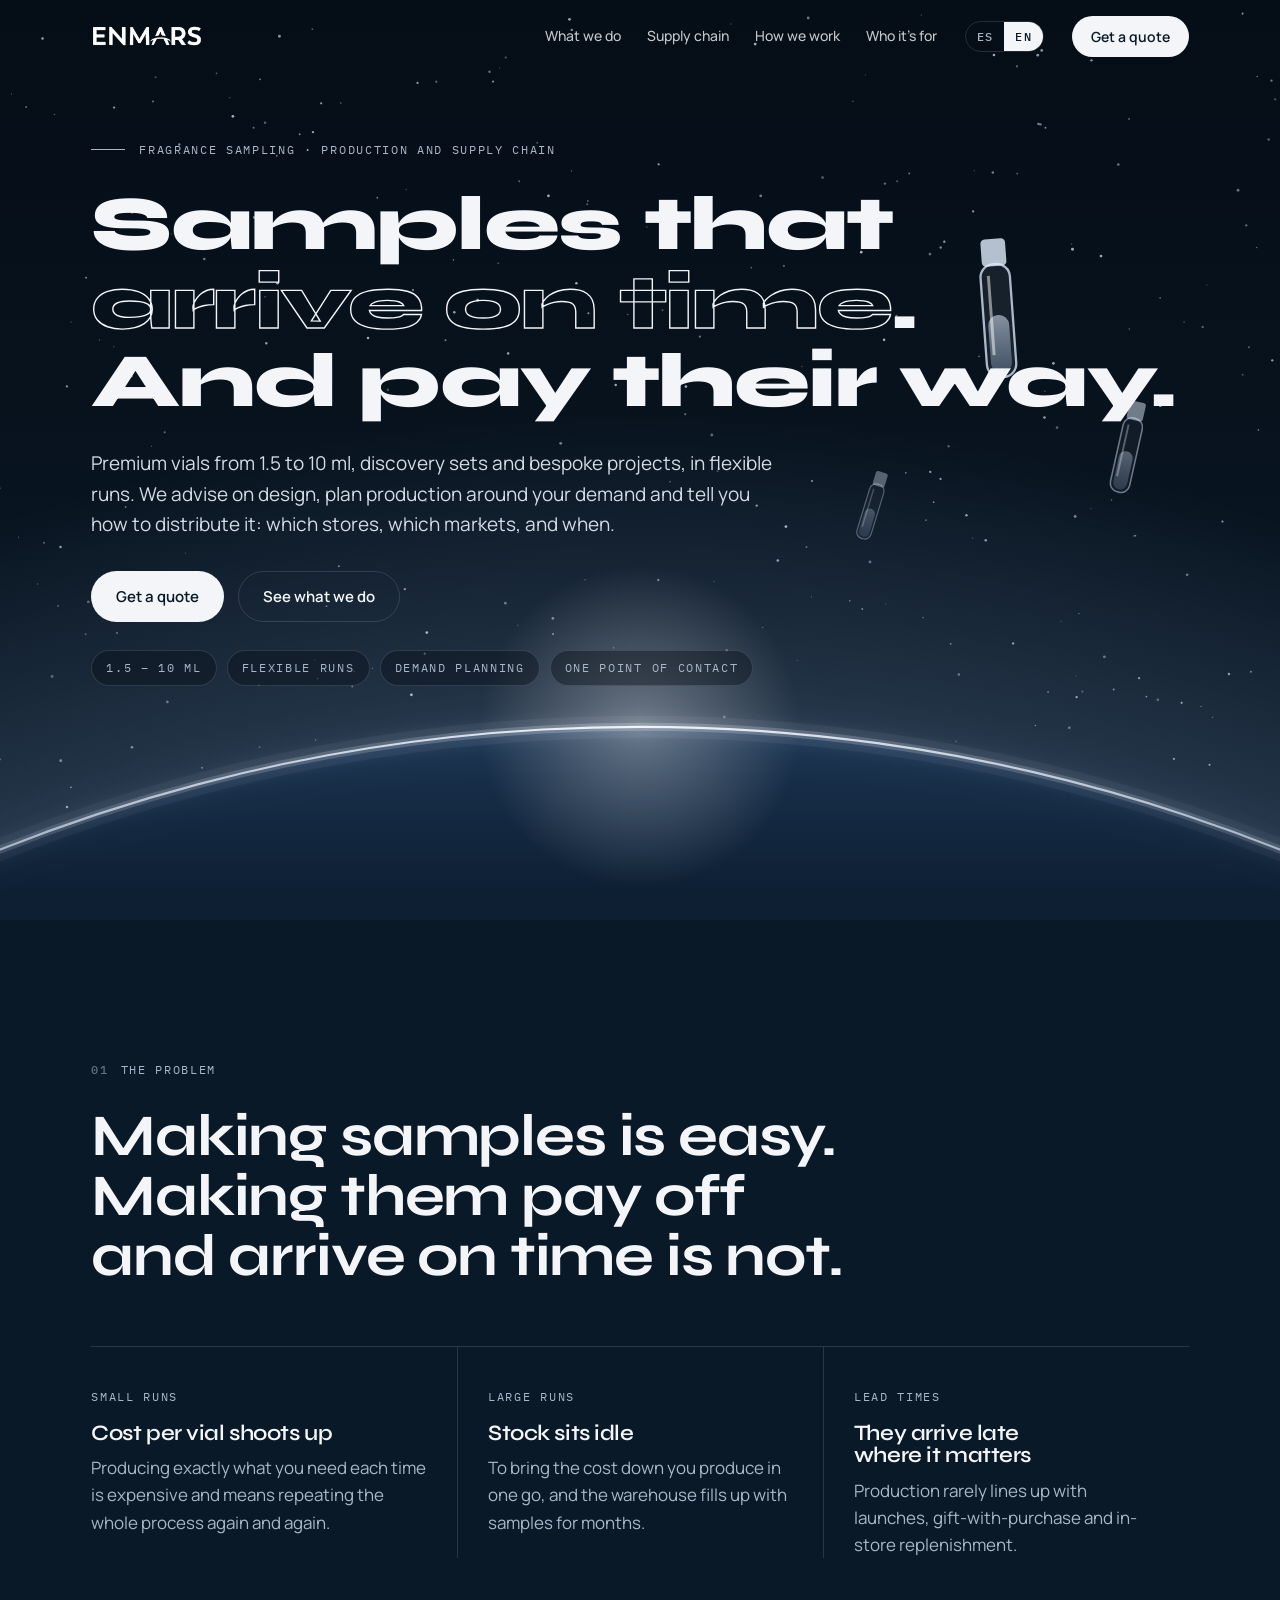
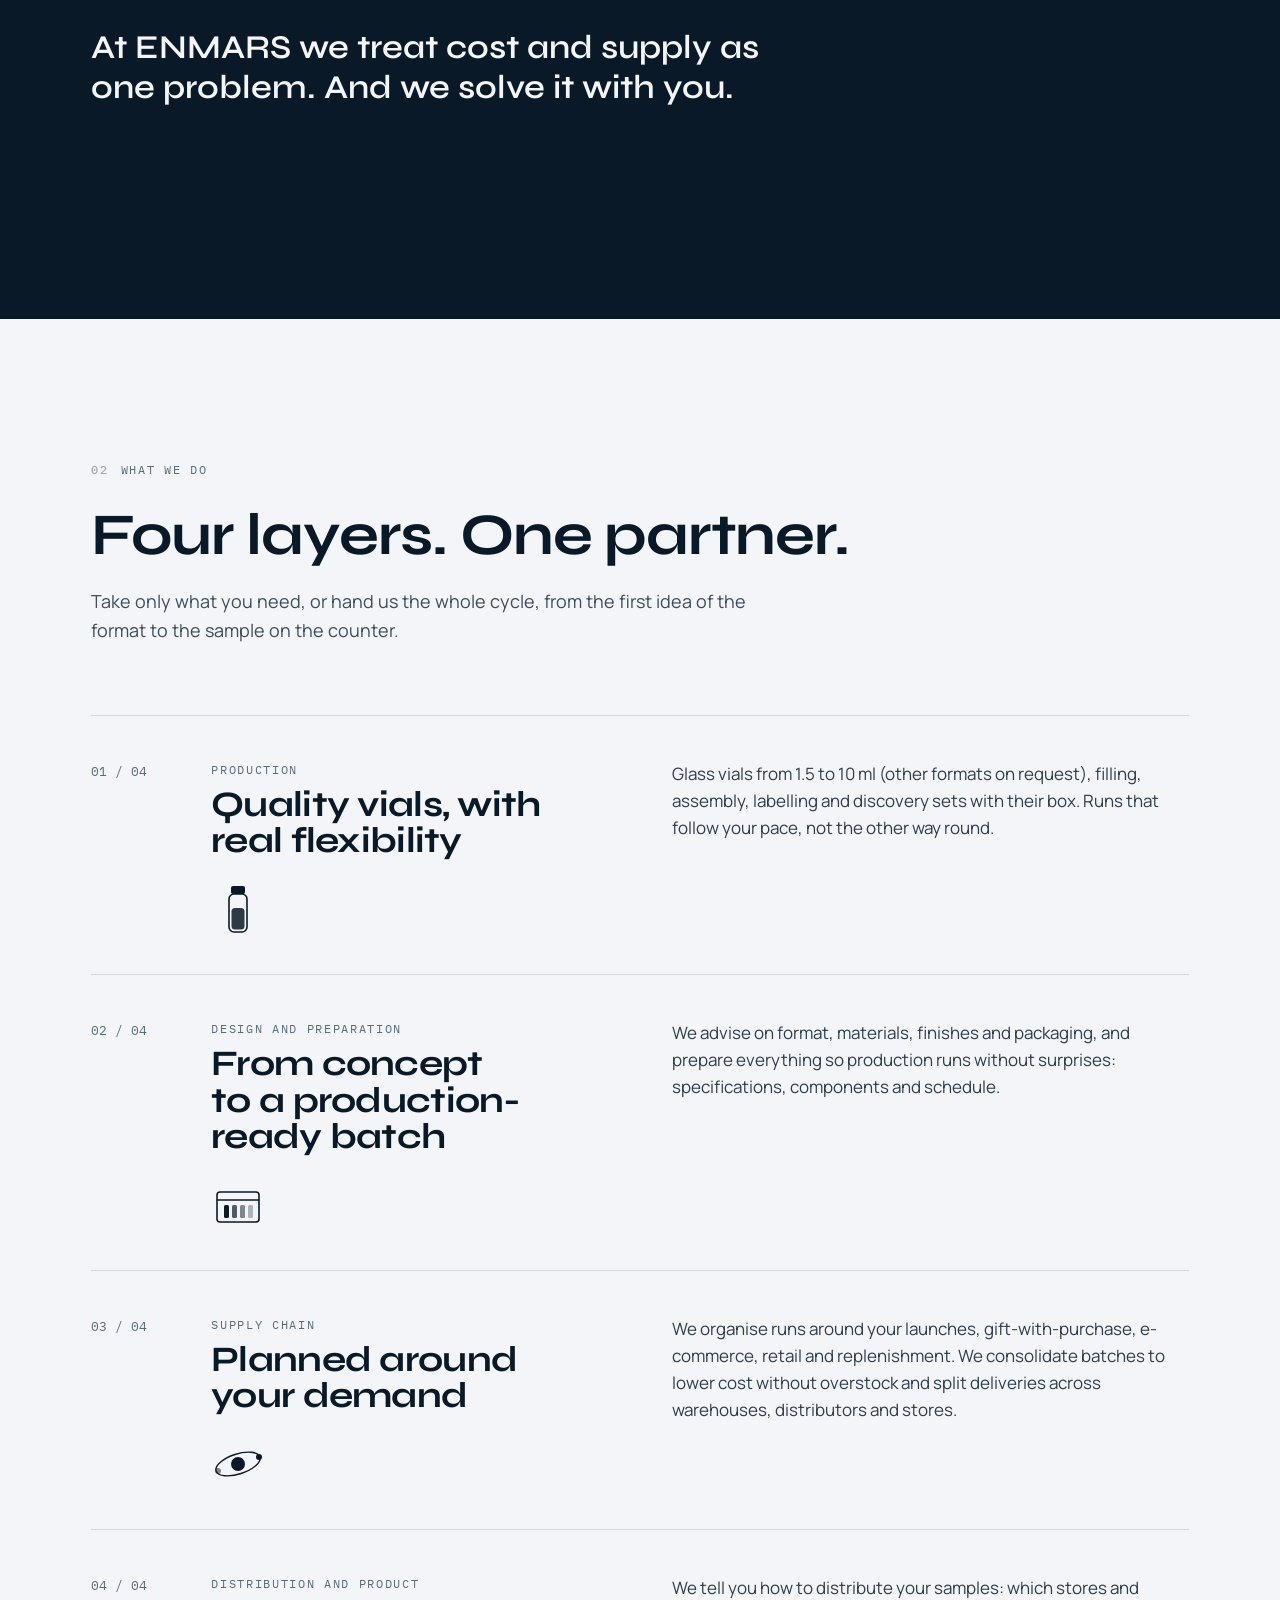
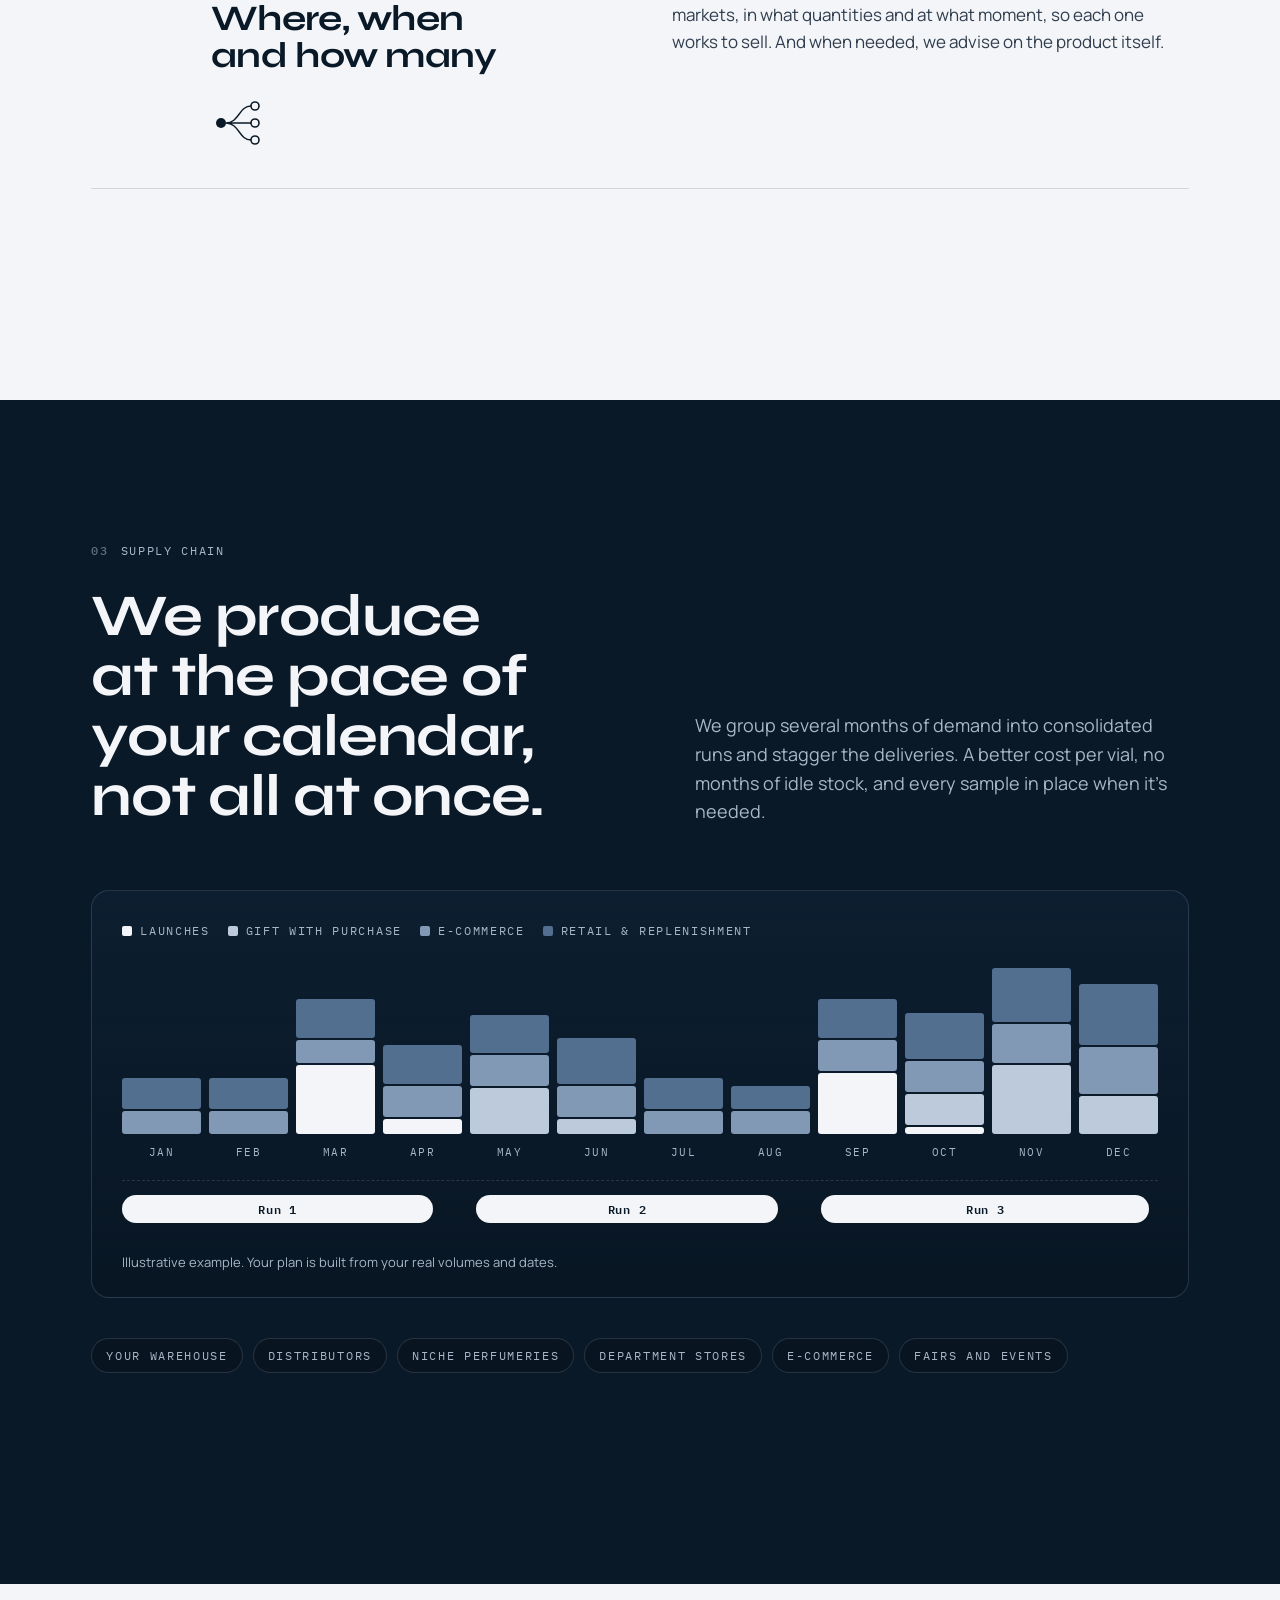
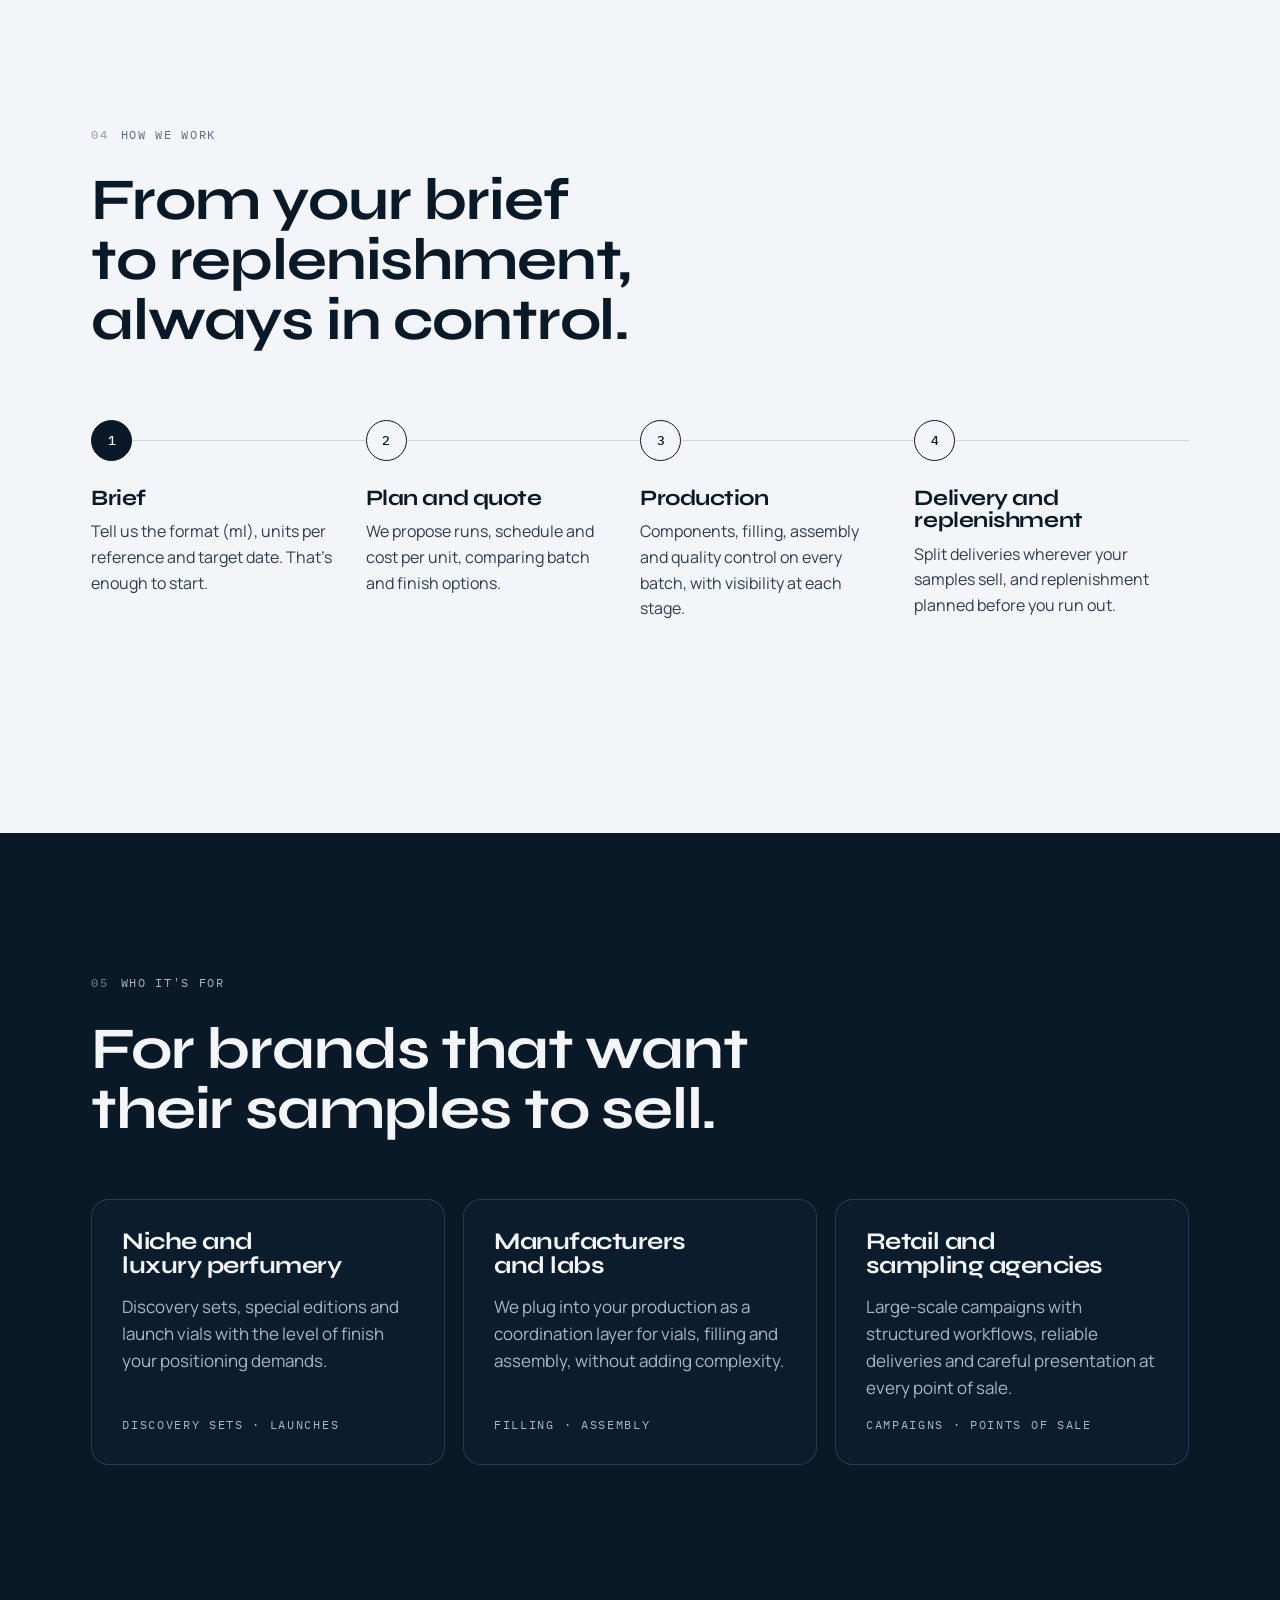
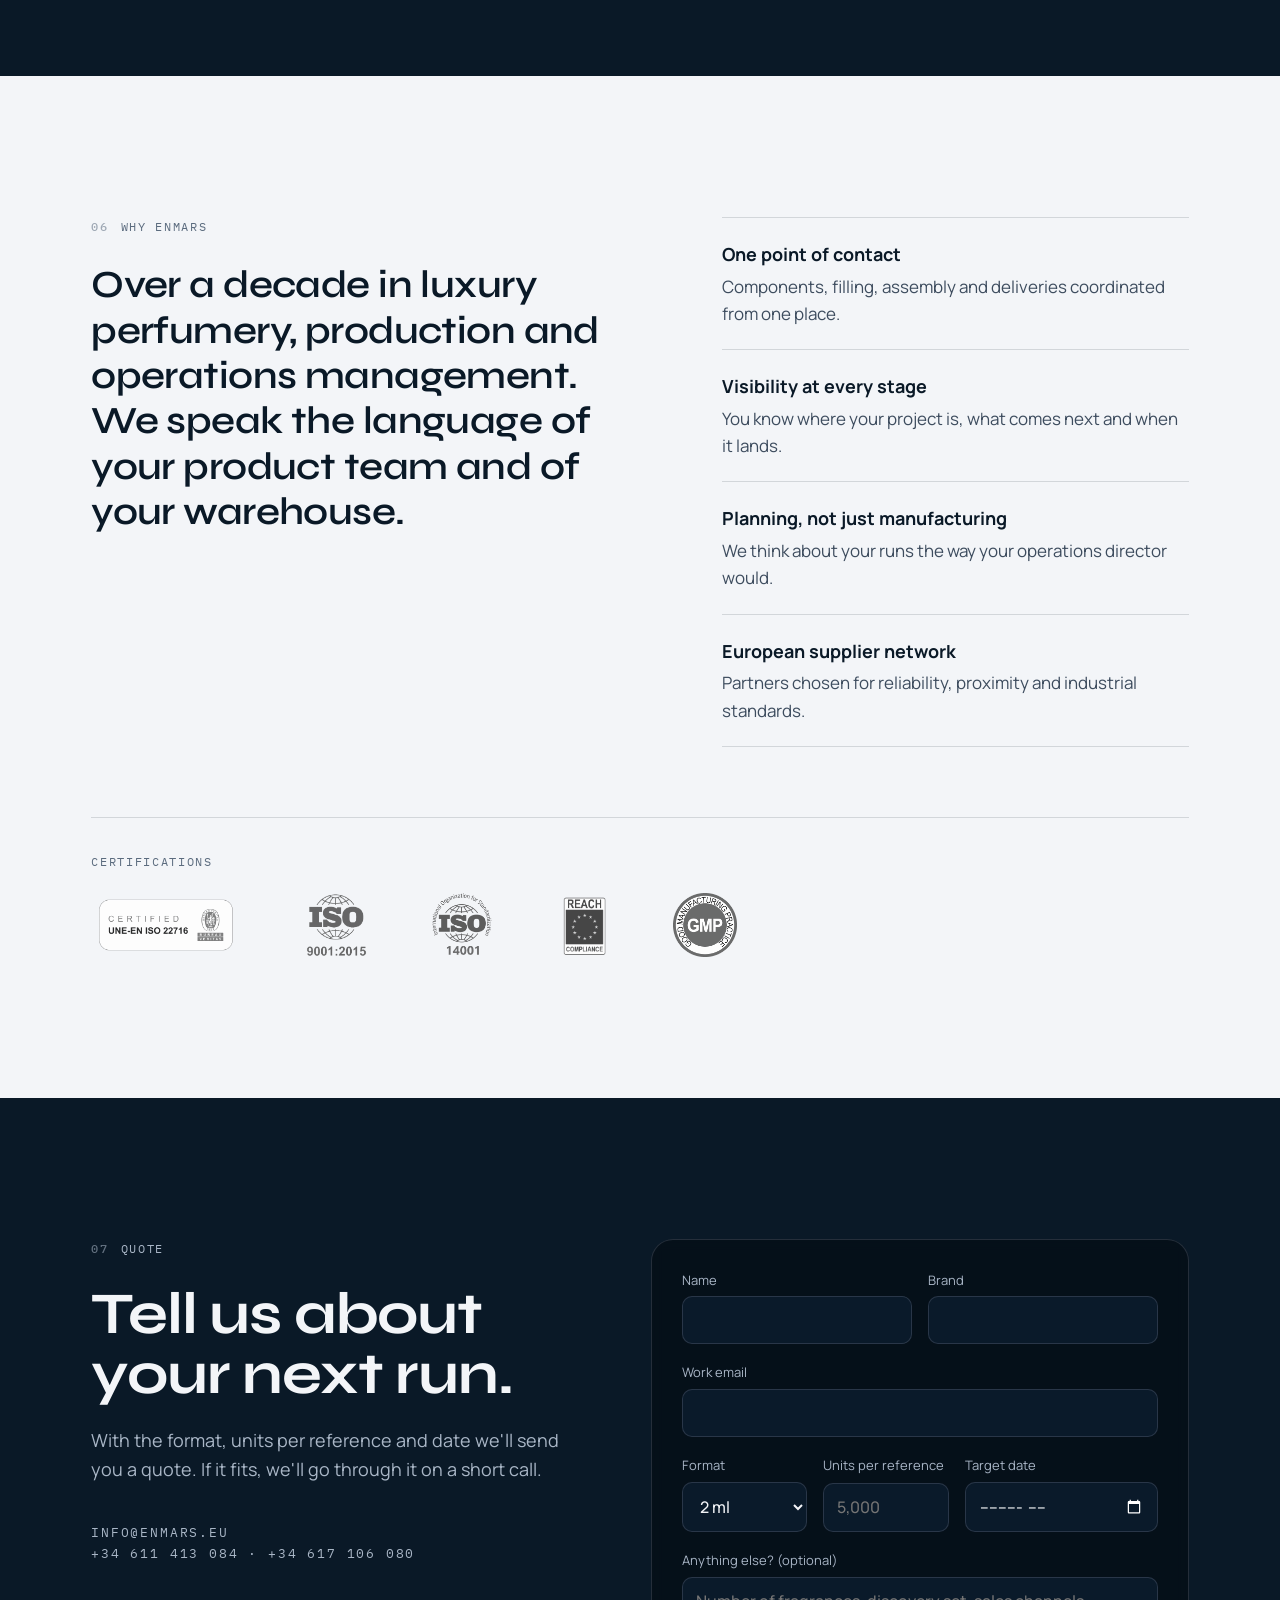
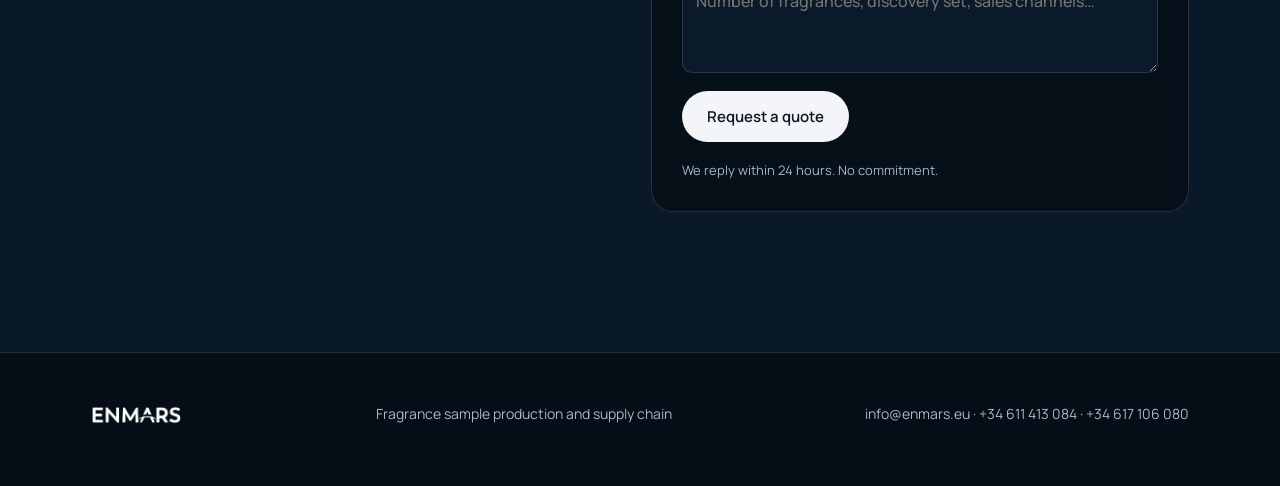
<file: index.html>
<!DOCTYPE html>
<html lang="es">
<head>
<meta charset="utf-8">
<meta name="viewport" content="width=device-width, initial-scale=1">
<title>ENMARS · Muestras de perfumería: producción y supply chain</title>
<meta name="description" content="ENMARS produce viales de perfume de 1,5 a 10 ml, discovery sets y proyectos a medida, y planifica la cadena de suministro de tus muestras para que lleguen a tiempo a cada punto de venta.">
<link rel="canonical" href="https://enmars.eu/">
<link rel="alternate" hreflang="es" href="https://enmars.eu/">
<link rel="alternate" hreflang="en" href="https://enmars.eu/en/">
<link rel="alternate" hreflang="x-default" href="https://enmars.eu/en/">
<meta property="og:type" content="website">
<meta property="og:title" content="ENMARS · Muestras de perfumería: producción y supply chain">
<meta property="og:description" content="ENMARS produce viales de perfume de 1,5 a 10 ml, discovery sets y proyectos a medida, y planifica la cadena de suministro de tus muestras para que lleguen a tiempo a cada punto de venta.">
<meta property="og:url" content="https://enmars.eu/">
<meta property="og:image" content="https://enmars.eu/assets/img/hero-home.jpg">
<meta name="theme-color" content="#050d16">
<link rel="icon" href="/assets/img/logo.jpg">
<script>try{if(!localStorage.getItem("enmars-lang")&&!/^(es|ca|gl|eu)/i.test(navigator.language||""))location.replace("/en/"+location.hash)}catch(e){}</script>
<link rel="preconnect" href="https://fonts.googleapis.com">
<link rel="preconnect" href="https://fonts.gstatic.com" crossorigin>
<link href="https://fonts.googleapis.com/css2?family=Syne:wght@500;600;700;800&family=Manrope:wght@400;500;600;700&family=IBM+Plex+Mono:wght@400;500&display=swap" rel="stylesheet">
<link rel="stylesheet" href="/assets/css/v2.css">
</head>
<body>

<header class="nav" id="nav">
  <div class="wrap">
    <a class="logo" href="#top" aria-label="ENMARS"><img src="/assets/img/logo-white.png" alt="ENMARS"></a>
    <nav class="links">
      <a href="#services">Qué hacemos</a>
      <a href="#chain">Supply chain</a>
      <a href="#process">Cómo trabajamos</a>
      <a href="#who">Para quién</a>
    </nav>
    <div class="lang" role="group" aria-label="Language"><a href="/" data-setlang="es" hreflang="es" aria-current="true">ES</a><a href="/en/" data-setlang="en" hreflang="en">EN</a></div>
    <a class="btn btn-primary" href="#quote">Pide presupuesto</a>
  </div>
</header>

<section class="hero" id="top">
  <canvas id="sky" aria-hidden="true"></canvas>
  <div class="wrap content">
    <p class="eyebrow mono">Muestras de perfumería · producción y supply chain</p>
    <h1>Muestras que <em>llegan a tiempo</em>. Y que salen a cuenta.</h1>
    <p class="sub">Viales premium de 1,5 a 10 ml, discovery sets y proyectos a medida, con tiradas flexibles. Te asesoramos en el diseño, planificamos la producción según tu demanda y te decimos cómo distribuirla: a qué tiendas, en qué mercados y en qué momento.</p>
    <div class="ctas">
      <a class="btn btn-primary" href="#quote">Pide presupuesto</a>
      <a class="btn btn-ghost" href="#services">Ver qué hacemos</a>
    </div>
    <div class="chips">
      <span class="chip mono">1,5 – 10 ml</span>
      <span class="chip mono">Tiradas flexibles</span>
      <span class="chip mono">Planificación de demanda</span>
      <span class="chip mono">Un solo interlocutor</span>
    </div>
  </div>
</section>

<section class="sec navy problem" id="problem">
  <div class="wrap">
    <p class="label mono rv"><b>01</b><span>El problema</span></p>
    <h2 class="h2 rv">Producir muestras es fácil. Que salgan rentables y lleguen a tiempo, no.</h2>
    <div class="grid rv">
      <div class="cell"><span class="mono" style="color:var(--mist)">Tiradas pequeñas</span><h3>El coste por vial se dispara</h3><p>Producir justo lo que necesitas cada vez sale caro y obliga a repetir el proceso una y otra vez.</p></div>
      <div class="cell"><span class="mono" style="color:var(--mist)">Tiradas grandes</span><h3>El stock se queda parado</h3><p>Para bajar el coste se produce de golpe, y el almacén se llena de muestras durante meses.</p></div>
      <div class="cell"><span class="mono" style="color:var(--mist)">Plazos</span><h3>Llegan tarde a donde importan</h3><p>La producción rara vez coincide con lanzamientos, regalos con compra y reposiciones en tienda.</p></div>
    </div>
    <p class="close rv">En ENMARS tratamos coste y suministro como un solo problema. Y lo resolvemos contigo.</p>
  </div>
</section>

<svg class="limb" viewBox="0 0 1200 70" preserveAspectRatio="none" aria-hidden="true" style="background:var(--navy)"><path d="M0 70 C 300 6, 900 6, 1200 70 L1200 70 L0 70Z" fill="#f3f5f8" stroke="none"></path></svg>

<section class="sec light services" id="services">
  <div class="wrap">
    <p class="label mono rv"><b>02</b><span>Qué hacemos</span></p>
    <h2 class="h2 rv">Cuatro capas. Un solo partner.</h2>
    <p class="lead rv">Contrata solo lo que necesites o déjanos todo el ciclo, desde la idea del formato hasta que la muestra está en el mostrador.</p>
    <div class="list">
      <article class="svc rv"><span class="num">01 / 04</span><div><p class="kicker">Producción</p><h3>Viales de calidad, con flexibilidad real</h3><svg class="icon" viewBox="0 0 54 54" aria-hidden="true"><rect x="20" y="4" width="14" height="8" rx="2" fill="#0a1927"/><rect x="18" y="12" width="18" height="38" rx="5" fill="none" stroke="#0a1927" stroke-width="1.6"/><rect x="20.5" y="26" width="13" height="21.5" rx="3.5" fill="#0a1927" opacity=".85"/></svg></div><p>Viales de vidrio de 1,5 a 10 ml (otros formatos bajo pedido), llenado, montaje, etiquetado y discovery sets con su estuche. Tiradas que se adaptan a tu ritmo, no al revés.</p></article>
      <article class="svc rv"><span class="num">02 / 04</span><div><p class="kicker">Diseño y preparación</p><h3>Del concepto al lote listo para producir</h3><svg class="icon" viewBox="0 0 54 54" aria-hidden="true"><rect x="6" y="14" width="42" height="30" rx="3" fill="none" stroke="#0a1927" stroke-width="1.6"/><path d="M6 22h42" stroke="#0a1927" stroke-width="1.6"/><rect x="13" y="27" width="5" height="13" rx="1.5" fill="#0a1927"/><rect x="21" y="27" width="5" height="13" rx="1.5" fill="#0a1927" opacity=".7"/><rect x="29" y="27" width="5" height="13" rx="1.5" fill="#0a1927" opacity=".5"/><rect x="37" y="27" width="5" height="13" rx="1.5" fill="#0a1927" opacity=".3"/></svg></div><p>Te asesoramos en formato, materiales, acabados y packaging, y lo preparamos todo para producir sin sorpresas: especificaciones, componentes y calendario.</p></article>
      <article class="svc rv"><span class="num">03 / 04</span><div><p class="kicker">Cadena de suministro</p><h3>Planificada según tu demanda</h3><svg class="icon" viewBox="0 0 54 54" aria-hidden="true"><circle cx="27" cy="27" r="7" fill="#0a1927"/><ellipse cx="27" cy="27" rx="23" ry="10" fill="none" stroke="#0a1927" stroke-width="1.4" transform="rotate(-18 27 27)"/><circle cx="48" cy="20" r="3" fill="#0a1927"/><circle cx="7" cy="34" r="3" fill="#0a1927" opacity=".5"/></svg></div><p>Organizamos las tiradas según tus lanzamientos, regalos con compra, e-commerce, retail y reposiciones. Consolidamos lotes para bajar el coste sin sobrestock y repartimos las entregas entre almacenes, distribuidores y tiendas.</p></article>
      <article class="svc rv"><span class="num">04 / 04</span><div><p class="kicker">Distribución y producto</p><h3>Dónde, cuándo y cuánto</h3><svg class="icon" viewBox="0 0 54 54" aria-hidden="true"><circle cx="10" cy="27" r="5" fill="#0a1927"/><circle cx="44" cy="10" r="4" fill="none" stroke="#0a1927" stroke-width="1.6"/><circle cx="44" cy="27" r="4" fill="none" stroke="#0a1927" stroke-width="1.6"/><circle cx="44" cy="44" r="4" fill="none" stroke="#0a1927" stroke-width="1.6"/><path d="M15 27 C 28 27, 28 10, 40 10 M15 27 H40 M15 27 C 28 27, 28 44, 40 44" fill="none" stroke="#0a1927" stroke-width="1.4"/></svg></div><p>Te decimos cómo distribuir tus muestras: a qué tiendas y mercados, en qué cantidades y en qué momento, para que cada una trabaje para vender. Y si hace falta, te asesoramos también sobre el propio producto.</p></article>
    </div>
  </div>
</section>

<svg class="limb" viewBox="0 0 1200 70" preserveAspectRatio="none" aria-hidden="true" style="background:var(--moon)"><path d="M0 70 C 300 6, 900 6, 1200 70Z" fill="#0a1927"></path></svg>

<section class="sec navy chain" id="chain">
  <div class="wrap">
    <div class="top">
      <div>
        <p class="label mono rv"><b>03</b><span>Supply chain</span></p>
        <h2 class="h2 rv">Producimos al ritmo de tu calendario, no de golpe.</h2>
      </div>
      <p class="lead rv">Agrupamos la demanda de varios meses en tiradas consolidadas y escalonamos las entregas. Mejor coste por vial, sin meses de stock parado, y cada muestra en su sitio cuando hace falta.</p>
    </div>
    <div class="chart rv" role="img" aria-label="Ejemplo ilustrativo: demanda mensual de muestras por canal y tres tiradas consolidadas a lo largo del año.">
      <div class="legend mono" id="legend"></div>
      <div class="bars" id="bars"></div>
      <div class="months mono" id="months"></div>
      <div class="batches" id="batches"></div>
      <p class="note">Ejemplo ilustrativo. Tu plan se calcula con tus volúmenes y fechas reales.</p>
    </div>
    <div class="dests"><span class="chip mono">Tu almacén</span><span class="chip mono">Distribuidores</span><span class="chip mono">Perfumerías nicho</span><span class="chip mono">Grandes almacenes</span><span class="chip mono">E-commerce</span><span class="chip mono">Ferias y eventos</span></div>
  </div>
</section>

<svg class="limb" viewBox="0 0 1200 70" preserveAspectRatio="none" aria-hidden="true" style="background:var(--navy)"><path d="M0 70 C 300 6, 900 6, 1200 70Z" fill="#f3f5f8"></path></svg>

<section class="sec light" id="process">
  <div class="wrap">
    <p class="label mono rv"><b>04</b><span>Cómo trabajamos</span></p>
    <h2 class="h2 rv">De tu brief a la reposición, sin perder el control.</h2>
    <div class="steps rv">
      <div class="step"><div class="dot">1</div><h3>Brief</h3><p>Nos cuentas el formato (ml), las unidades por referencia y la fecha objetivo. Con eso basta para empezar.</p></div>
      <div class="step"><div class="dot">2</div><h3>Plan y presupuesto</h3><p>Te proponemos tiradas, calendario y coste por unidad, comparando opciones de lote y acabado.</p></div>
      <div class="step"><div class="dot">3</div><h3>Producción</h3><p>Componentes, llenado, montaje y control de calidad en cada lote, con visibilidad en cada etapa.</p></div>
      <div class="step"><div class="dot">4</div><h3>Entrega y reposición</h3><p>Entregas repartidas donde se venden tus muestras, y reposiciones planificadas antes de que falten.</p></div>
    </div>
  </div>
</section>

<svg class="limb" viewBox="0 0 1200 70" preserveAspectRatio="none" aria-hidden="true" style="background:var(--moon)"><path d="M0 70 C 300 6, 900 6, 1200 70Z" fill="#0a1927"></path></svg>

<section class="sec navy who" id="who">
  <div class="wrap">
    <p class="label mono rv"><b>05</b><span>Para quién</span></p>
    <h2 class="h2 rv">Para marcas que quieren que su muestra venda.</h2>
    <div class="cards">
      <article class="card rv"><h3>Perfumería nicho y de lujo</h3><p>Discovery sets, ediciones especiales y viales de lanzamiento con el nivel de acabado que exige tu posicionamiento.</p><span class="mono">Discovery sets · Lanzamientos</span></article>
      <article class="card rv"><h3>Fabricantes y laboratorios</h3><p>Nos integramos en tu producción como capa de coordinación para viales, llenado y montaje, sin añadir complejidad.</p><span class="mono">Llenado · Montaje</span></article>
      <article class="card rv"><h3>Retail y agencias de sampling</h3><p>Campañas a gran escala con flujos estructurados, entregas fiables y presentación cuidada en cada punto de venta.</p><span class="mono">Campañas · Puntos de venta</span></article>
    </div>
  </div>
</section>

<svg class="limb" viewBox="0 0 1200 70" preserveAspectRatio="none" aria-hidden="true" style="background:var(--navy)"><path d="M0 70 C 300 6, 900 6, 1200 70Z" fill="#f3f5f8"></path></svg>

<section class="sec light why" id="why">
  <div class="wrap">
    <div>
      <p class="label mono rv"><b>06</b><span>Por qué ENMARS</span></p>
      <blockquote class="rv">Más de una década en perfumería de lujo, producción y dirección de operaciones. Hablamos el idioma de tu equipo de producto y el de tu almacén.</blockquote>
    </div>
    <ul class="rv">
      <li><b>Un solo interlocutor</b><span>Componentes, llenado, montaje y entregas coordinados desde un mismo sitio.</span></li>
      <li><b>Visibilidad en cada etapa</b><span>Sabes dónde está tu proyecto, qué viene después y cuándo llega.</span></li>
      <li><b>Planificación, no solo fabricación</b><span>Pensamos tus tiradas como lo haría tu director de operaciones.</span></li>
      <li><b>Red europea de proveedores</b><span>Socios seleccionados por fiabilidad, cercanía y estándares industriales.</span></li>
    </ul>
    <div class="certs rv">
      <p class="label mono">Certificaciones</p>
      <div class="logos"><img src="/assets/img/cert-iso22716.png" alt="ISO 22716 GMP cosmetics" loading="lazy"><img src="/assets/img/cert-iso9001.png" alt="ISO 9001:2015" loading="lazy"><img src="/assets/img/cert-iso14001.png" alt="ISO 14001" loading="lazy"><img src="/assets/img/cert-reach.png" alt="REACH compliance" loading="lazy"><img src="/assets/img/cert-gmp.png" alt="GMP" loading="lazy"></div>
    </div>
  </div>
</section>

<section class="sec navy cta" id="quote">
  <canvas id="sky2" aria-hidden="true"></canvas>
  <div class="wrap">
    <div>
      <p class="label mono"><b>07</b><span>Presupuesto</span></p>
      <h2 class="h2">Cuéntanos tu próxima tirada.</h2>
      <p class="lead">Con el formato, las unidades por referencia y la fecha te enviamos un presupuesto. Si encaja, lo comentamos en una llamada corta.</p>
      <p class="lead mono" style="font-size:13px;margin-top:40px">info@enmars.eu<br>+34 611 413 084 · +34 617 106 080</p>
    </div>
    <form id="qform" action="https://formsubmit.co/04cfa8021154f2945fa90f15d4ffe695" method="POST">
      <input type="hidden" name="_cc" value="lucas@enmars.eu">
      <input type="hidden" name="_subject" value="Nueva solicitud de presupuesto · enmars.eu">
      <input type="hidden" name="_template" value="table">
      <input type="hidden" name="_captcha" value="false">
      <input type="hidden" name="_next" value="https://enmars.eu/?sent=1#quote">
      <input type="text" name="_honey" style="display:none" tabindex="-1" autocomplete="off">
      <div class="row2">
        <label for="f-name"><span>Nombre</span><input id="f-name" name="name" autocomplete="name" required></label>
        <label for="f-brand"><span>Marca</span><input id="f-brand" name="brand" autocomplete="organization"></label>
      </div>
      <label for="f-email"><span>Email profesional</span><input id="f-email" name="email" type="email" autocomplete="email" required></label>
      <div class="row3">
        <label for="f-ml"><span>Formato</span>
          <select id="f-ml" name="format"><option>1,5 ml</option><option selected>2 ml</option><option>3 ml</option><option>5 ml</option><option>10 ml</option><option>Otro</option></select>
        </label>
        <label for="f-units"><span>Unidades por referencia</span><input id="f-units" name="units" inputmode="numeric" placeholder="5.000"></label>
        <label for="f-date"><span>Fecha objetivo</span><input id="f-date" name="date" type="month"></label>
      </div>
      <label for="f-msg"><span>Cuéntanos algo más (opcional)</span><textarea id="f-msg" name="message" placeholder="Nº de fragancias, discovery set, canales de venta…"></textarea></label>
      <button class="btn btn-primary" type="submit" style="justify-self:start">Pedir presupuesto</button>
      <p class="ok" id="ok" role="status"></p>
      <p class="formnote">Respondemos en menos de 24 h. Sin compromiso.</p>
    </form>
  </div>
</section>

<footer>
  <div class="wrap">
    <img src="/assets/img/logo-white.png" alt="ENMARS">
    <span>Producción y supply chain de muestras de perfumería</span>
    <span>info@enmars.eu · +34 611 413 084 · +34 617 106 080</span>
  </div>
</footer>


<script>window.ENMARS_I18N = {"legend": ["Lanzamientos", "Regalo con compra", "E-commerce", "Retail y reposición"], "months": ["Ene", "Feb", "Mar", "Abr", "May", "Jun", "Jul", "Ago", "Sep", "Oct", "Nov", "Dic"], "batch": "Tirada", "sending": "Enviando…", "sent": "¡Gracias! Hemos recibido tu solicitud y te responderemos en menos de 24 h.", "failed": "No se ha podido enviar. Escríbenos a <a href=\"mailto:info@enmars.eu\">info@enmars.eu</a>."};</script>
<script src="/assets/js/v2.js"></script>
</body>
</html>
</file>
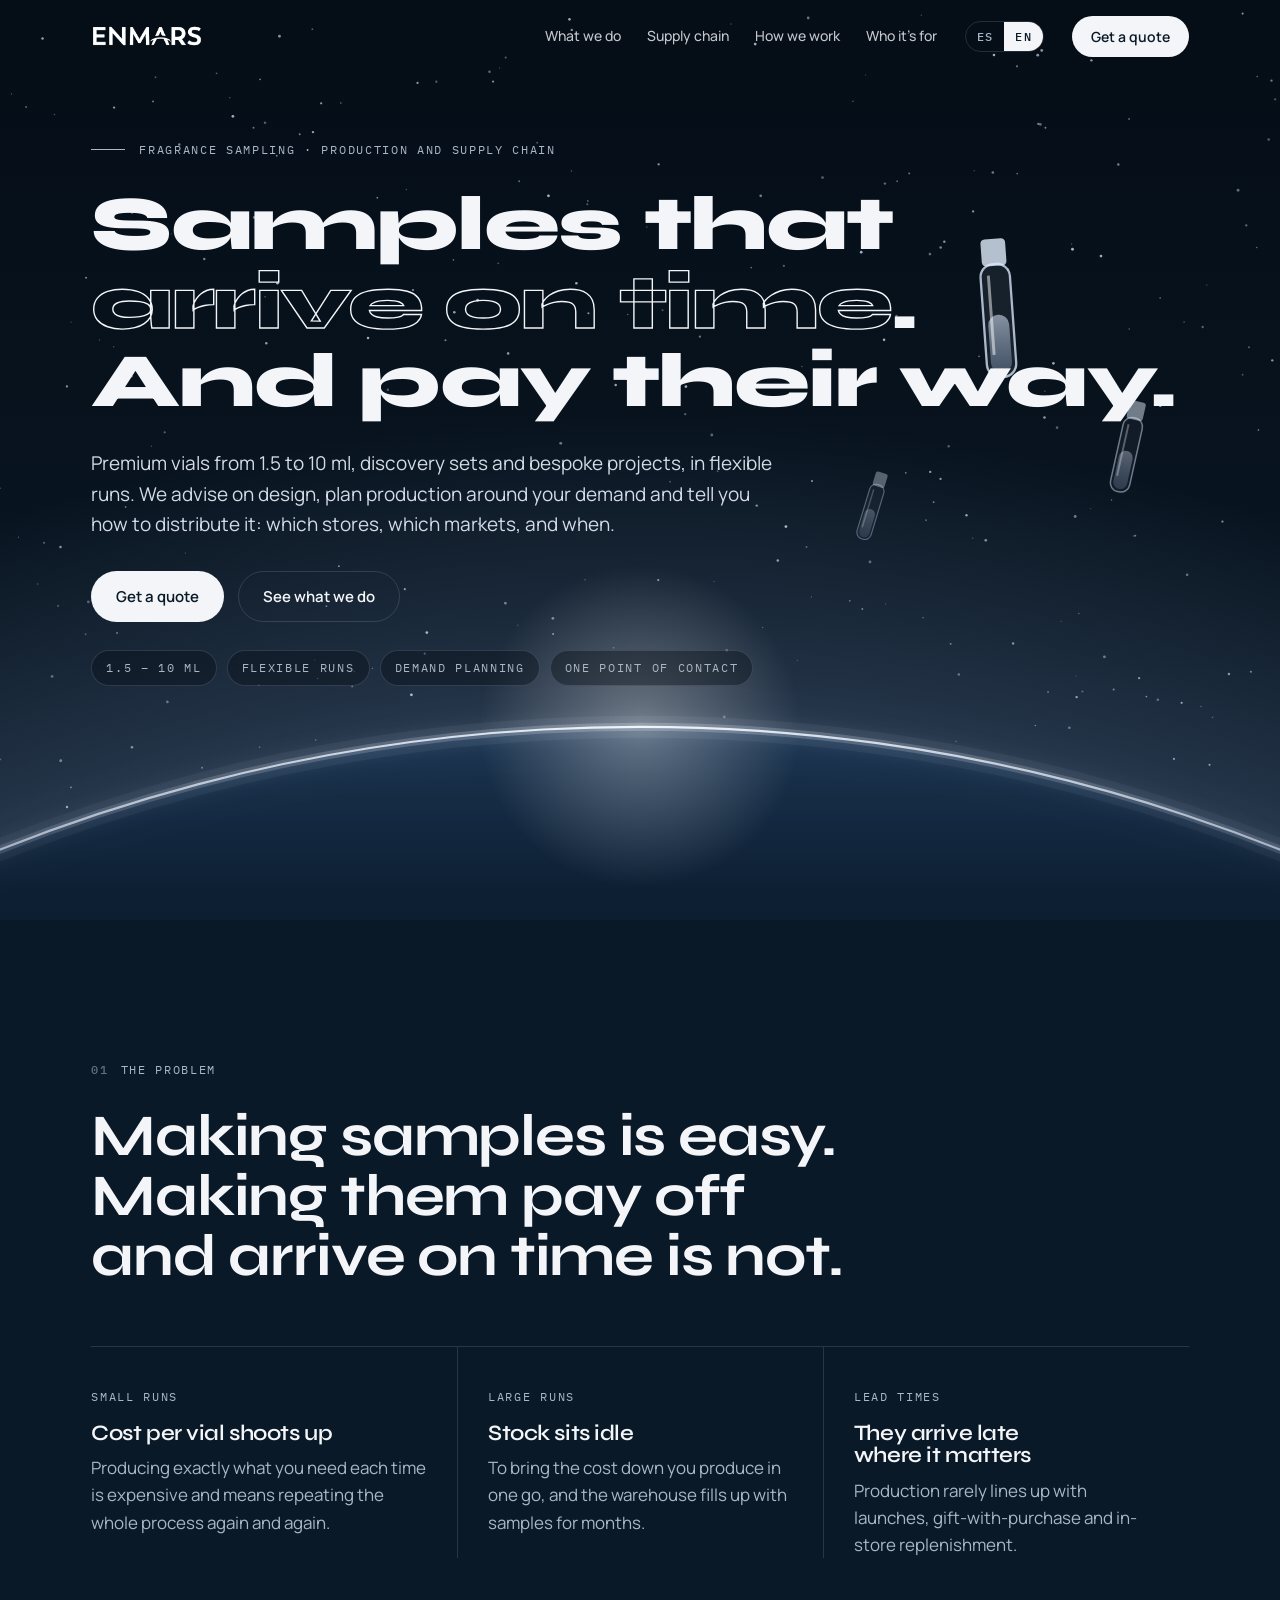
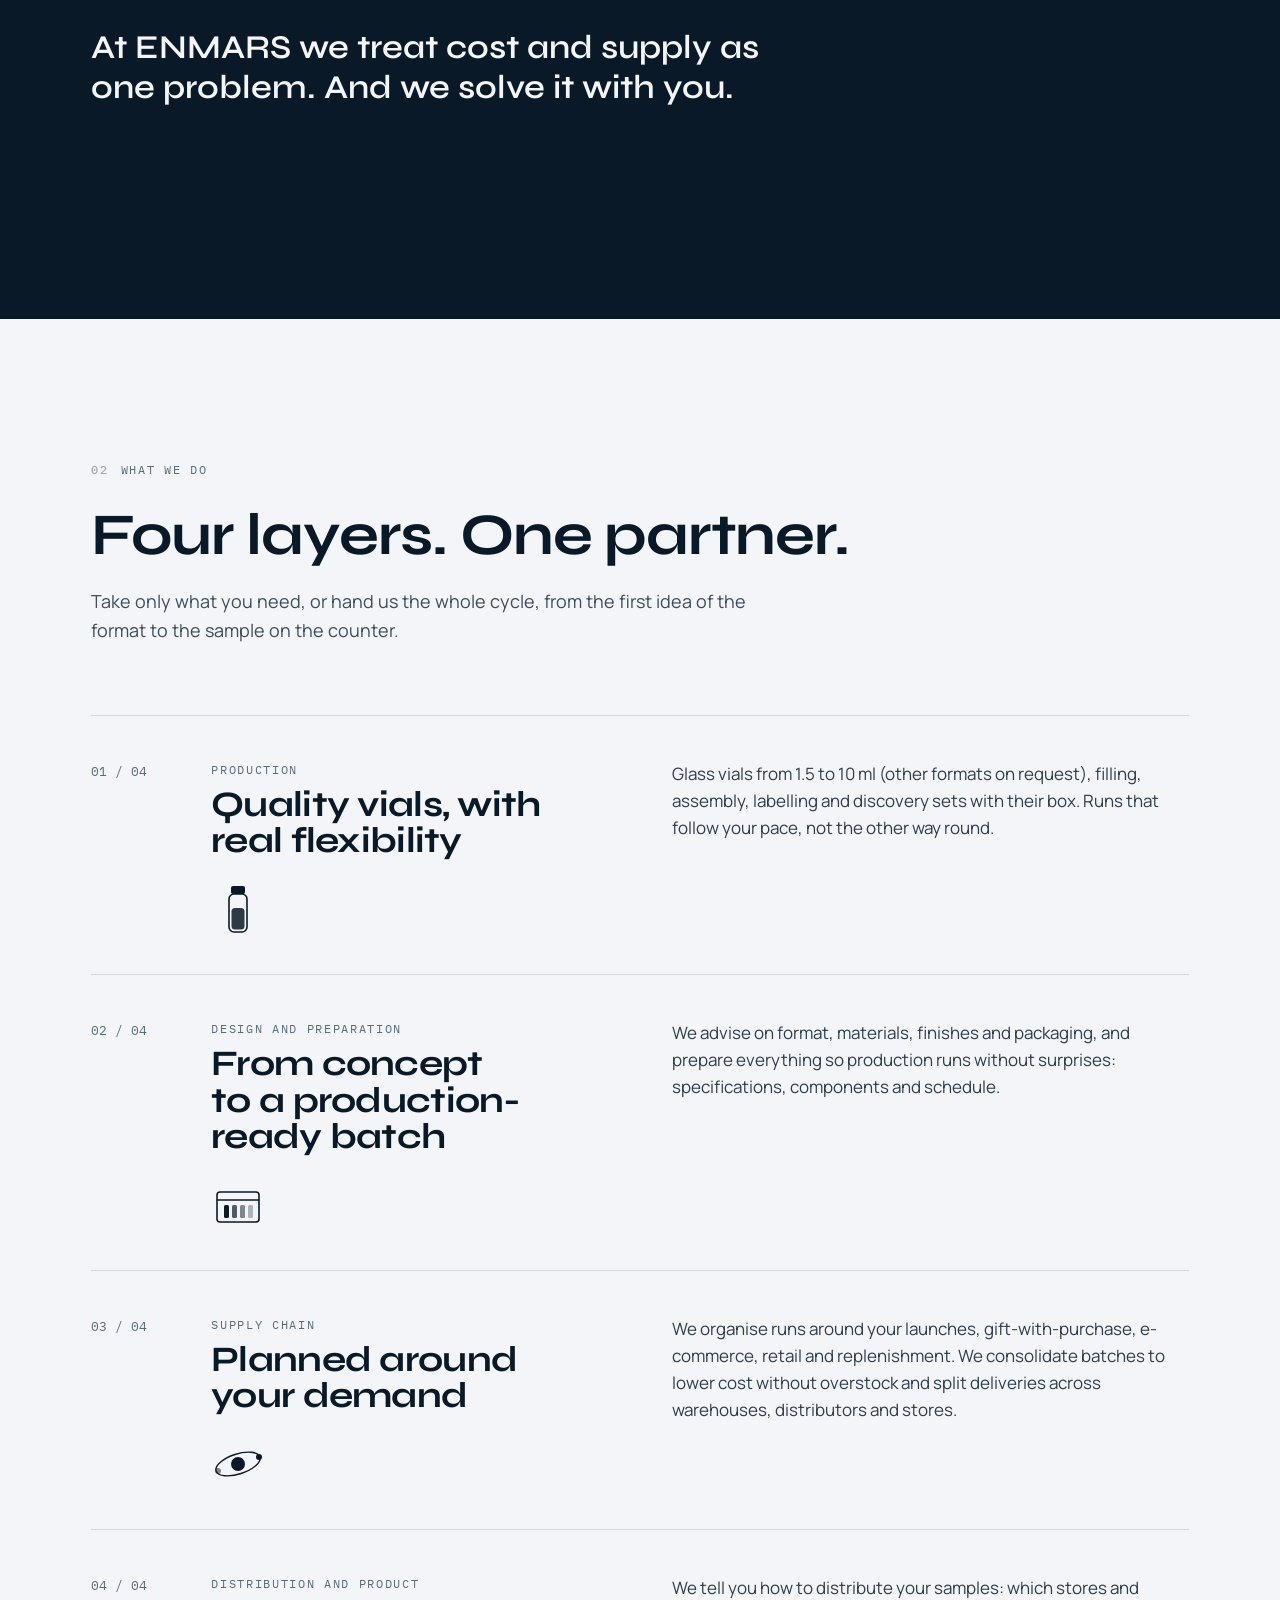
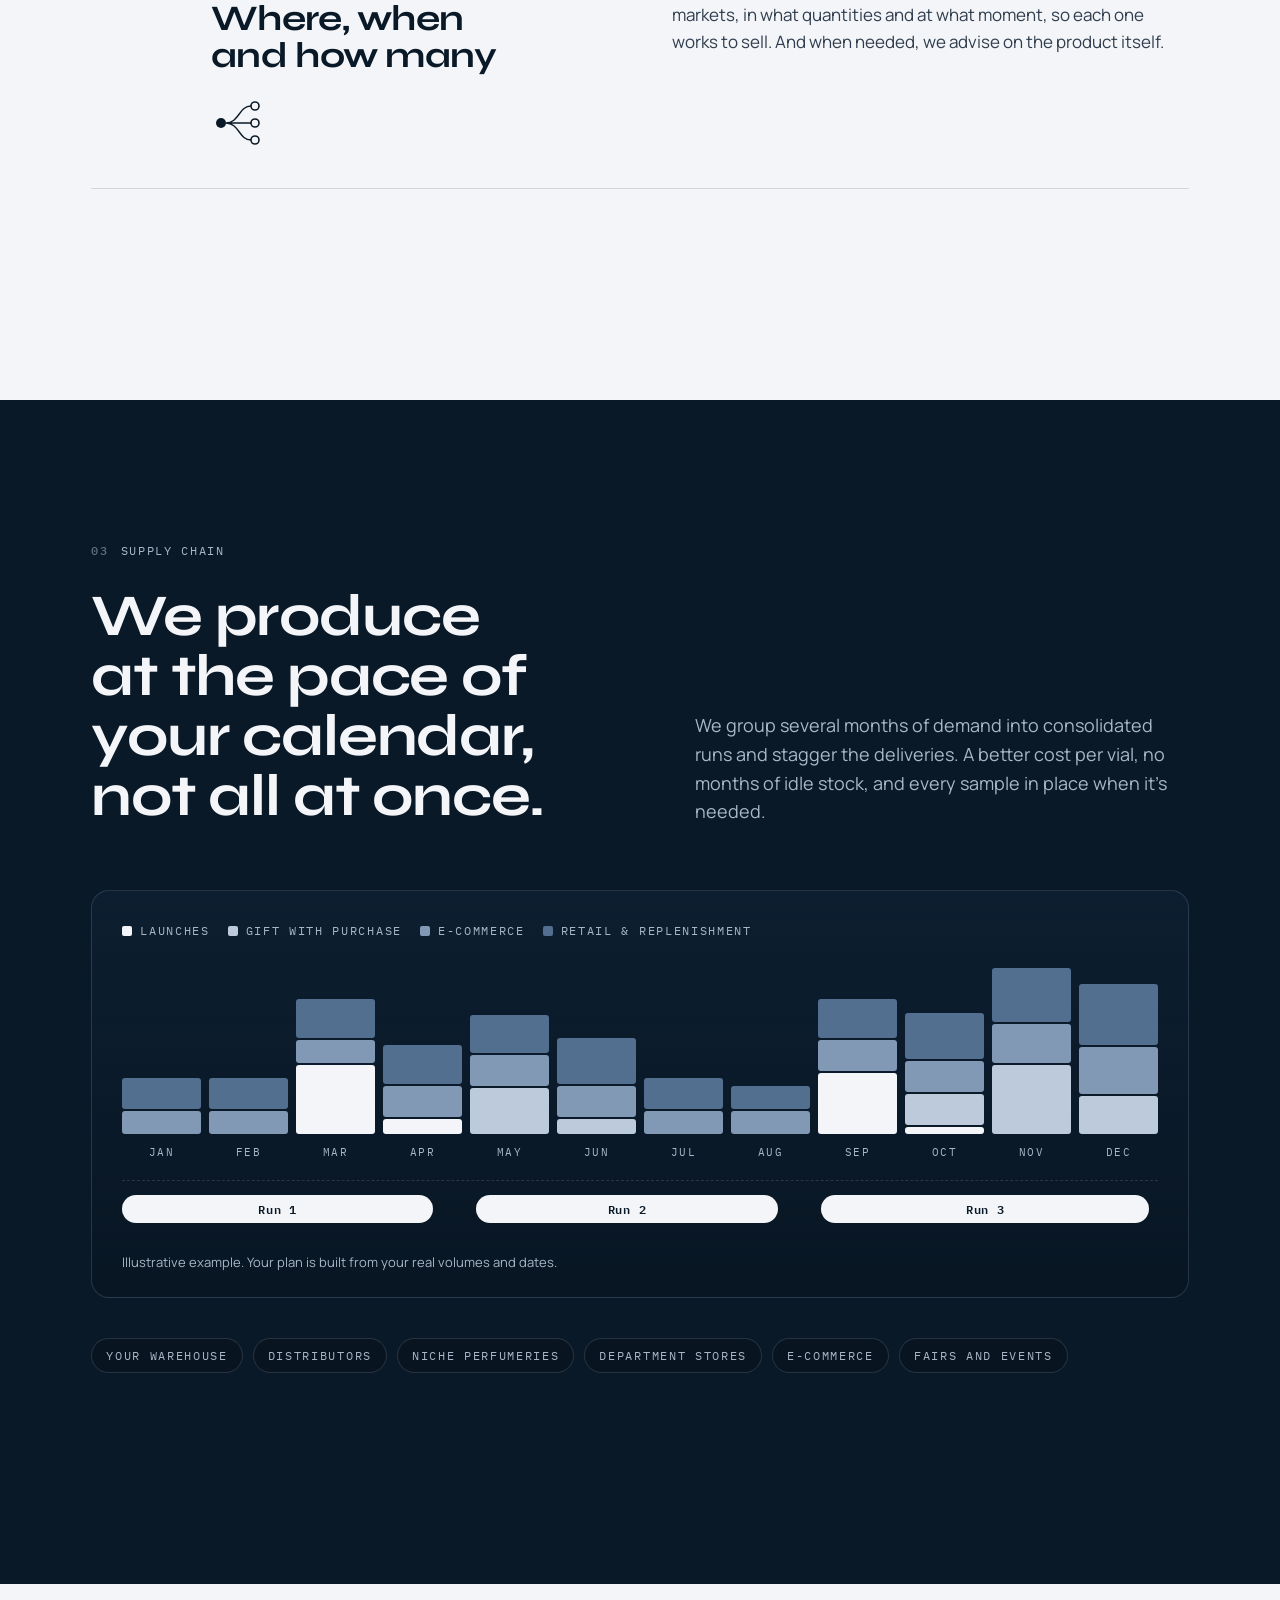
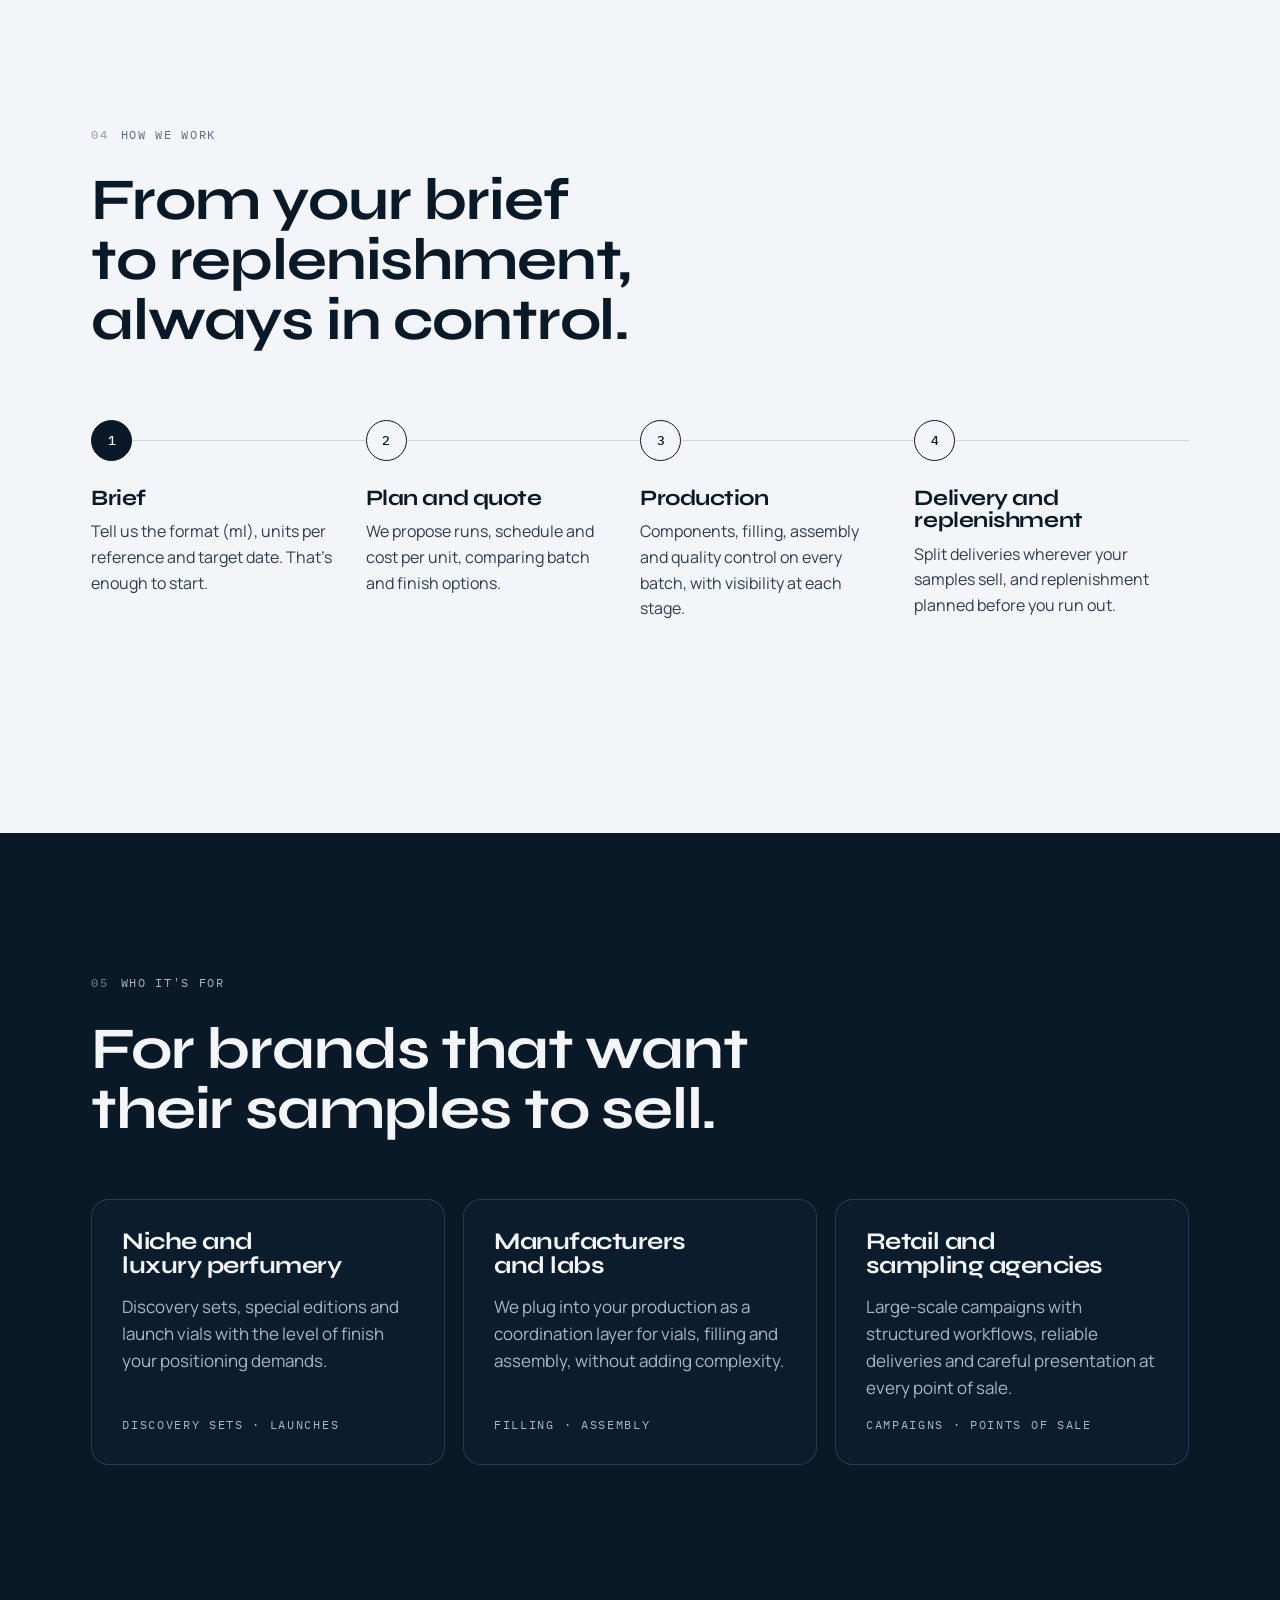
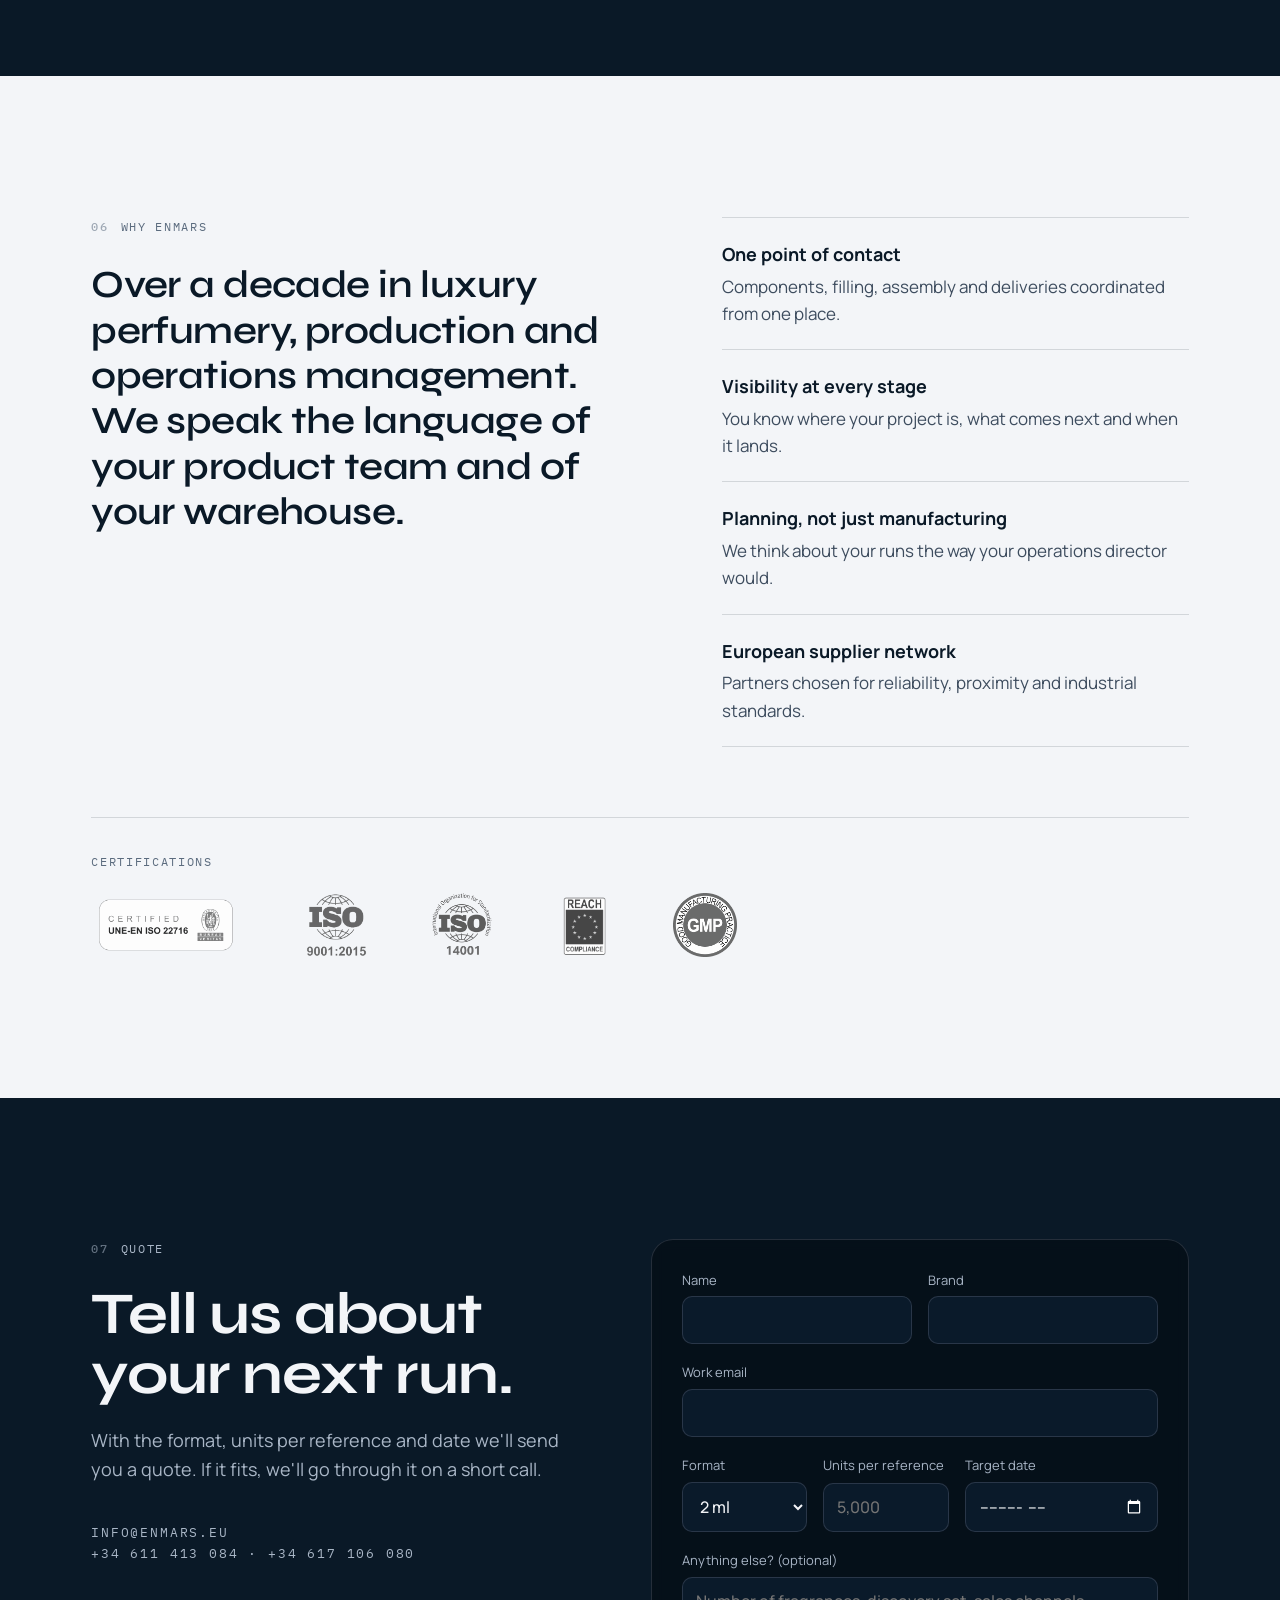
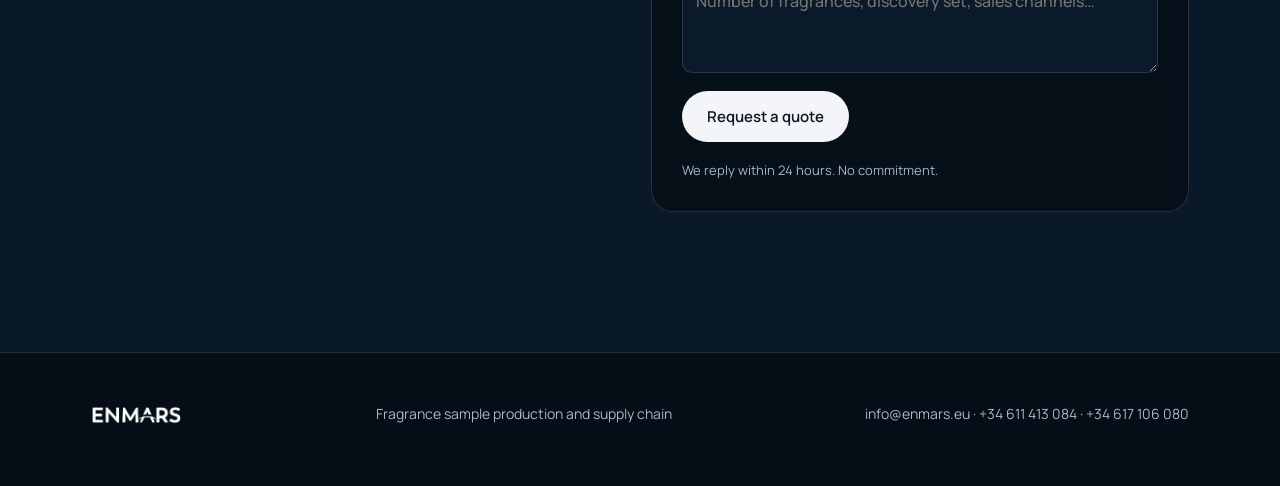
<file: contact/index.html>
<!DOCTYPE html>
<html lang="es"><head><meta charset="utf-8"><title>ENMARS</title>
<link rel="canonical" href="https://enmars.eu/">
<meta name="robots" content="noindex">
<meta http-equiv="refresh" content="0; url=/#quote">
<script>location.replace("/#quote")</script></head>
<body><a href="/#quote">ENMARS</a></body></html>
</file>
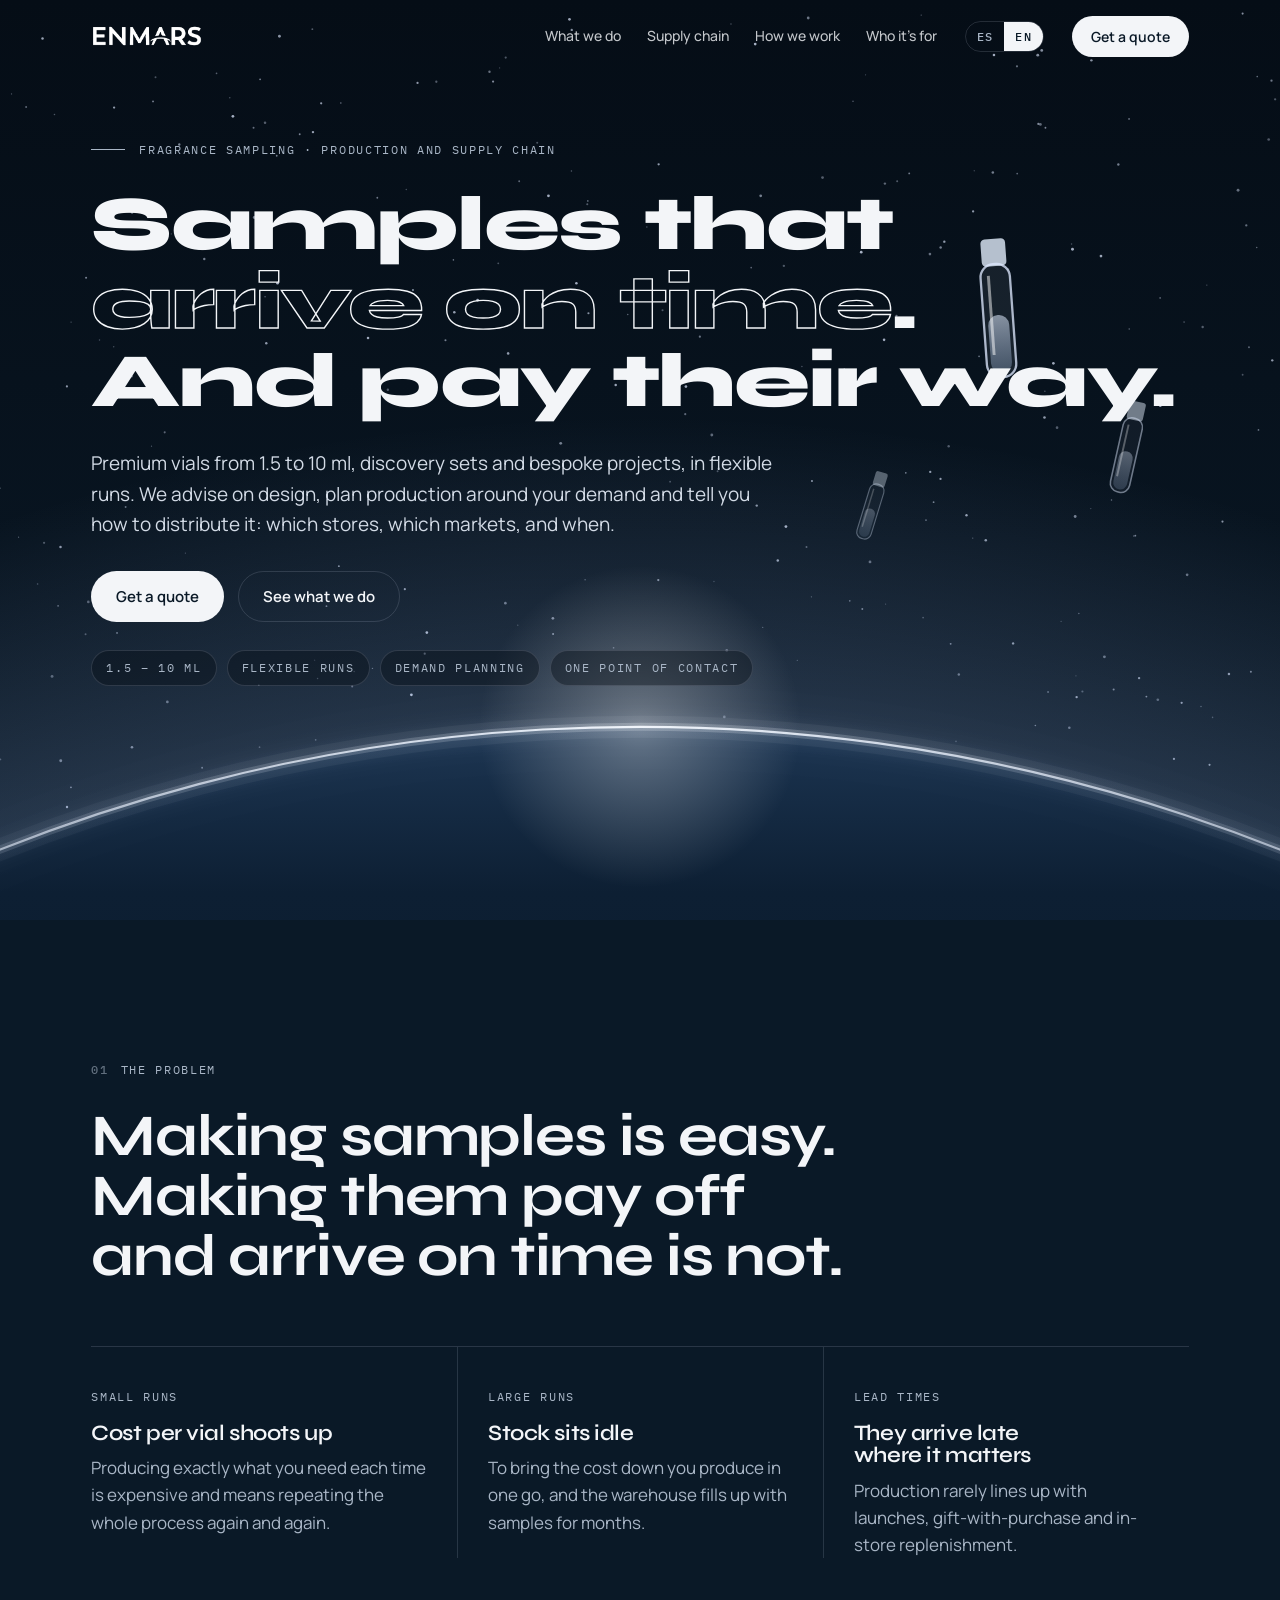
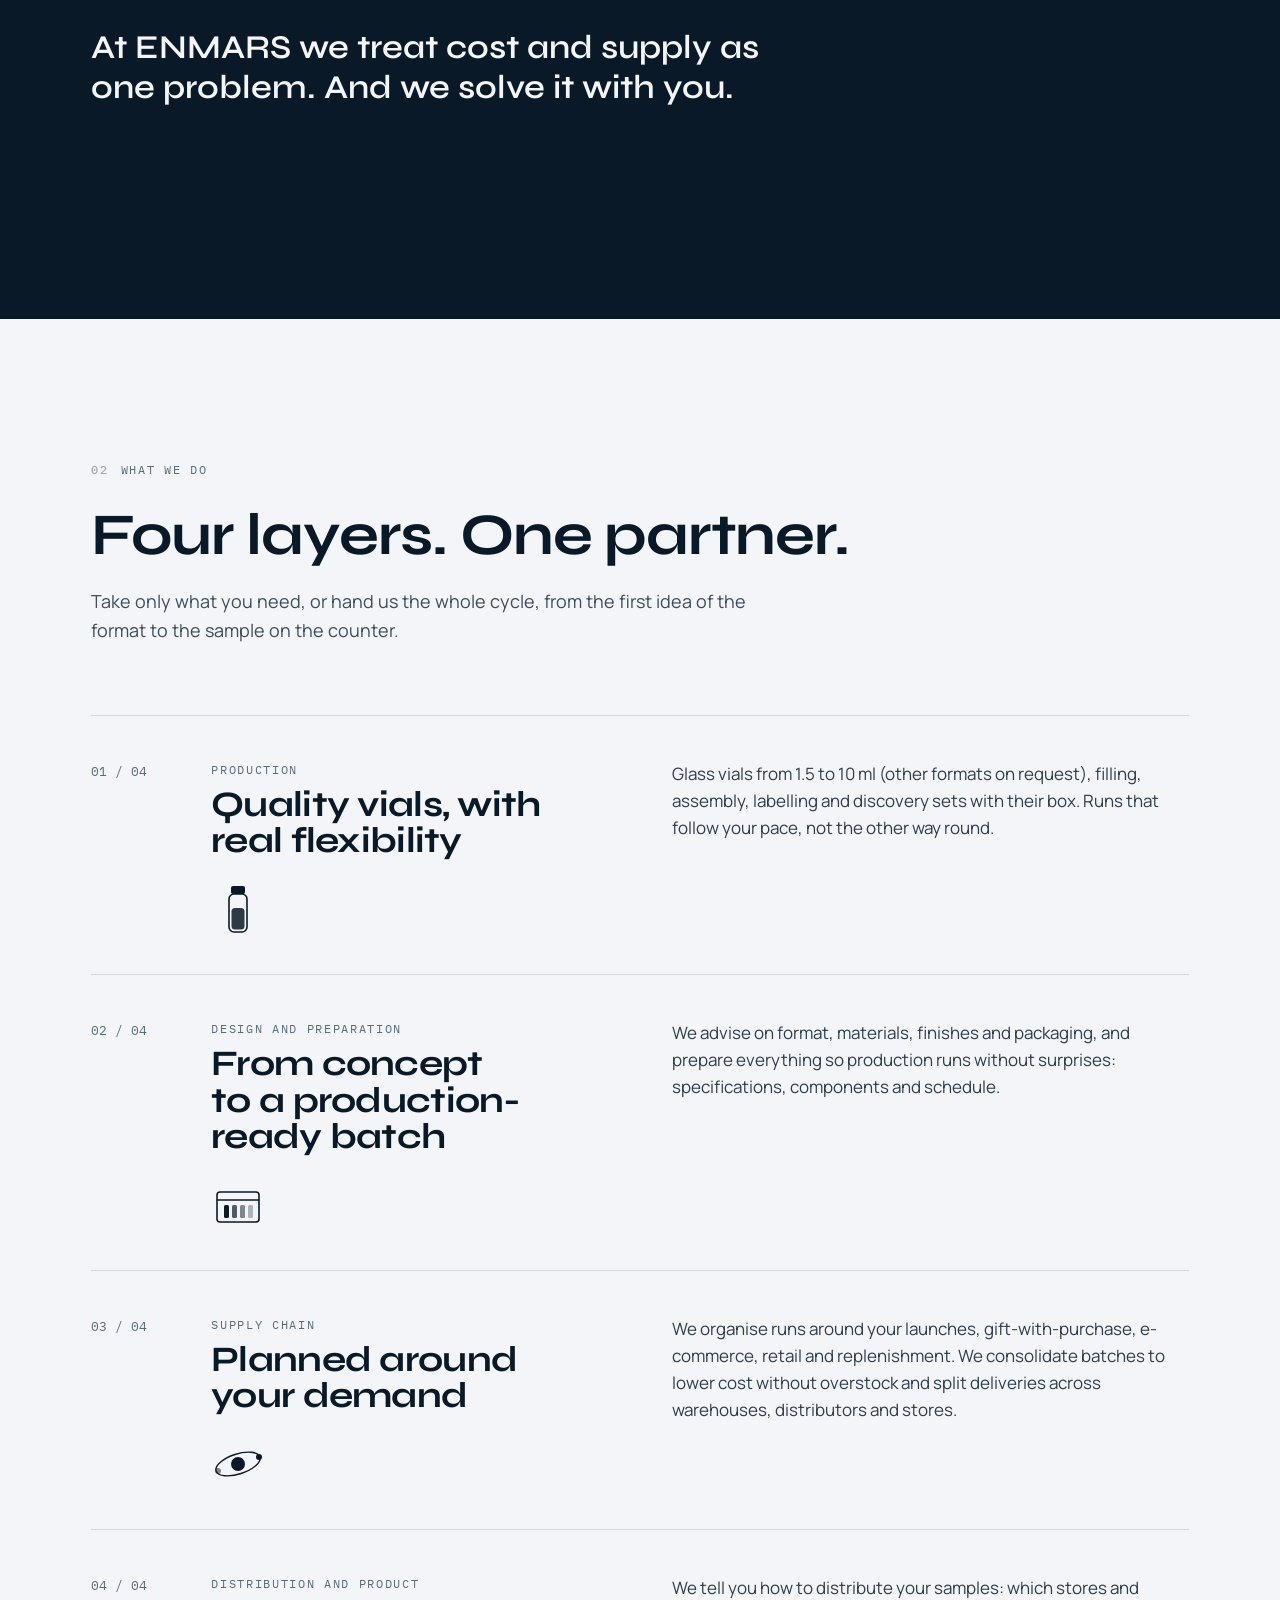
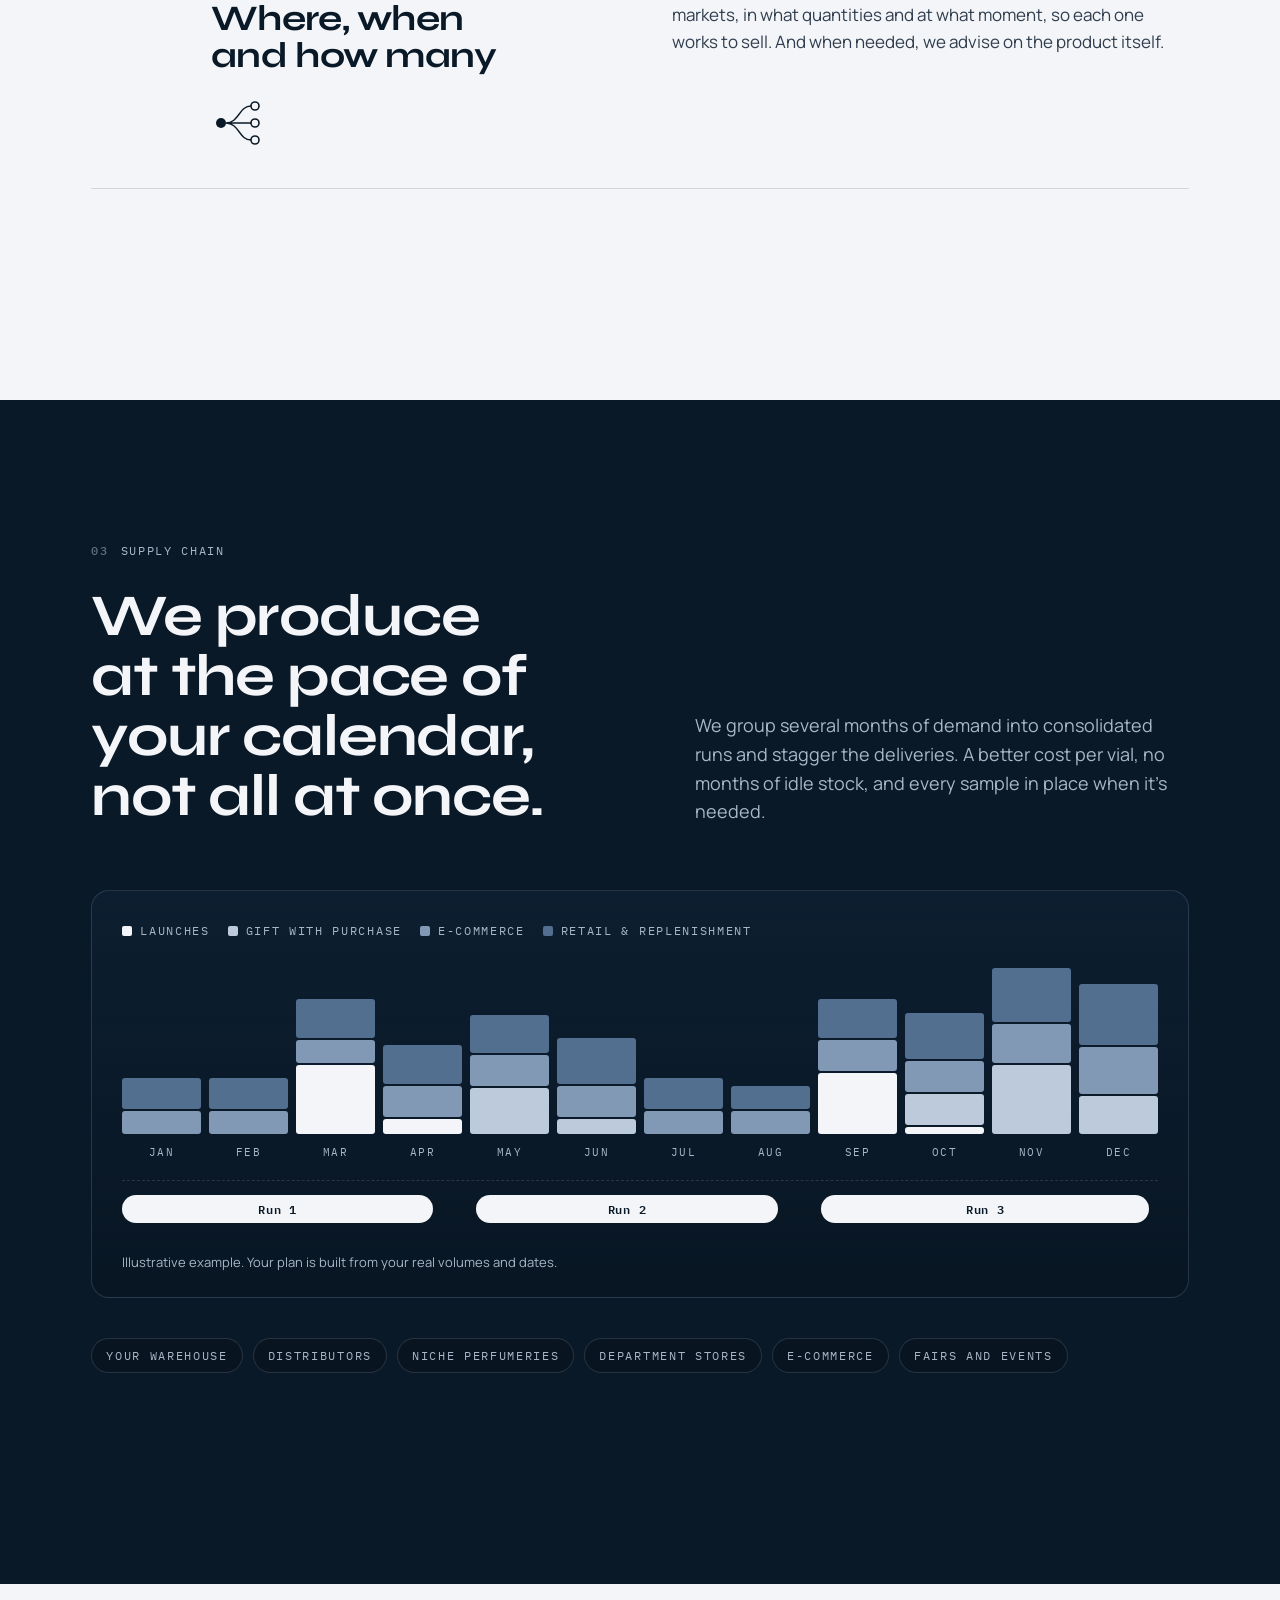
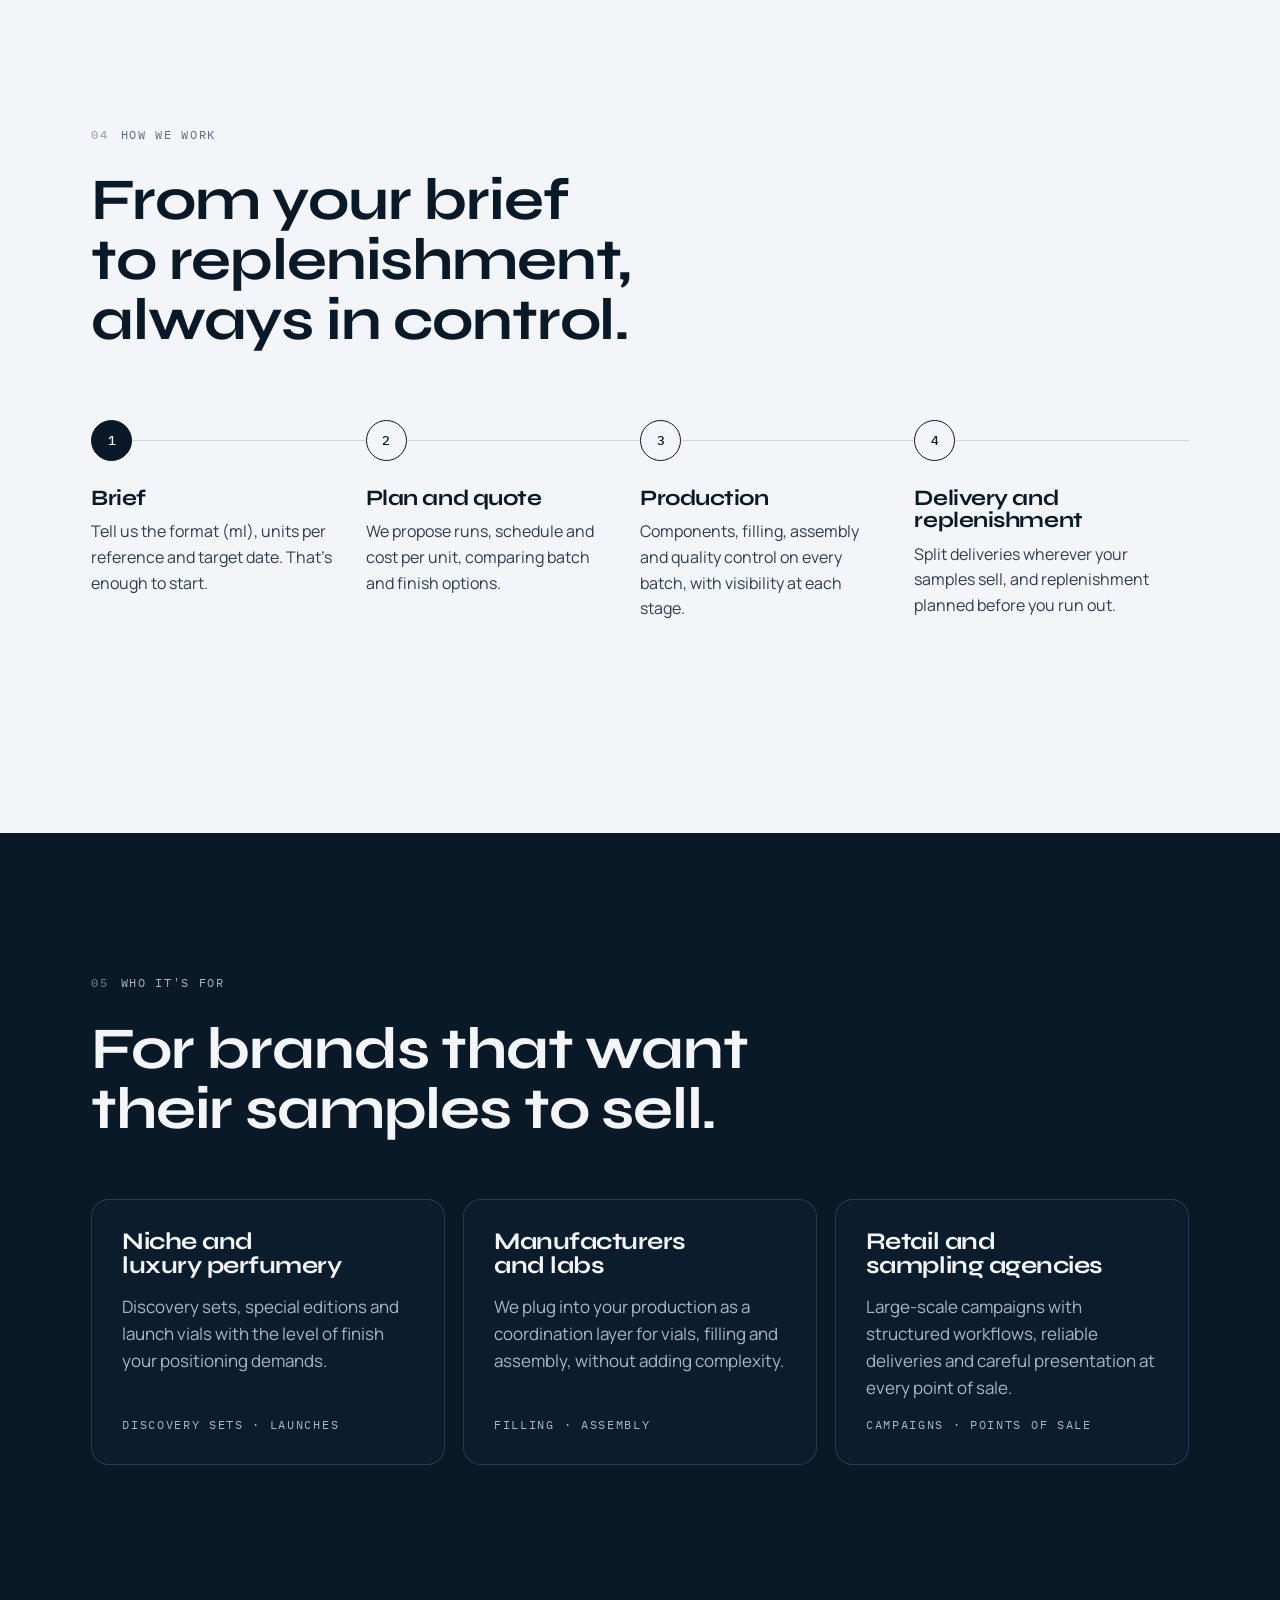
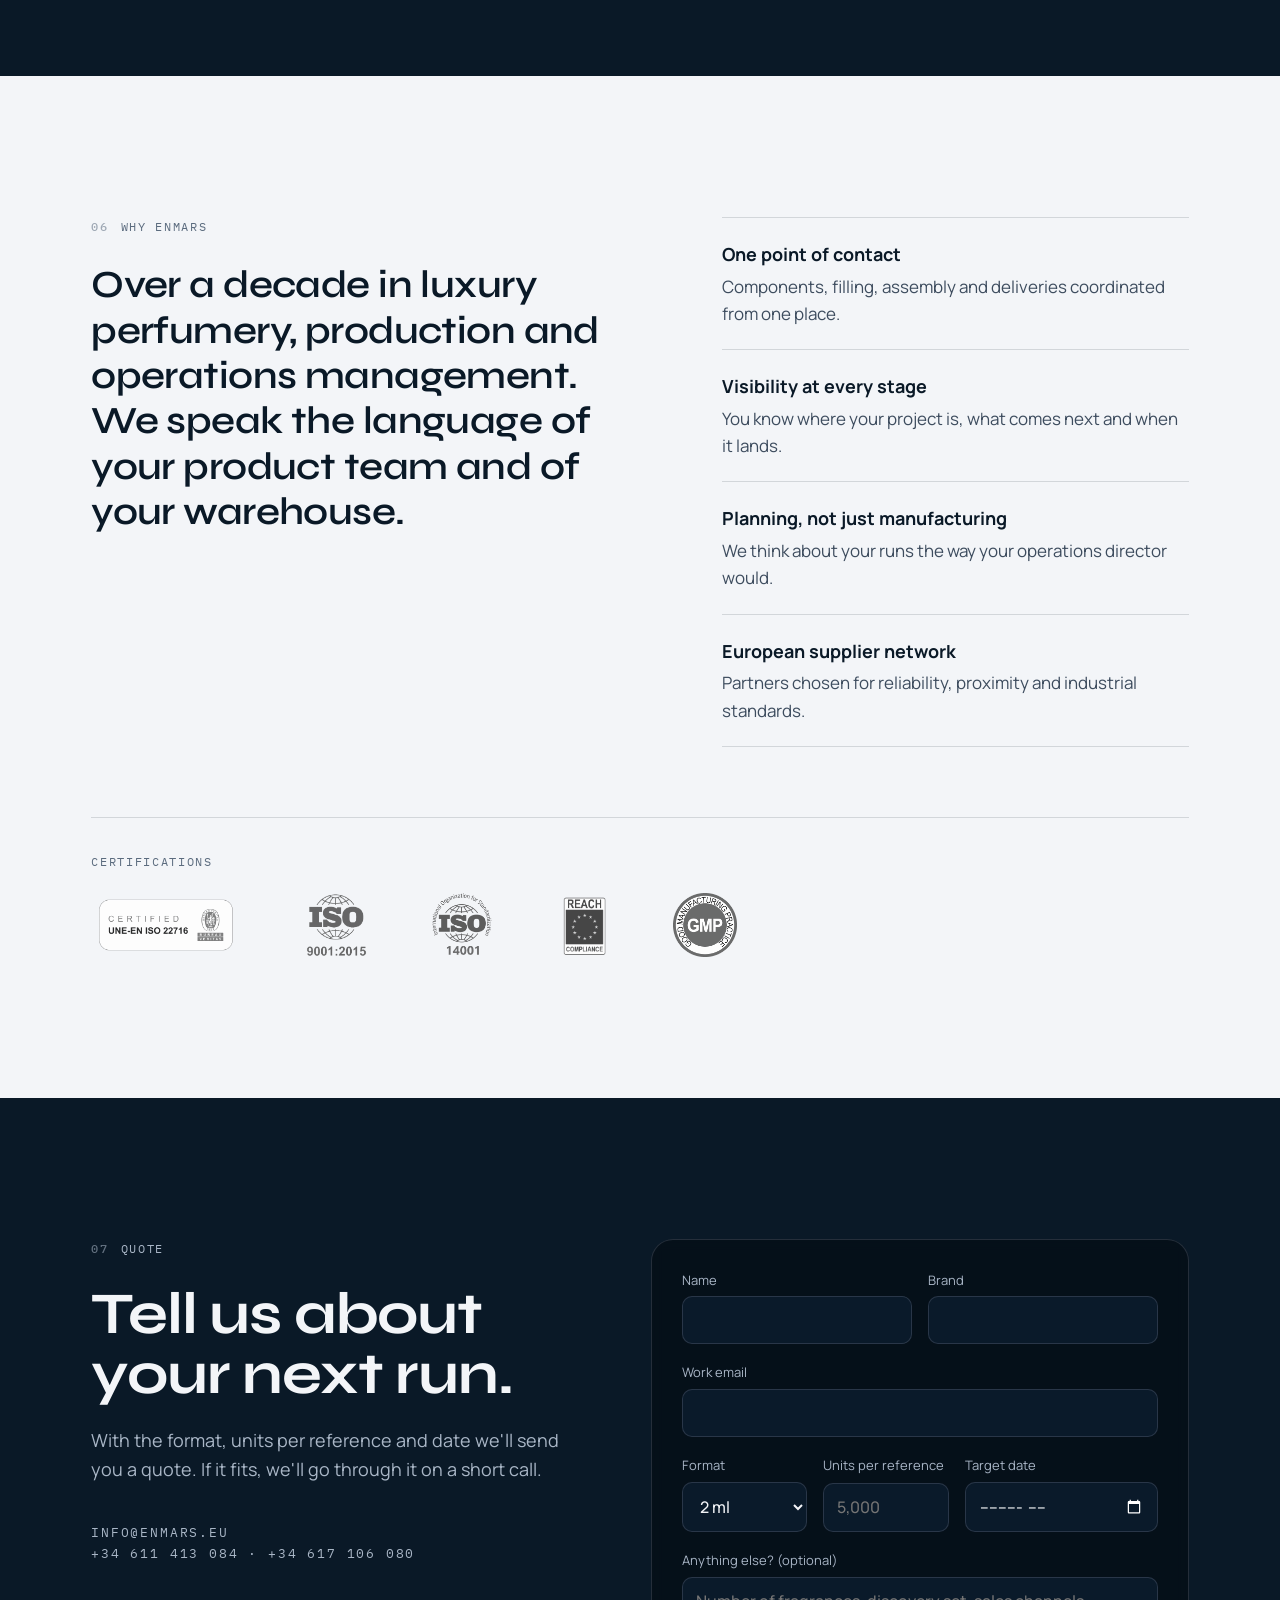
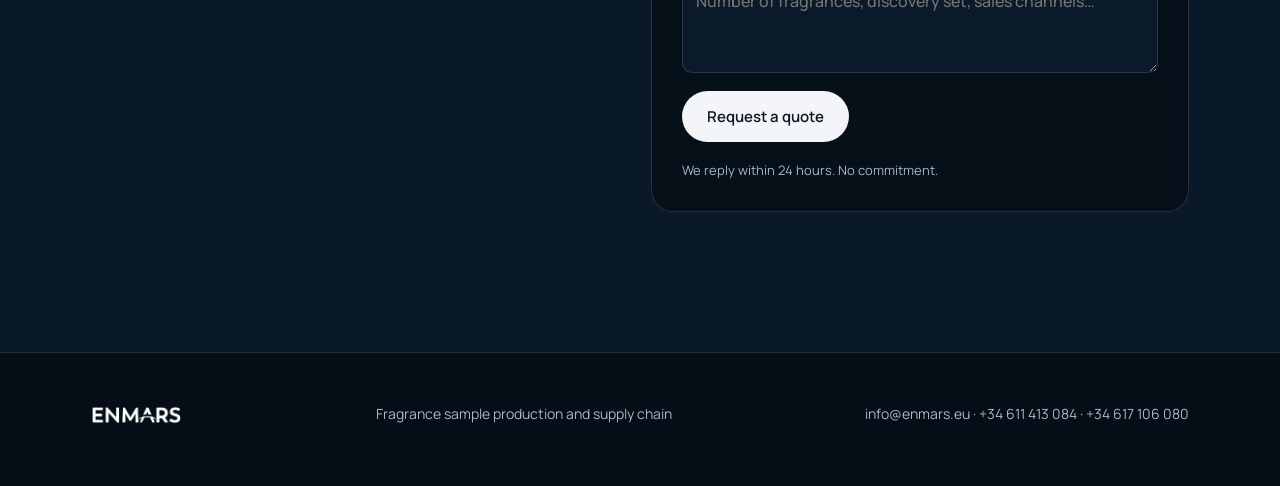
<file: en/index.html>
<!DOCTYPE html>
<html lang="en">
<head>
<meta charset="utf-8">
<meta name="viewport" content="width=device-width, initial-scale=1">
<title>ENMARS · Fragrance samples: production and supply chain</title>
<meta name="description" content="ENMARS produces 1.5–10 ml perfume vials, discovery sets and bespoke projects, and plans your sampling supply chain so samples reach every point of sale on time.">
<link rel="canonical" href="https://enmars.eu/en/">
<link rel="alternate" hreflang="es" href="https://enmars.eu/">
<link rel="alternate" hreflang="en" href="https://enmars.eu/en/">
<link rel="alternate" hreflang="x-default" href="https://enmars.eu/en/">
<meta property="og:type" content="website">
<meta property="og:title" content="ENMARS · Fragrance samples: production and supply chain">
<meta property="og:description" content="ENMARS produces 1.5–10 ml perfume vials, discovery sets and bespoke projects, and plans your sampling supply chain so samples reach every point of sale on time.">
<meta property="og:url" content="https://enmars.eu/en/">
<meta property="og:image" content="https://enmars.eu/assets/img/hero-home.jpg">
<meta name="theme-color" content="#050d16">
<link rel="icon" href="/assets/img/logo.jpg">
<link rel="preconnect" href="https://fonts.googleapis.com">
<link rel="preconnect" href="https://fonts.gstatic.com" crossorigin>
<link href="https://fonts.googleapis.com/css2?family=Syne:wght@500;600;700;800&family=Manrope:wght@400;500;600;700&family=IBM+Plex+Mono:wght@400;500&display=swap" rel="stylesheet">
<link rel="stylesheet" href="/assets/css/v2.css">
</head>
<body>

<header class="nav" id="nav">
  <div class="wrap">
    <a class="logo" href="#top" aria-label="ENMARS"><img src="/assets/img/logo-white.png" alt="ENMARS"></a>
    <nav class="links">
      <a href="#services">What we do</a>
      <a href="#chain">Supply chain</a>
      <a href="#process">How we work</a>
      <a href="#who">Who it's for</a>
    </nav>
    <div class="lang" role="group" aria-label="Language"><a href="/" data-setlang="es" hreflang="es">ES</a><a href="/en/" data-setlang="en" hreflang="en" aria-current="true">EN</a></div>
    <a class="btn btn-primary" href="#quote">Get a quote</a>
  </div>
</header>

<section class="hero" id="top">
  <canvas id="sky" aria-hidden="true"></canvas>
  <div class="wrap content">
    <p class="eyebrow mono">Fragrance sampling · production and supply chain</p>
    <h1>Samples that <em>arrive on time</em>. And pay their way.</h1>
    <p class="sub">Premium vials from 1.5 to 10 ml, discovery sets and bespoke projects, in flexible runs. We advise on design, plan production around your demand and tell you how to distribute it: which stores, which markets, and when.</p>
    <div class="ctas">
      <a class="btn btn-primary" href="#quote">Get a quote</a>
      <a class="btn btn-ghost" href="#services">See what we do</a>
    </div>
    <div class="chips">
      <span class="chip mono">1.5 – 10 ml</span>
      <span class="chip mono">Flexible runs</span>
      <span class="chip mono">Demand planning</span>
      <span class="chip mono">One point of contact</span>
    </div>
  </div>
</section>

<section class="sec navy problem" id="problem">
  <div class="wrap">
    <p class="label mono rv"><b>01</b><span>The problem</span></p>
    <h2 class="h2 rv">Making samples is easy. Making them pay off and arrive on time is not.</h2>
    <div class="grid rv">
      <div class="cell"><span class="mono" style="color:var(--mist)">Small runs</span><h3>Cost per vial shoots up</h3><p>Producing exactly what you need each time is expensive and means repeating the whole process again and again.</p></div>
      <div class="cell"><span class="mono" style="color:var(--mist)">Large runs</span><h3>Stock sits idle</h3><p>To bring the cost down you produce in one go, and the warehouse fills up with samples for months.</p></div>
      <div class="cell"><span class="mono" style="color:var(--mist)">Lead times</span><h3>They arrive late where it matters</h3><p>Production rarely lines up with launches, gift-with-purchase and in-store replenishment.</p></div>
    </div>
    <p class="close rv">At ENMARS we treat cost and supply as one problem. And we solve it with you.</p>
  </div>
</section>

<svg class="limb" viewBox="0 0 1200 70" preserveAspectRatio="none" aria-hidden="true" style="background:var(--navy)"><path d="M0 70 C 300 6, 900 6, 1200 70 L1200 70 L0 70Z" fill="#f3f5f8" stroke="none"></path></svg>

<section class="sec light services" id="services">
  <div class="wrap">
    <p class="label mono rv"><b>02</b><span>What we do</span></p>
    <h2 class="h2 rv">Four layers. One partner.</h2>
    <p class="lead rv">Take only what you need, or hand us the whole cycle, from the first idea of the format to the sample on the counter.</p>
    <div class="list">
      <article class="svc rv"><span class="num">01 / 04</span><div><p class="kicker">Production</p><h3>Quality vials, with real flexibility</h3><svg class="icon" viewBox="0 0 54 54" aria-hidden="true"><rect x="20" y="4" width="14" height="8" rx="2" fill="#0a1927"/><rect x="18" y="12" width="18" height="38" rx="5" fill="none" stroke="#0a1927" stroke-width="1.6"/><rect x="20.5" y="26" width="13" height="21.5" rx="3.5" fill="#0a1927" opacity=".85"/></svg></div><p>Glass vials from 1.5 to 10 ml (other formats on request), filling, assembly, labelling and discovery sets with their box. Runs that follow your pace, not the other way round.</p></article>
      <article class="svc rv"><span class="num">02 / 04</span><div><p class="kicker">Design and preparation</p><h3>From concept to a production-ready batch</h3><svg class="icon" viewBox="0 0 54 54" aria-hidden="true"><rect x="6" y="14" width="42" height="30" rx="3" fill="none" stroke="#0a1927" stroke-width="1.6"/><path d="M6 22h42" stroke="#0a1927" stroke-width="1.6"/><rect x="13" y="27" width="5" height="13" rx="1.5" fill="#0a1927"/><rect x="21" y="27" width="5" height="13" rx="1.5" fill="#0a1927" opacity=".7"/><rect x="29" y="27" width="5" height="13" rx="1.5" fill="#0a1927" opacity=".5"/><rect x="37" y="27" width="5" height="13" rx="1.5" fill="#0a1927" opacity=".3"/></svg></div><p>We advise on format, materials, finishes and packaging, and prepare everything so production runs without surprises: specifications, components and schedule.</p></article>
      <article class="svc rv"><span class="num">03 / 04</span><div><p class="kicker">Supply chain</p><h3>Planned around your demand</h3><svg class="icon" viewBox="0 0 54 54" aria-hidden="true"><circle cx="27" cy="27" r="7" fill="#0a1927"/><ellipse cx="27" cy="27" rx="23" ry="10" fill="none" stroke="#0a1927" stroke-width="1.4" transform="rotate(-18 27 27)"/><circle cx="48" cy="20" r="3" fill="#0a1927"/><circle cx="7" cy="34" r="3" fill="#0a1927" opacity=".5"/></svg></div><p>We organise runs around your launches, gift-with-purchase, e-commerce, retail and replenishment. We consolidate batches to lower cost without overstock and split deliveries across warehouses, distributors and stores.</p></article>
      <article class="svc rv"><span class="num">04 / 04</span><div><p class="kicker">Distribution and product</p><h3>Where, when and how many</h3><svg class="icon" viewBox="0 0 54 54" aria-hidden="true"><circle cx="10" cy="27" r="5" fill="#0a1927"/><circle cx="44" cy="10" r="4" fill="none" stroke="#0a1927" stroke-width="1.6"/><circle cx="44" cy="27" r="4" fill="none" stroke="#0a1927" stroke-width="1.6"/><circle cx="44" cy="44" r="4" fill="none" stroke="#0a1927" stroke-width="1.6"/><path d="M15 27 C 28 27, 28 10, 40 10 M15 27 H40 M15 27 C 28 27, 28 44, 40 44" fill="none" stroke="#0a1927" stroke-width="1.4"/></svg></div><p>We tell you how to distribute your samples: which stores and markets, in what quantities and at what moment, so each one works to sell. And when needed, we advise on the product itself.</p></article>
    </div>
  </div>
</section>

<svg class="limb" viewBox="0 0 1200 70" preserveAspectRatio="none" aria-hidden="true" style="background:var(--moon)"><path d="M0 70 C 300 6, 900 6, 1200 70Z" fill="#0a1927"></path></svg>

<section class="sec navy chain" id="chain">
  <div class="wrap">
    <div class="top">
      <div>
        <p class="label mono rv"><b>03</b><span>Supply chain</span></p>
        <h2 class="h2 rv">We produce at the pace of your calendar, not all at once.</h2>
      </div>
      <p class="lead rv">We group several months of demand into consolidated runs and stagger the deliveries. A better cost per vial, no months of idle stock, and every sample in place when it's needed.</p>
    </div>
    <div class="chart rv" role="img" aria-label="Illustrative example: monthly sample demand by channel and three consolidated runs across the year.">
      <div class="legend mono" id="legend"></div>
      <div class="bars" id="bars"></div>
      <div class="months mono" id="months"></div>
      <div class="batches" id="batches"></div>
      <p class="note">Illustrative example. Your plan is built from your real volumes and dates.</p>
    </div>
    <div class="dests"><span class="chip mono">Your warehouse</span><span class="chip mono">Distributors</span><span class="chip mono">Niche perfumeries</span><span class="chip mono">Department stores</span><span class="chip mono">E-commerce</span><span class="chip mono">Fairs and events</span></div>
  </div>
</section>

<svg class="limb" viewBox="0 0 1200 70" preserveAspectRatio="none" aria-hidden="true" style="background:var(--navy)"><path d="M0 70 C 300 6, 900 6, 1200 70Z" fill="#f3f5f8"></path></svg>

<section class="sec light" id="process">
  <div class="wrap">
    <p class="label mono rv"><b>04</b><span>How we work</span></p>
    <h2 class="h2 rv">From your brief to replenishment, always in control.</h2>
    <div class="steps rv">
      <div class="step"><div class="dot">1</div><h3>Brief</h3><p>Tell us the format (ml), units per reference and target date. That's enough to start.</p></div>
      <div class="step"><div class="dot">2</div><h3>Plan and quote</h3><p>We propose runs, schedule and cost per unit, comparing batch and finish options.</p></div>
      <div class="step"><div class="dot">3</div><h3>Production</h3><p>Components, filling, assembly and quality control on every batch, with visibility at each stage.</p></div>
      <div class="step"><div class="dot">4</div><h3>Delivery and replenishment</h3><p>Split deliveries wherever your samples sell, and replenishment planned before you run out.</p></div>
    </div>
  </div>
</section>

<svg class="limb" viewBox="0 0 1200 70" preserveAspectRatio="none" aria-hidden="true" style="background:var(--moon)"><path d="M0 70 C 300 6, 900 6, 1200 70Z" fill="#0a1927"></path></svg>

<section class="sec navy who" id="who">
  <div class="wrap">
    <p class="label mono rv"><b>05</b><span>Who it's for</span></p>
    <h2 class="h2 rv">For brands that want their samples to sell.</h2>
    <div class="cards">
      <article class="card rv"><h3>Niche and luxury perfumery</h3><p>Discovery sets, special editions and launch vials with the level of finish your positioning demands.</p><span class="mono">Discovery sets · Launches</span></article>
      <article class="card rv"><h3>Manufacturers and labs</h3><p>We plug into your production as a coordination layer for vials, filling and assembly, without adding complexity.</p><span class="mono">Filling · Assembly</span></article>
      <article class="card rv"><h3>Retail and sampling agencies</h3><p>Large-scale campaigns with structured workflows, reliable deliveries and careful presentation at every point of sale.</p><span class="mono">Campaigns · Points of sale</span></article>
    </div>
  </div>
</section>

<svg class="limb" viewBox="0 0 1200 70" preserveAspectRatio="none" aria-hidden="true" style="background:var(--navy)"><path d="M0 70 C 300 6, 900 6, 1200 70Z" fill="#f3f5f8"></path></svg>

<section class="sec light why" id="why">
  <div class="wrap">
    <div>
      <p class="label mono rv"><b>06</b><span>Why ENMARS</span></p>
      <blockquote class="rv">Over a decade in luxury perfumery, production and operations management. We speak the language of your product team and of your warehouse.</blockquote>
    </div>
    <ul class="rv">
      <li><b>One point of contact</b><span>Components, filling, assembly and deliveries coordinated from one place.</span></li>
      <li><b>Visibility at every stage</b><span>You know where your project is, what comes next and when it lands.</span></li>
      <li><b>Planning, not just manufacturing</b><span>We think about your runs the way your operations director would.</span></li>
      <li><b>European supplier network</b><span>Partners chosen for reliability, proximity and industrial standards.</span></li>
    </ul>
    <div class="certs rv">
      <p class="label mono">Certifications</p>
      <div class="logos"><img src="/assets/img/cert-iso22716.png" alt="ISO 22716 GMP cosmetics" loading="lazy"><img src="/assets/img/cert-iso9001.png" alt="ISO 9001:2015" loading="lazy"><img src="/assets/img/cert-iso14001.png" alt="ISO 14001" loading="lazy"><img src="/assets/img/cert-reach.png" alt="REACH compliance" loading="lazy"><img src="/assets/img/cert-gmp.png" alt="GMP" loading="lazy"></div>
    </div>
  </div>
</section>

<section class="sec navy cta" id="quote">
  <canvas id="sky2" aria-hidden="true"></canvas>
  <div class="wrap">
    <div>
      <p class="label mono"><b>07</b><span>Quote</span></p>
      <h2 class="h2">Tell us about your next run.</h2>
      <p class="lead">With the format, units per reference and date we'll send you a quote. If it fits, we'll go through it on a short call.</p>
      <p class="lead mono" style="font-size:13px;margin-top:40px">info@enmars.eu<br>+34 611 413 084 · +34 617 106 080</p>
    </div>
    <form id="qform" action="https://formsubmit.co/04cfa8021154f2945fa90f15d4ffe695" method="POST">
      <input type="hidden" name="_cc" value="lucas@enmars.eu">
      <input type="hidden" name="_subject" value="New quote request · enmars.eu">
      <input type="hidden" name="_template" value="table">
      <input type="hidden" name="_captcha" value="false">
      <input type="hidden" name="_next" value="https://enmars.eu/en/?sent=1#quote">
      <input type="text" name="_honey" style="display:none" tabindex="-1" autocomplete="off">
      <div class="row2">
        <label for="f-name"><span>Name</span><input id="f-name" name="name" autocomplete="name" required></label>
        <label for="f-brand"><span>Brand</span><input id="f-brand" name="brand" autocomplete="organization"></label>
      </div>
      <label for="f-email"><span>Work email</span><input id="f-email" name="email" type="email" autocomplete="email" required></label>
      <div class="row3">
        <label for="f-ml"><span>Format</span>
          <select id="f-ml" name="format"><option>1.5 ml</option><option selected>2 ml</option><option>3 ml</option><option>5 ml</option><option>10 ml</option><option>Other</option></select>
        </label>
        <label for="f-units"><span>Units per reference</span><input id="f-units" name="units" inputmode="numeric" placeholder="5,000"></label>
        <label for="f-date"><span>Target date</span><input id="f-date" name="date" type="month"></label>
      </div>
      <label for="f-msg"><span>Anything else? (optional)</span><textarea id="f-msg" name="message" placeholder="Number of fragrances, discovery set, sales channels…"></textarea></label>
      <button class="btn btn-primary" type="submit" style="justify-self:start">Request a quote</button>
      <p class="ok" id="ok" role="status"></p>
      <p class="formnote">We reply within 24 hours. No commitment.</p>
    </form>
  </div>
</section>

<footer>
  <div class="wrap">
    <img src="/assets/img/logo-white.png" alt="ENMARS">
    <span>Fragrance sample production and supply chain</span>
    <span>info@enmars.eu · +34 611 413 084 · +34 617 106 080</span>
  </div>
</footer>


<script>window.ENMARS_I18N = {"legend": ["Launches", "Gift with purchase", "E-commerce", "Retail & replenishment"], "months": ["Jan", "Feb", "Mar", "Apr", "May", "Jun", "Jul", "Aug", "Sep", "Oct", "Nov", "Dec"], "batch": "Run", "sending": "Sending…", "sent": "Thank you! We've received your request and will reply within 24 hours.", "failed": "It couldn't be sent. Please email us at <a href=\"mailto:info@enmars.eu\">info@enmars.eu</a>."};</script>
<script src="/assets/js/v2.js"></script>
</body>
</html>
</file>
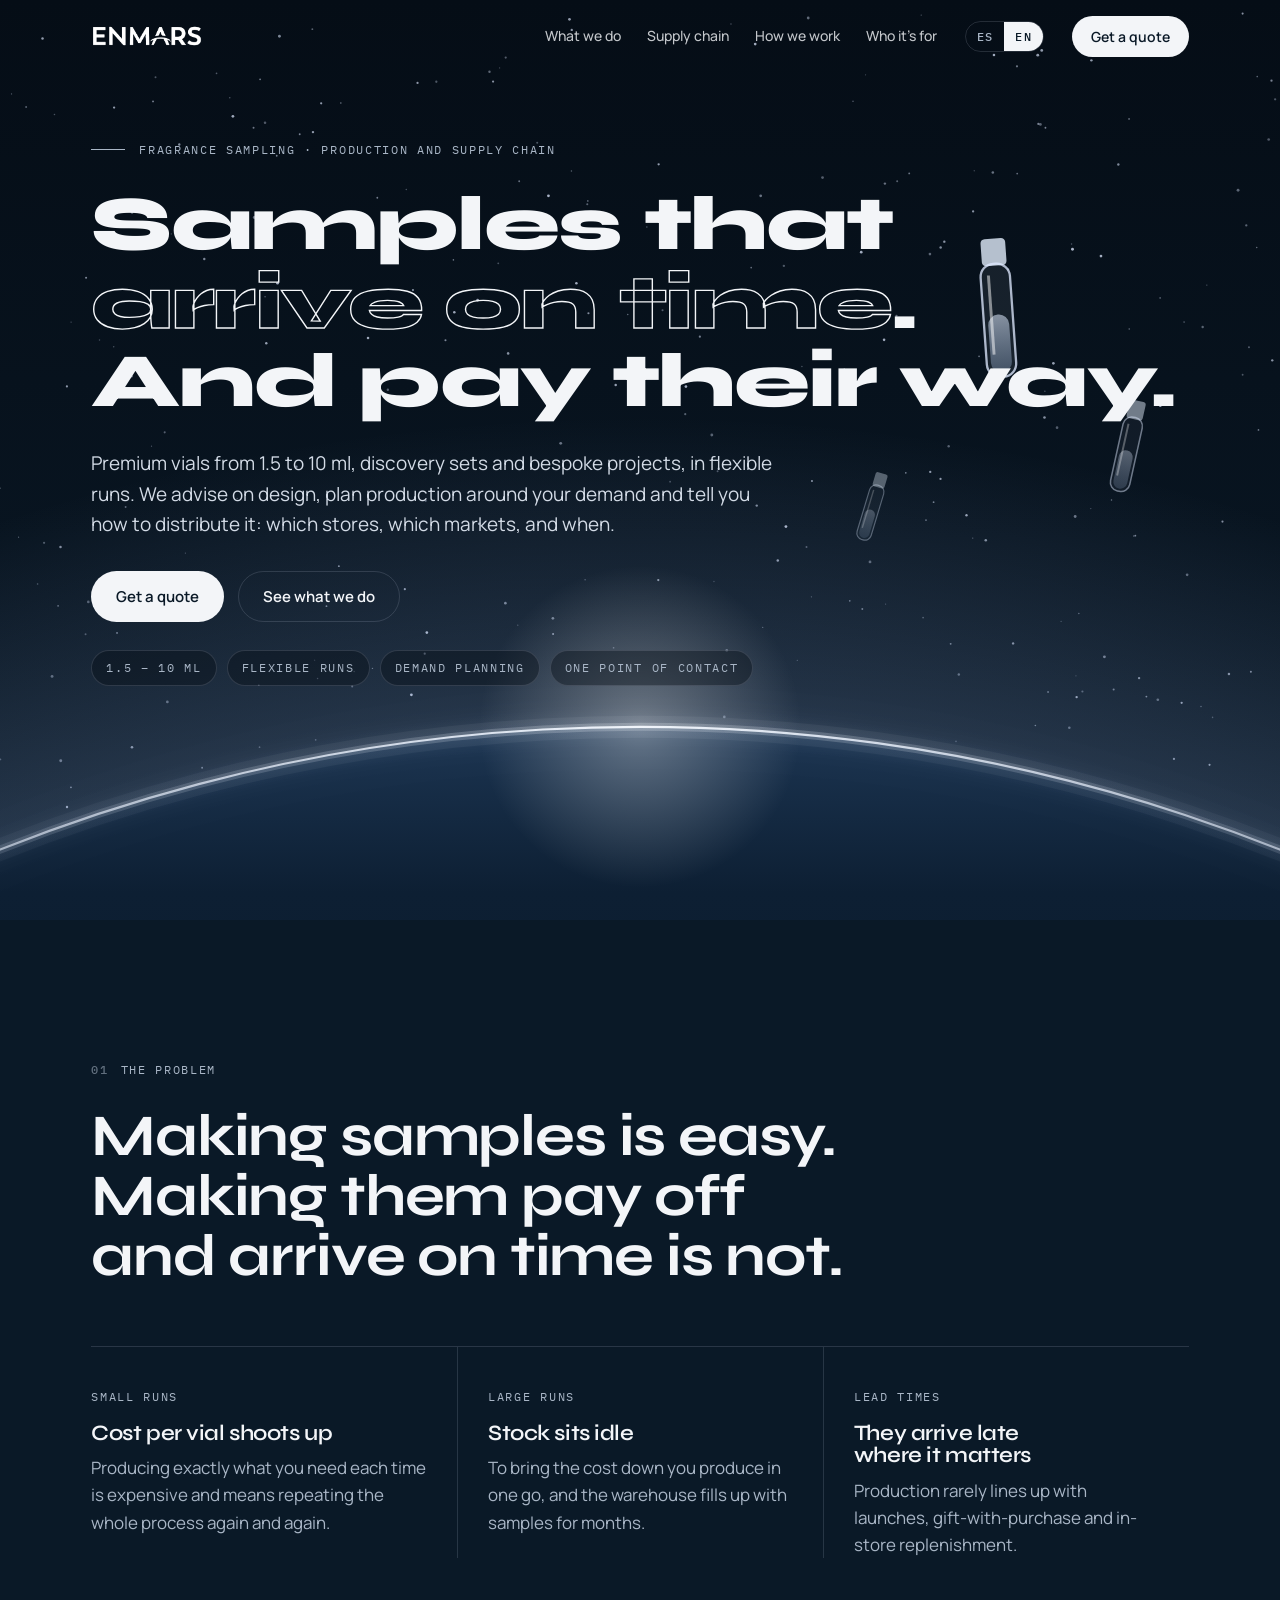
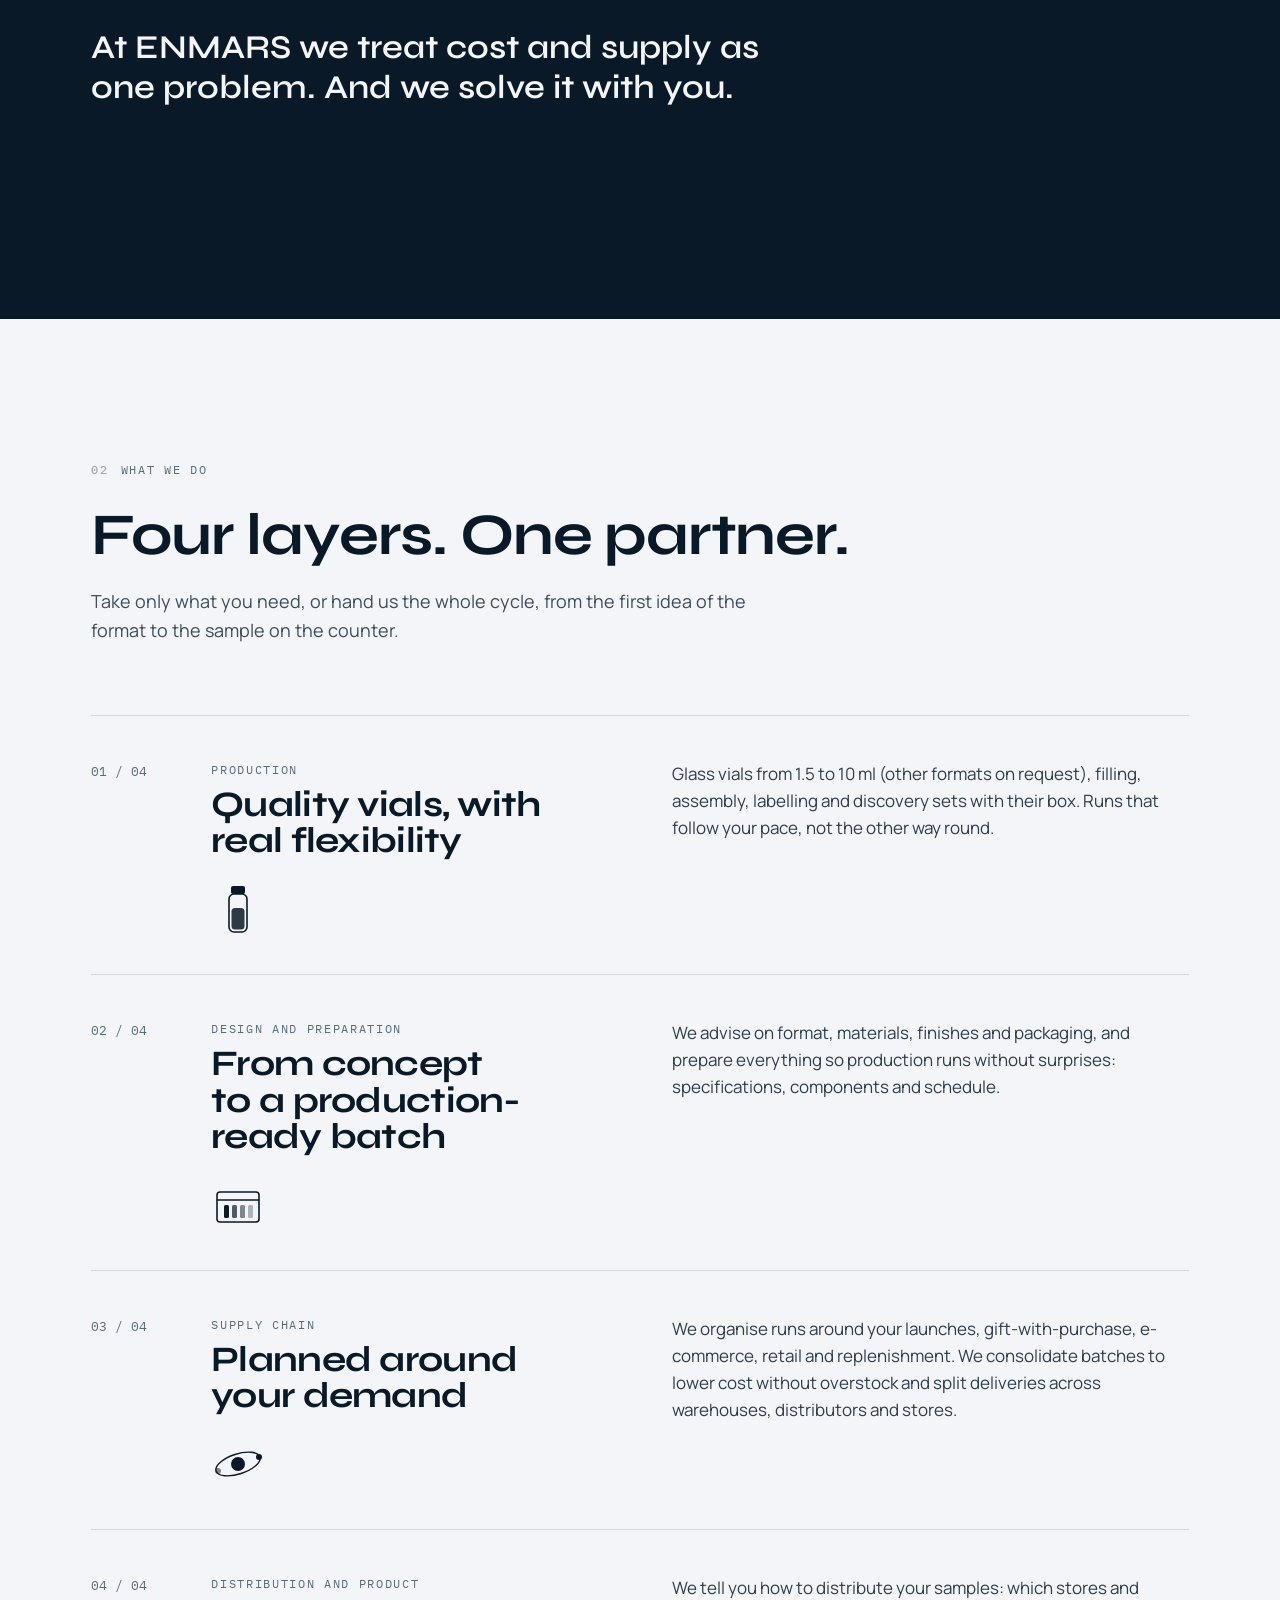
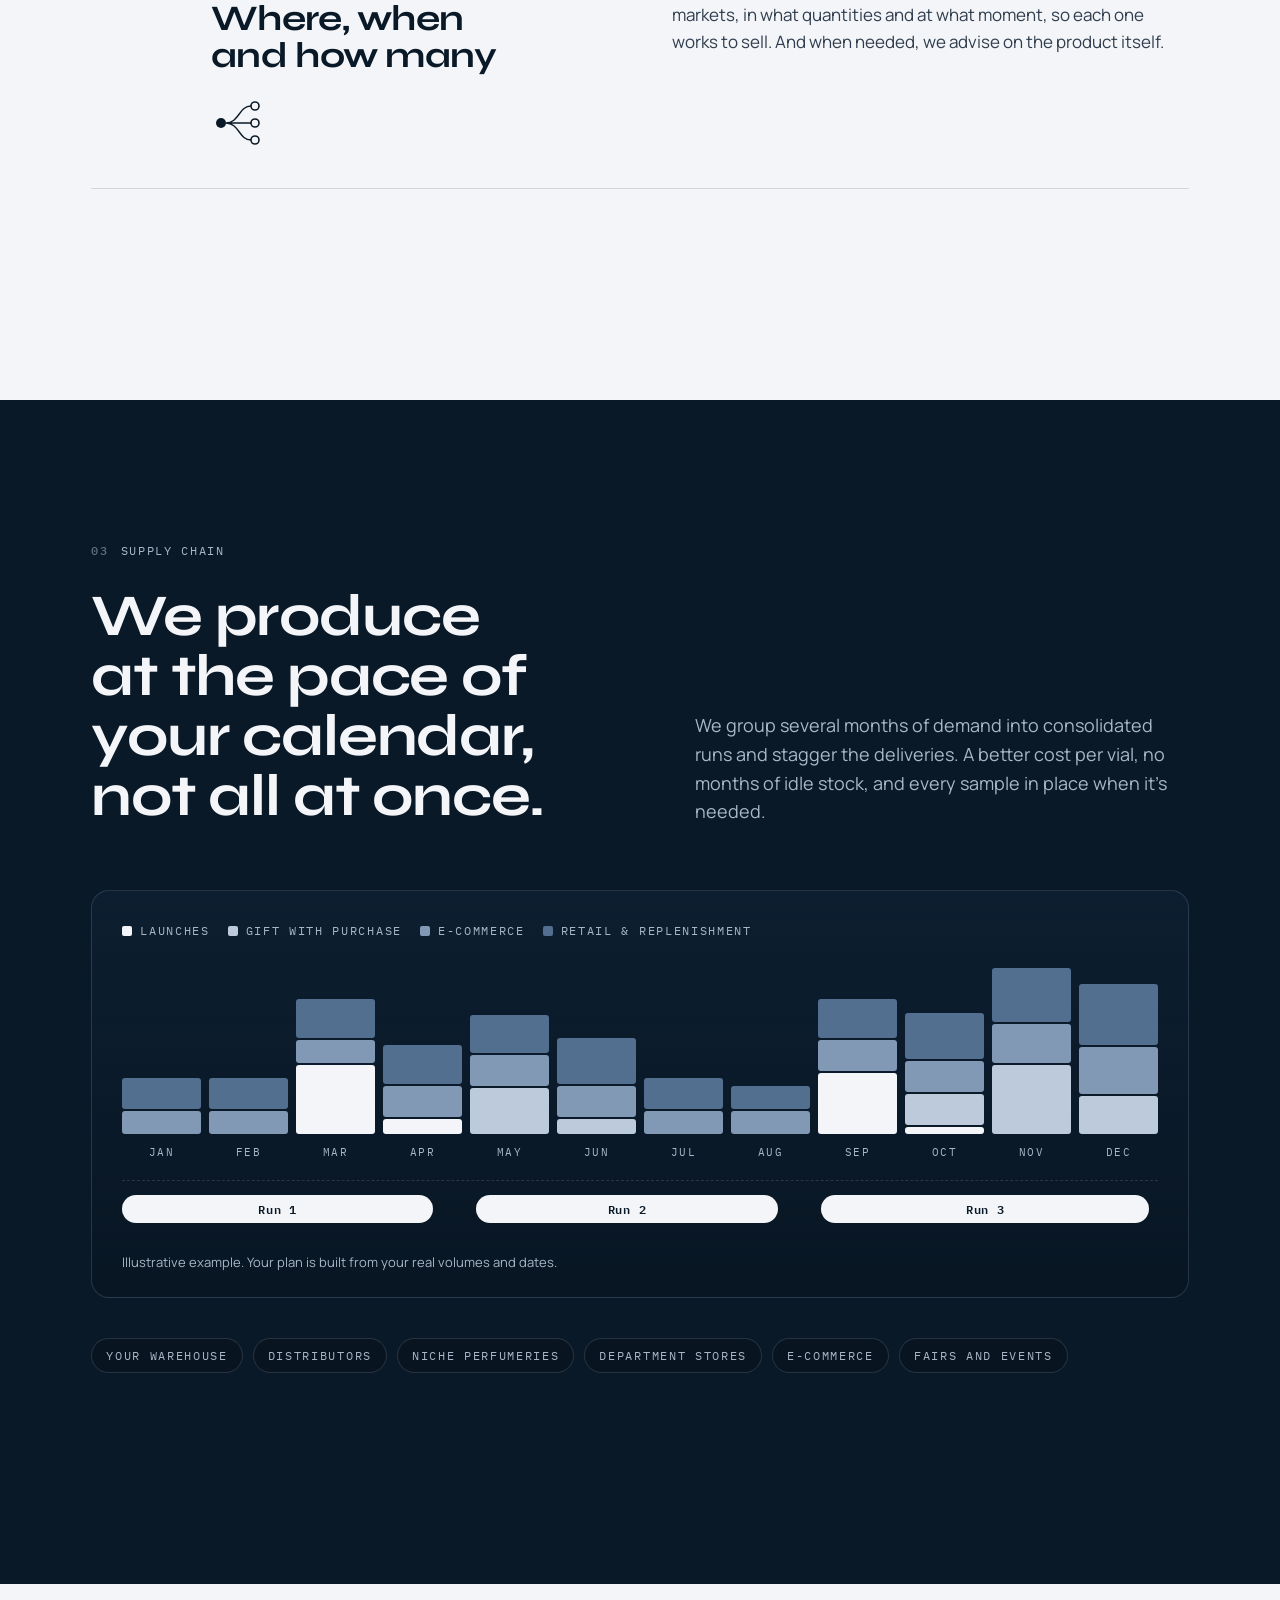
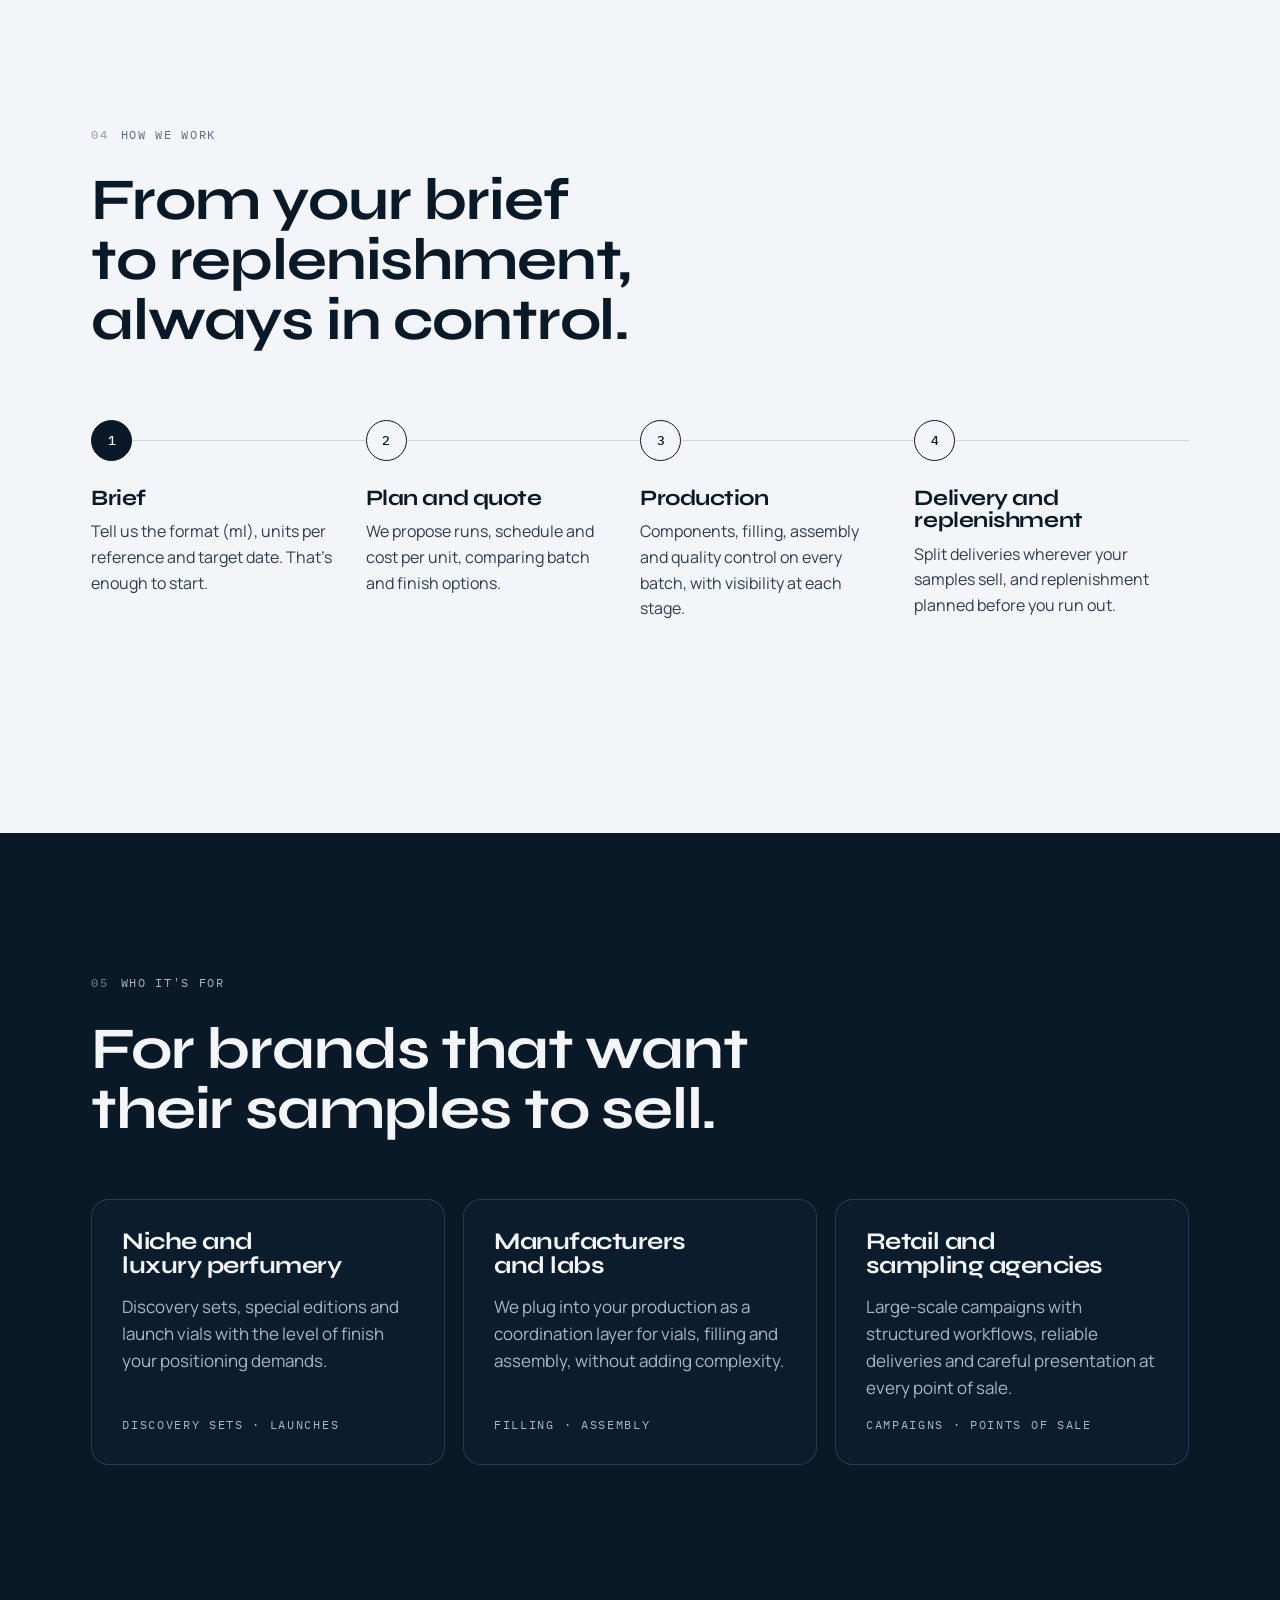
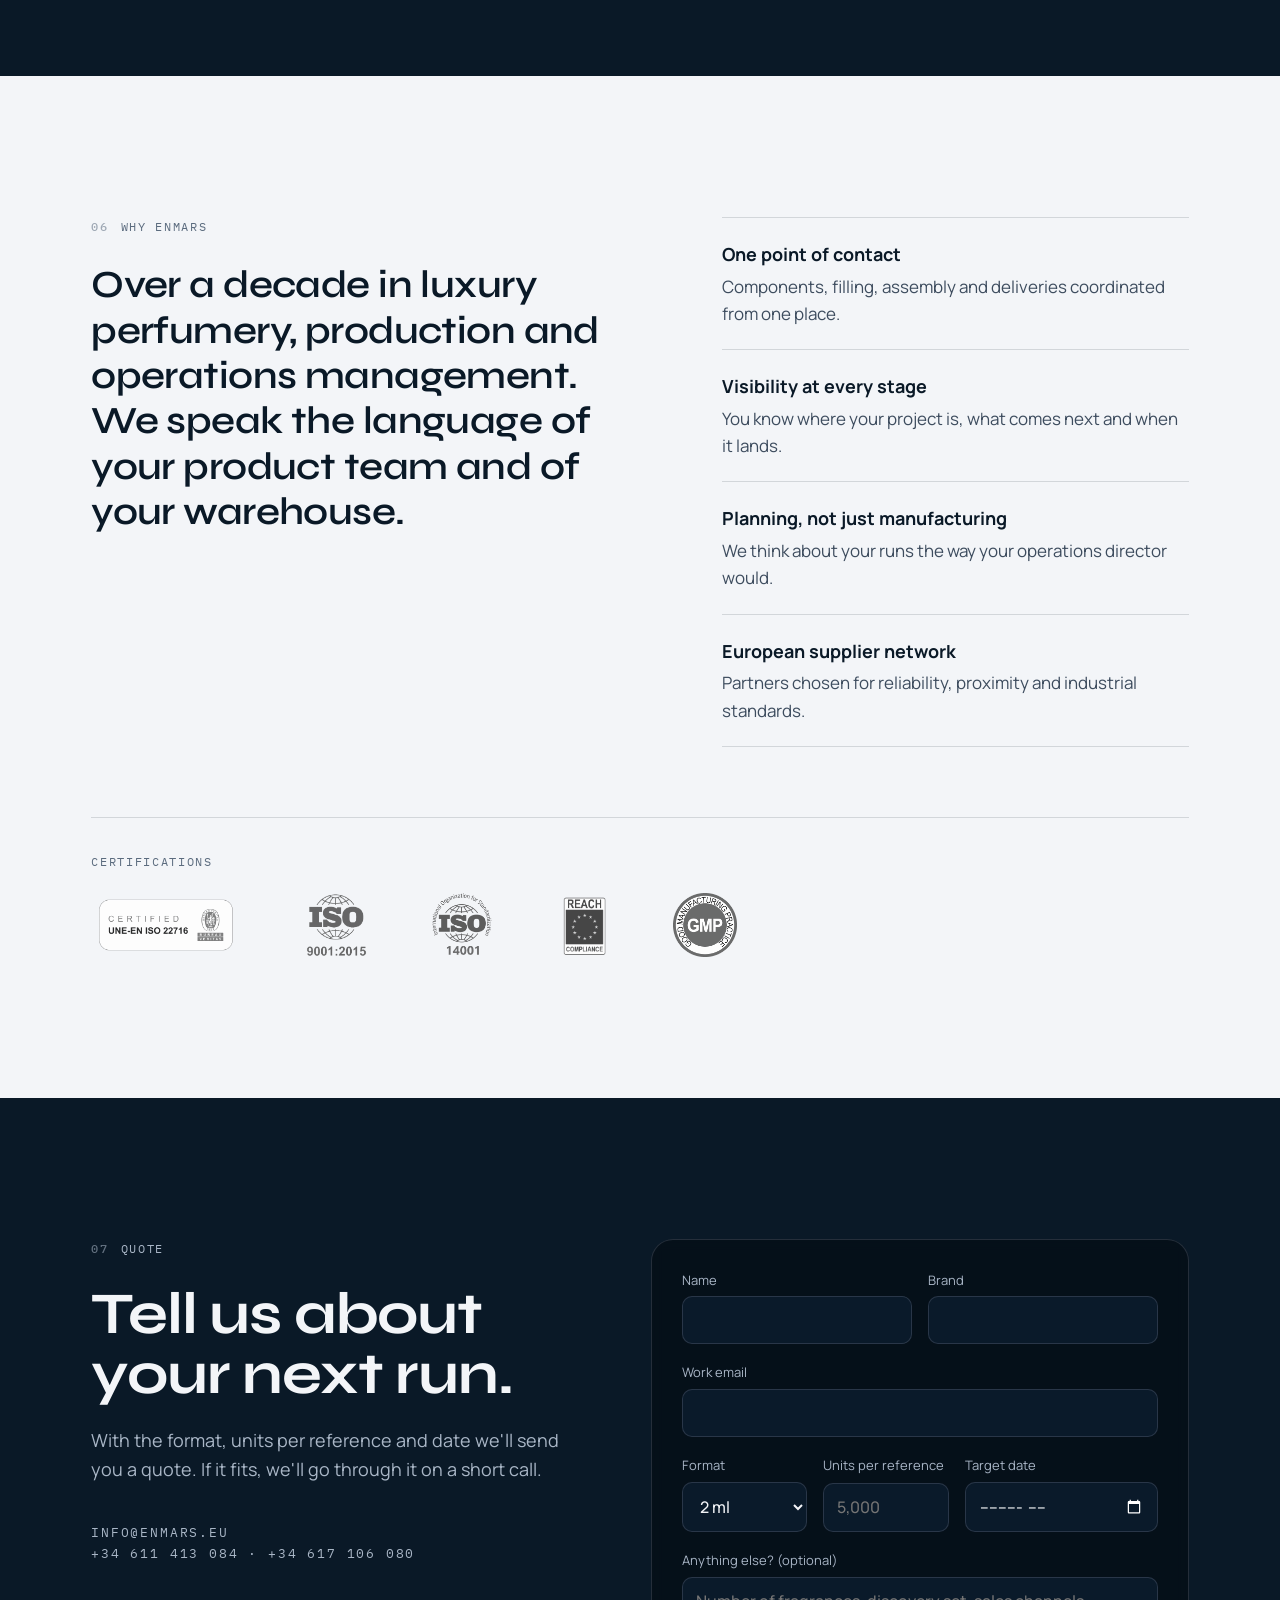
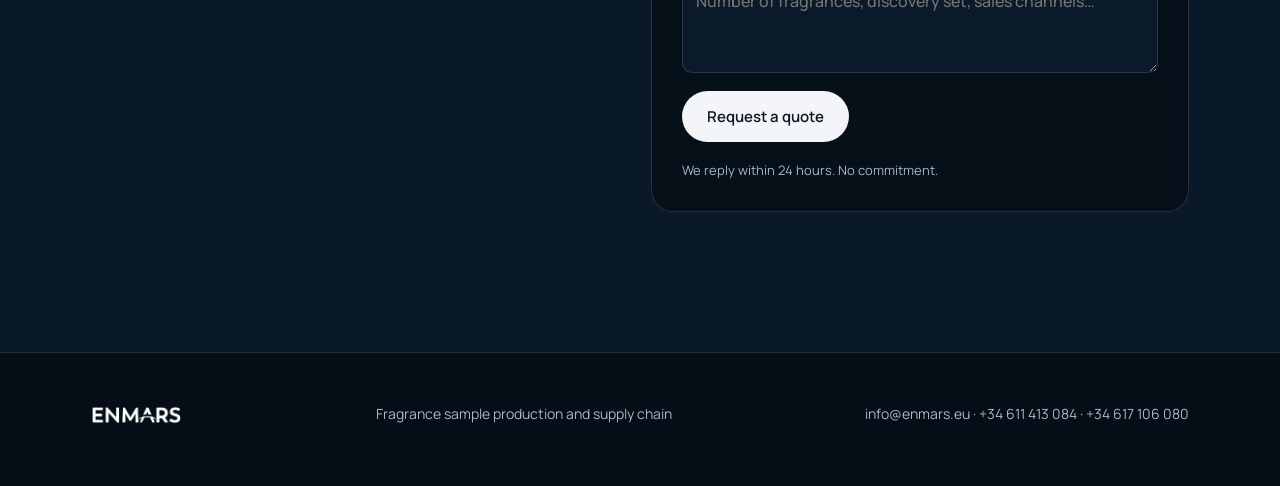
<file: our-industries/index.html>
<!DOCTYPE html>
<html lang="es"><head><meta charset="utf-8"><title>ENMARS</title>
<link rel="canonical" href="https://enmars.eu/">
<meta name="robots" content="noindex">
<meta http-equiv="refresh" content="0; url=/#who">
<script>location.replace("/#who")</script></head>
<body><a href="/#who">ENMARS</a></body></html>
</file>
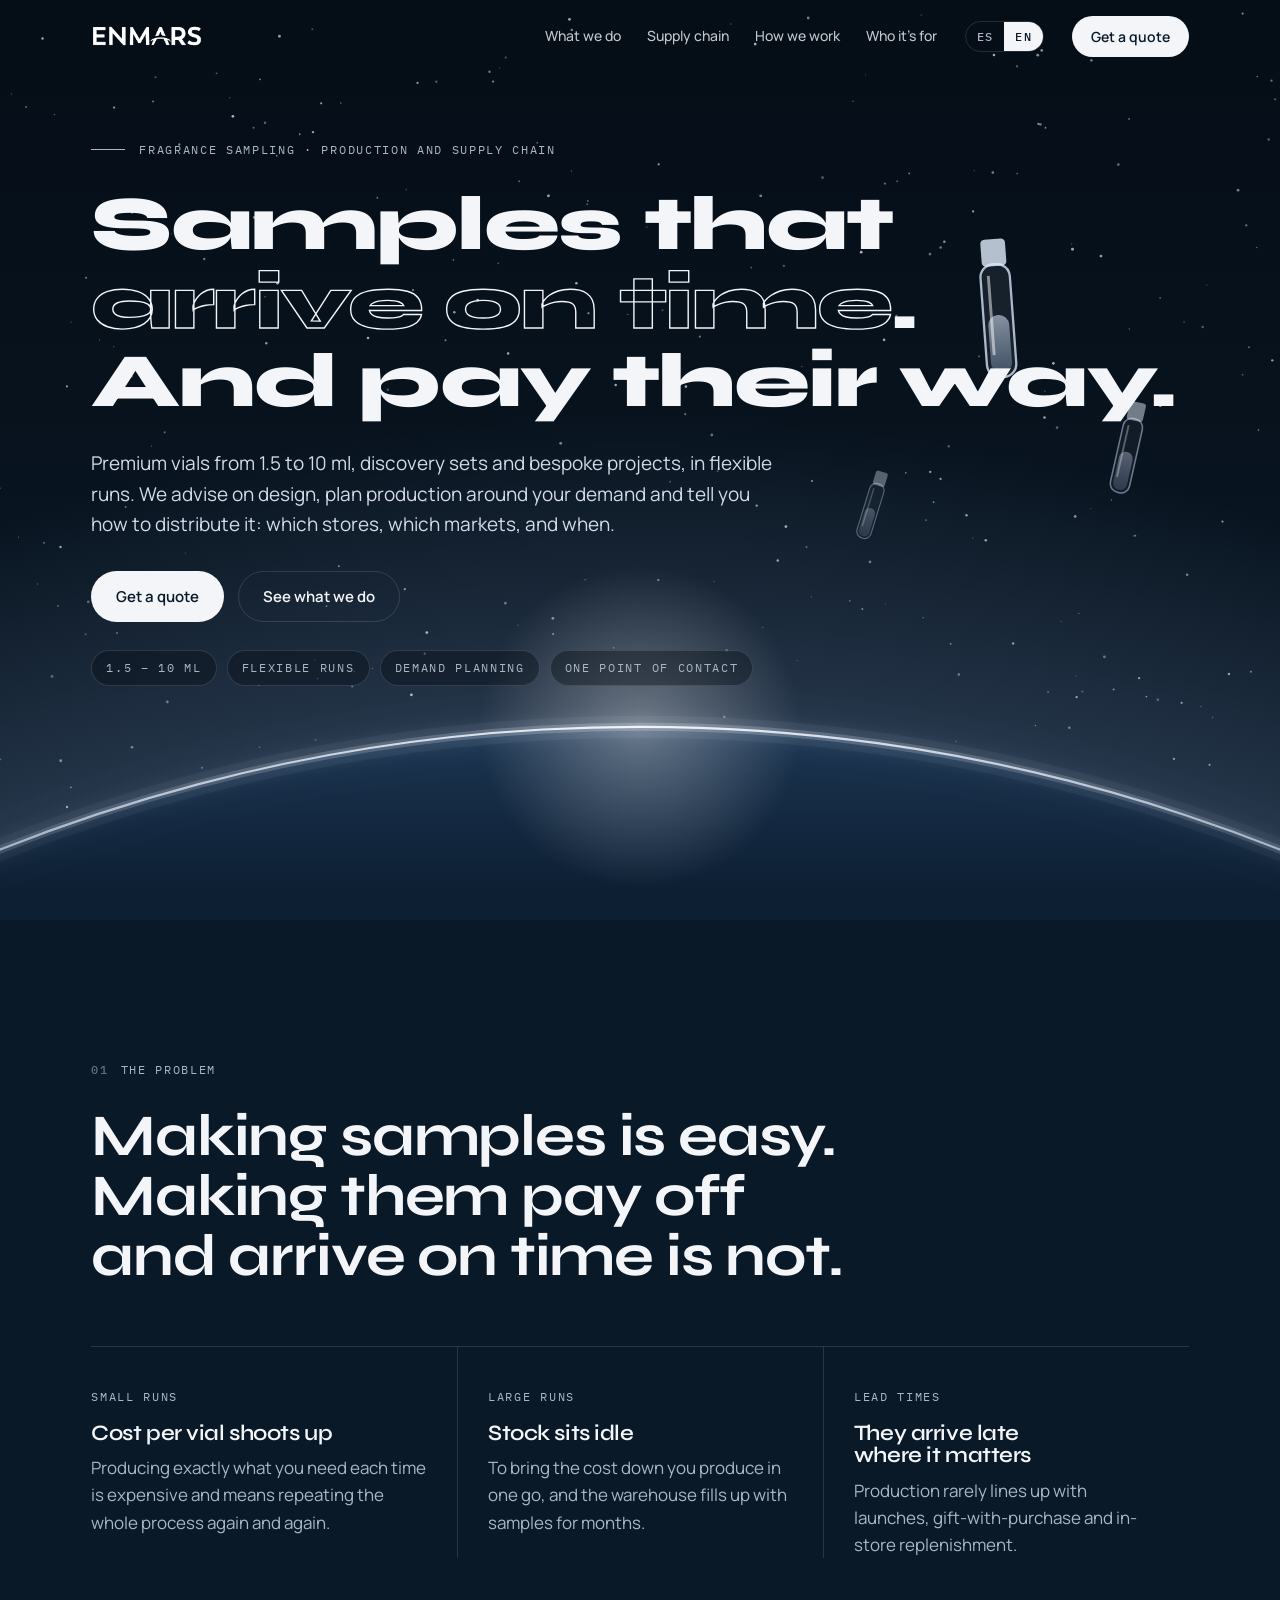
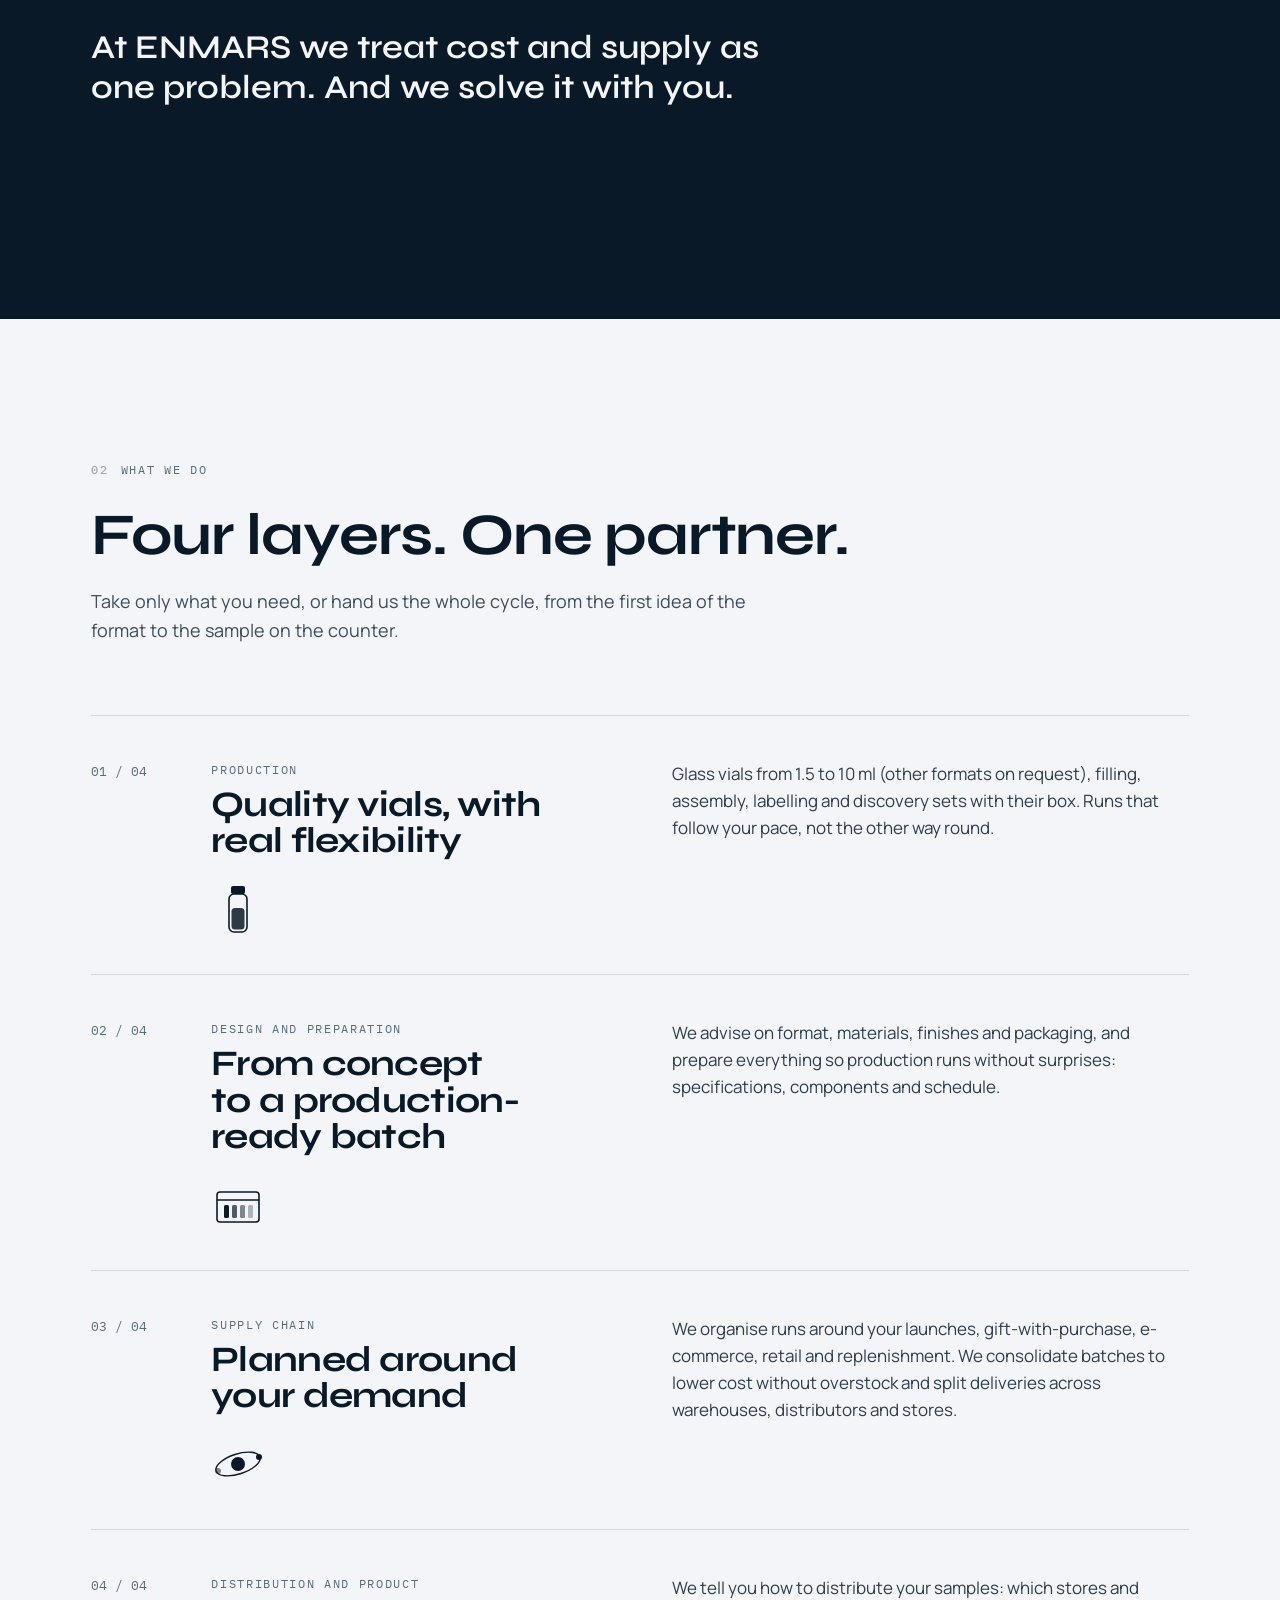
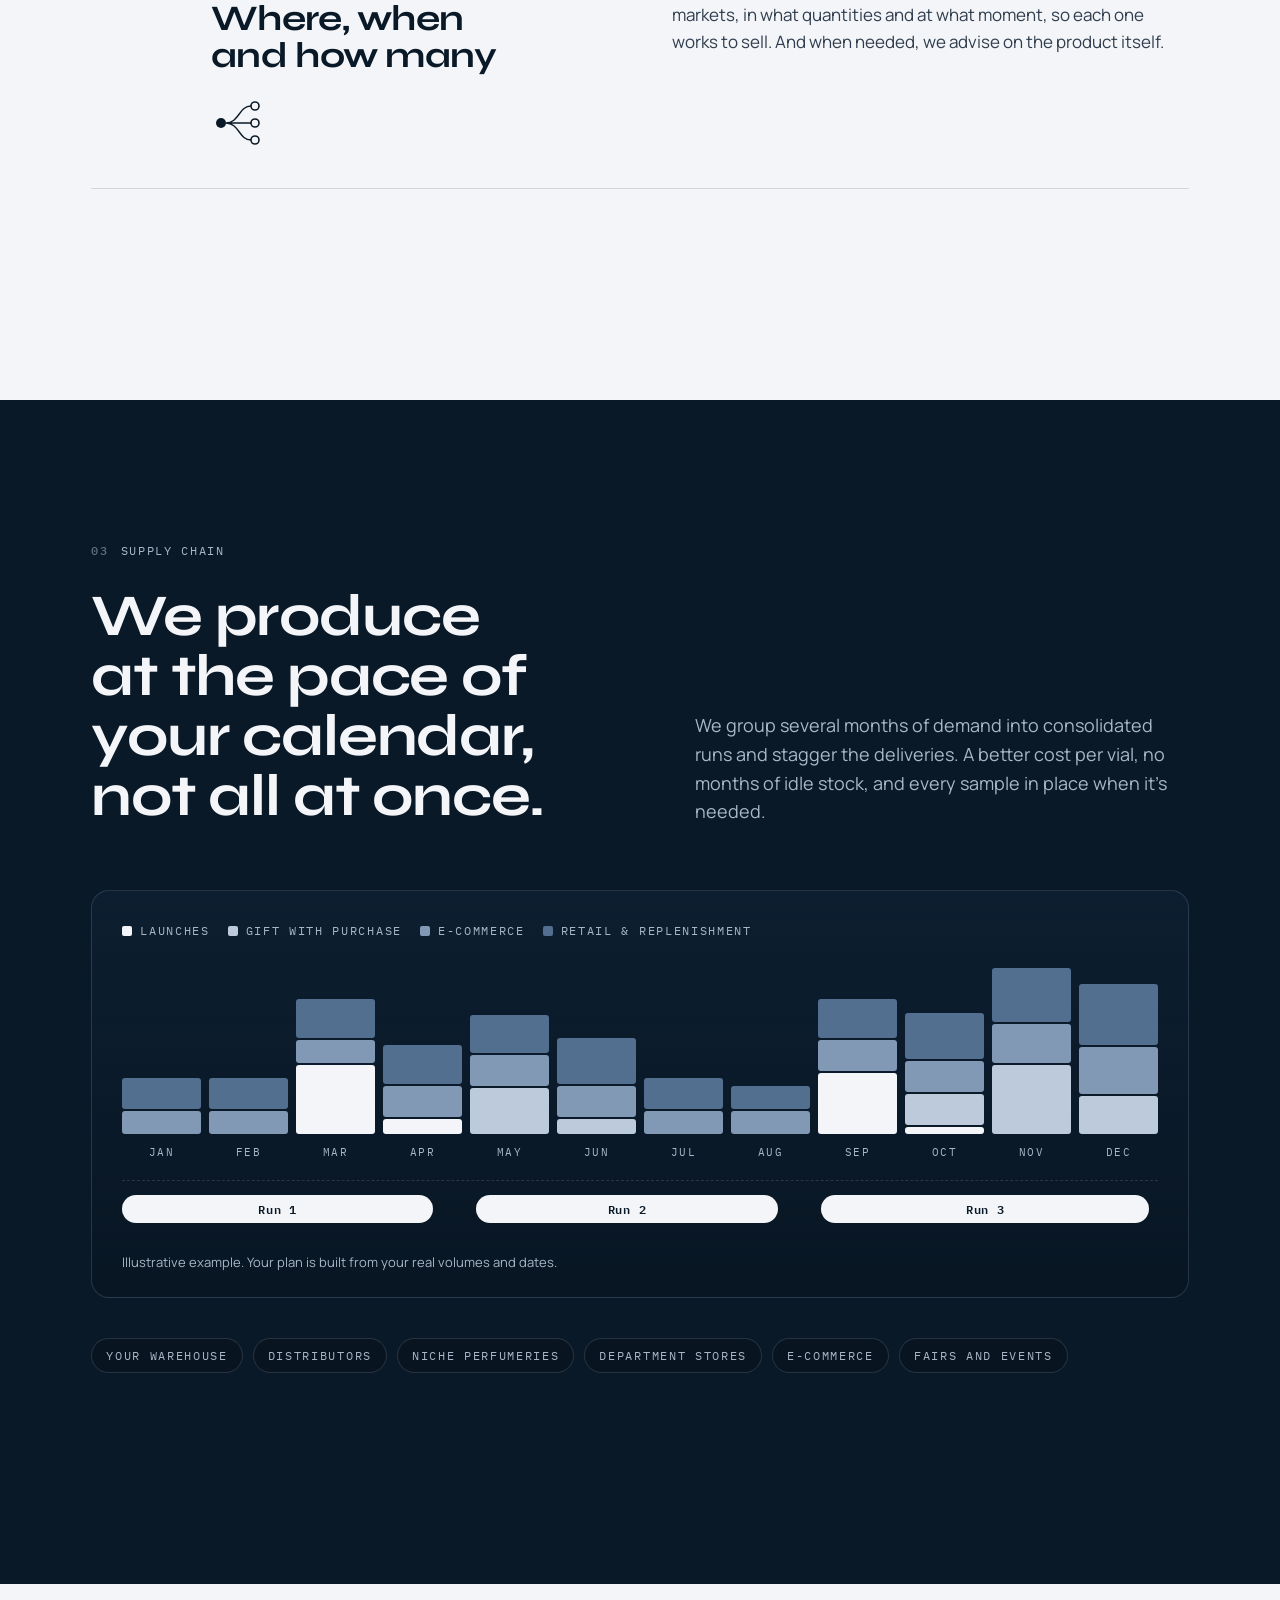
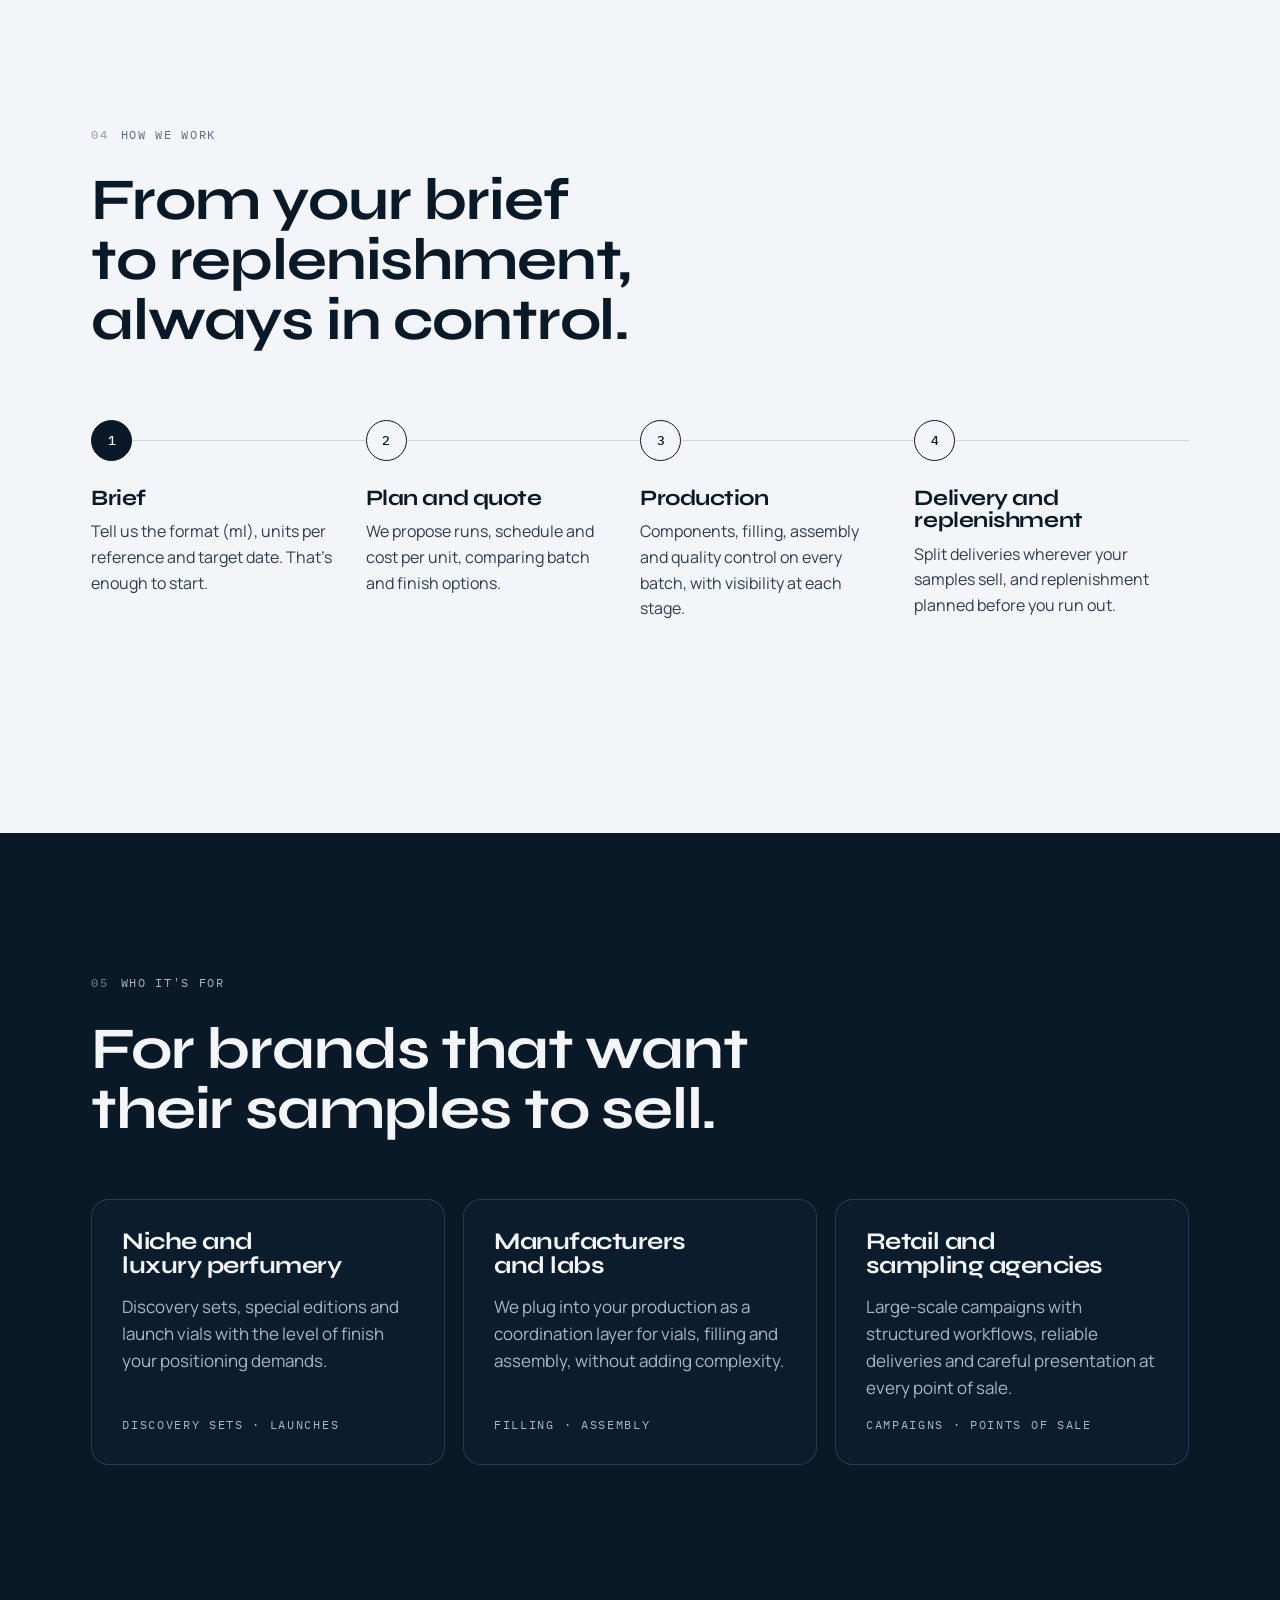
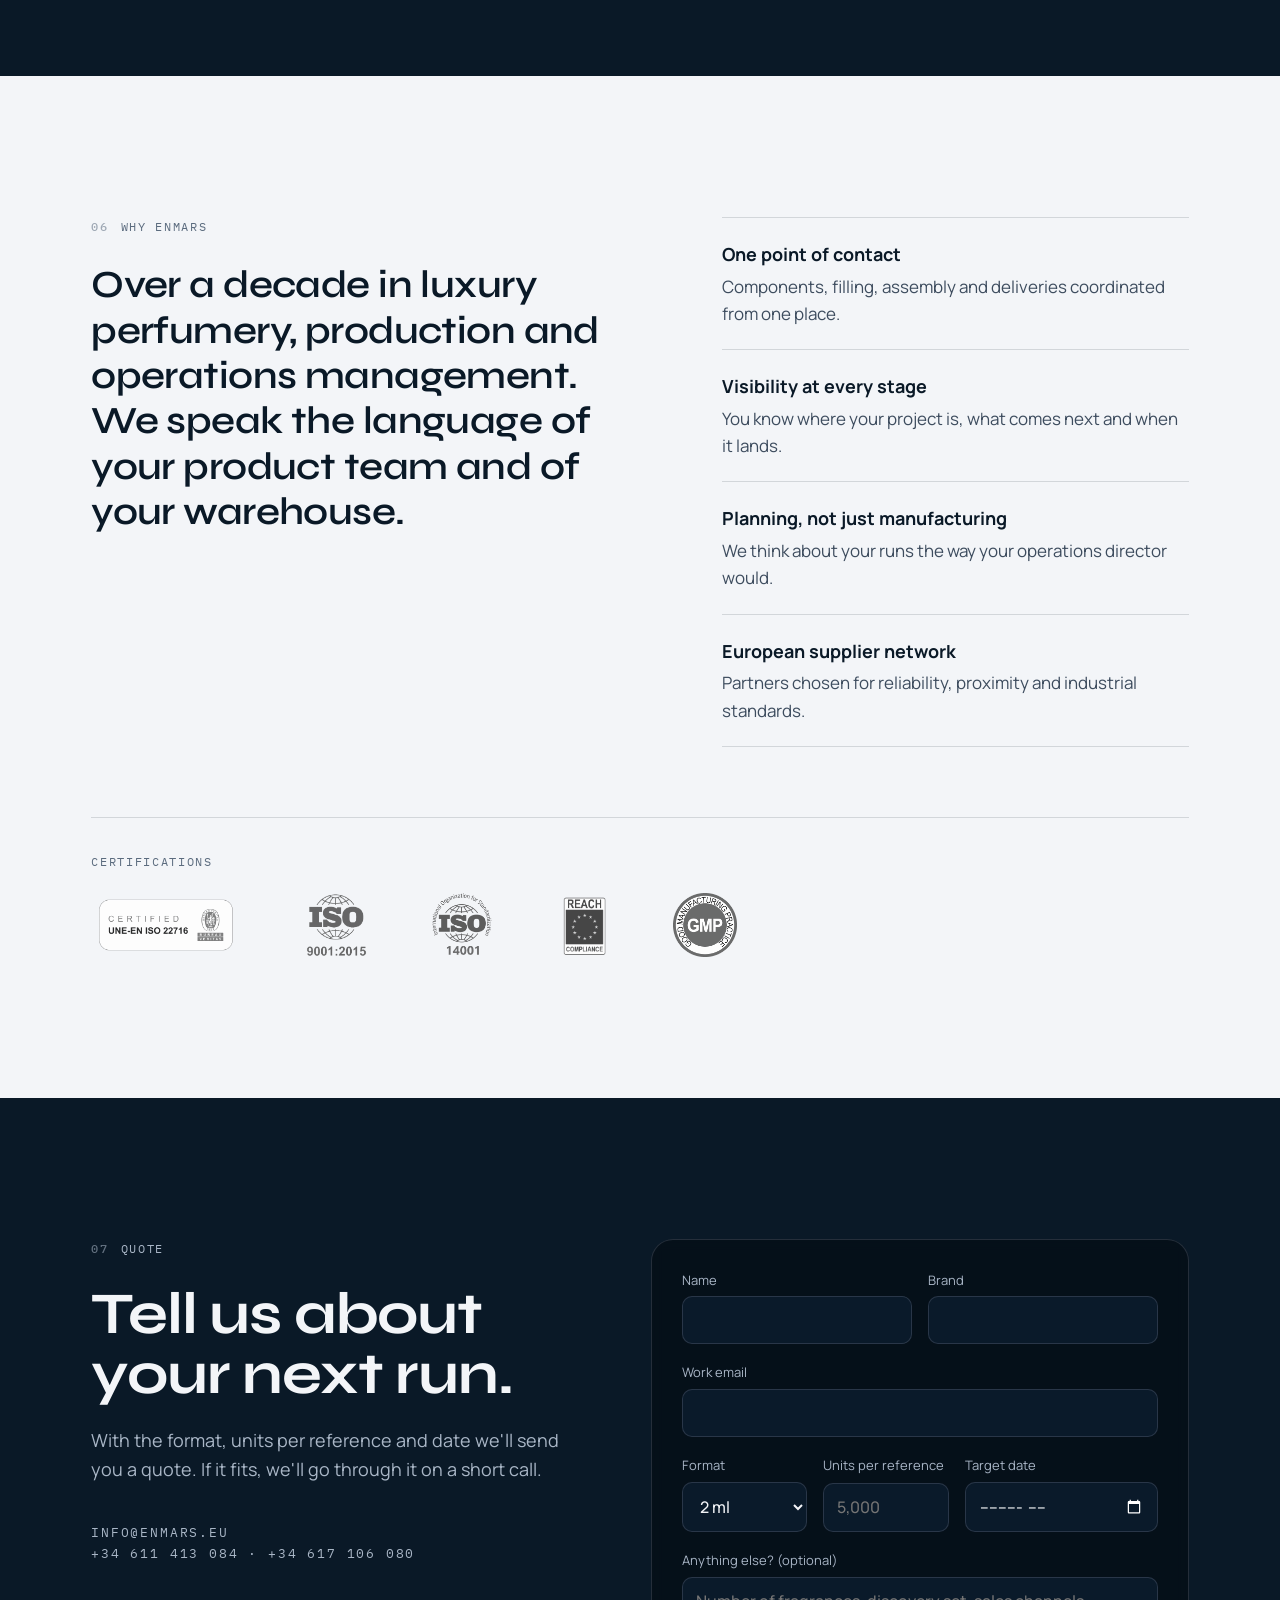
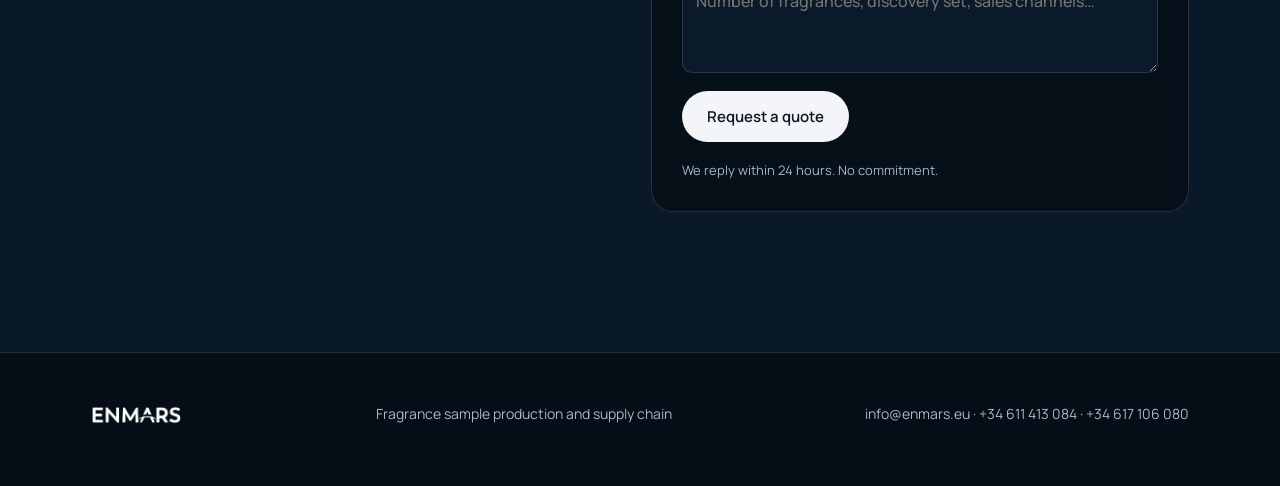
<file: production-process/index.html>
<!DOCTYPE html>
<html lang="es"><head><meta charset="utf-8"><title>ENMARS</title>
<link rel="canonical" href="https://enmars.eu/">
<meta name="robots" content="noindex">
<meta http-equiv="refresh" content="0; url=/#process">
<script>location.replace("/#process")</script></head>
<body><a href="/#process">ENMARS</a></body></html>
</file>
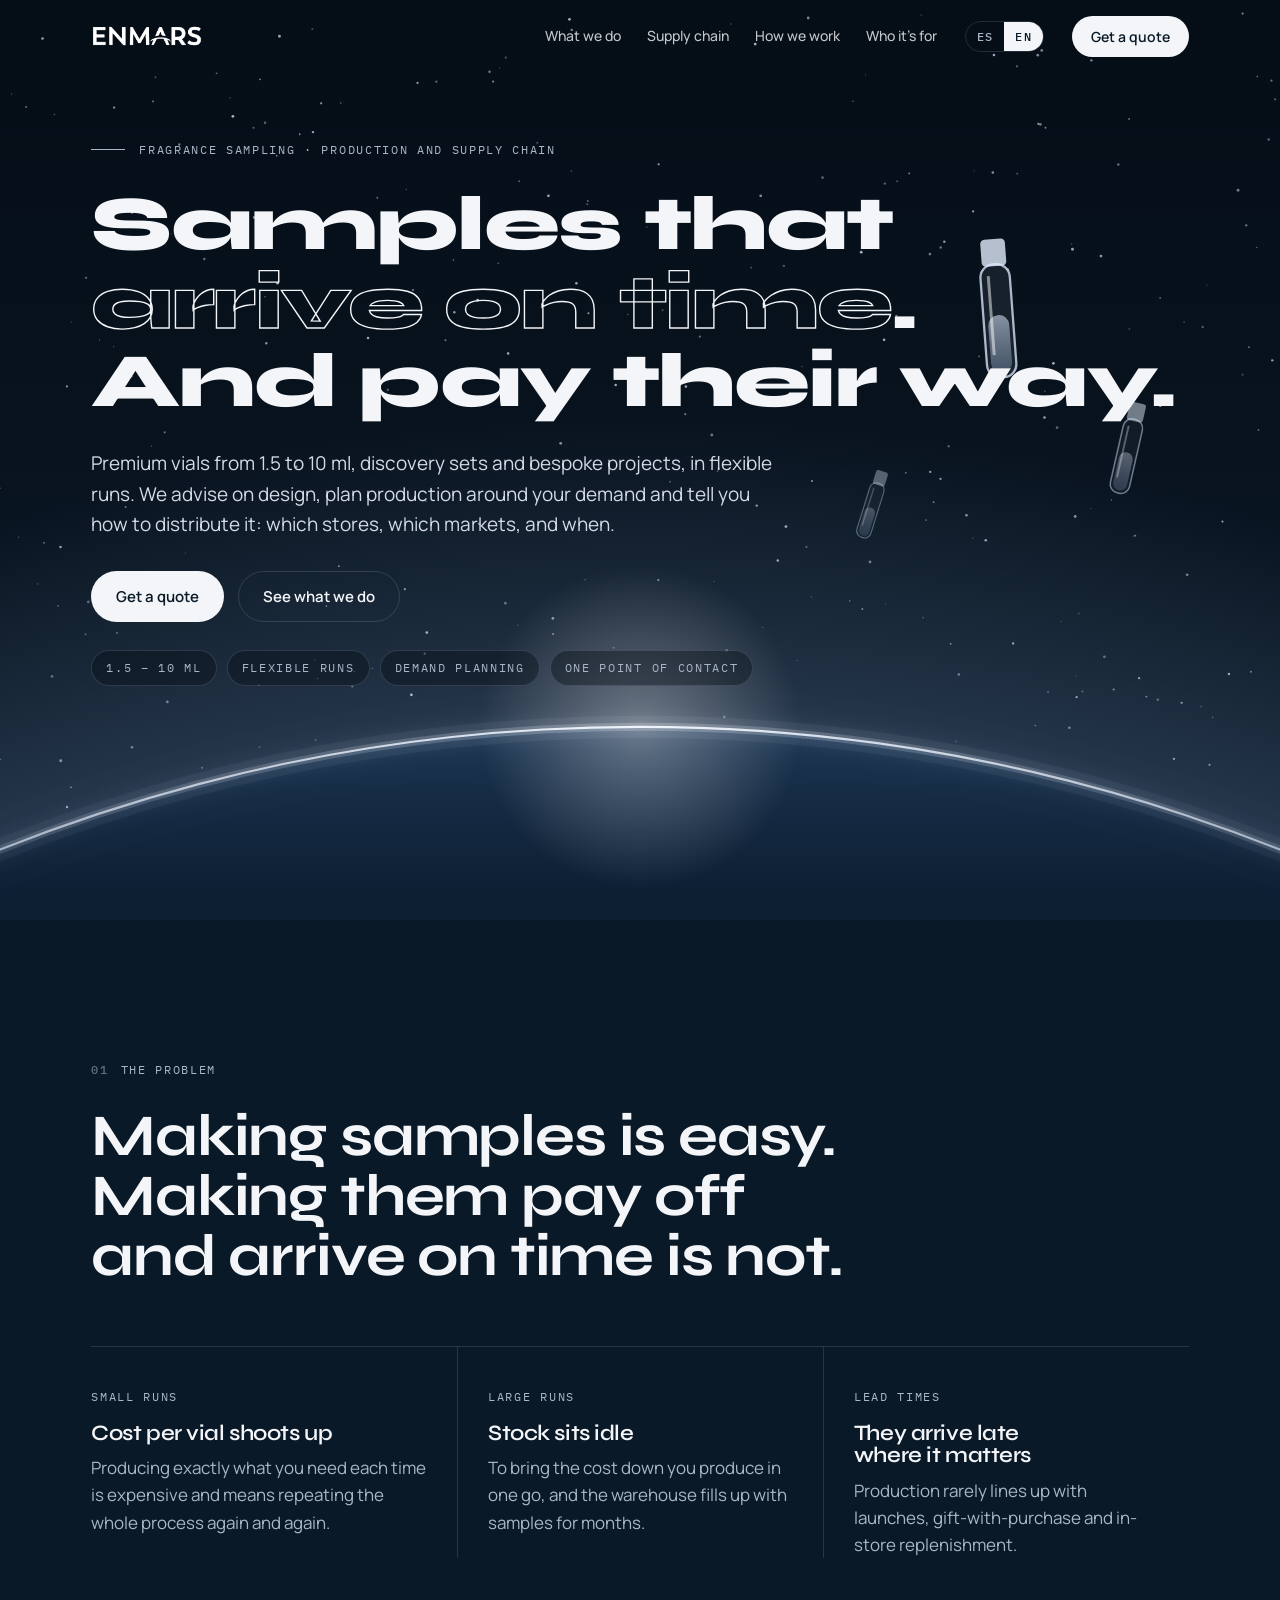
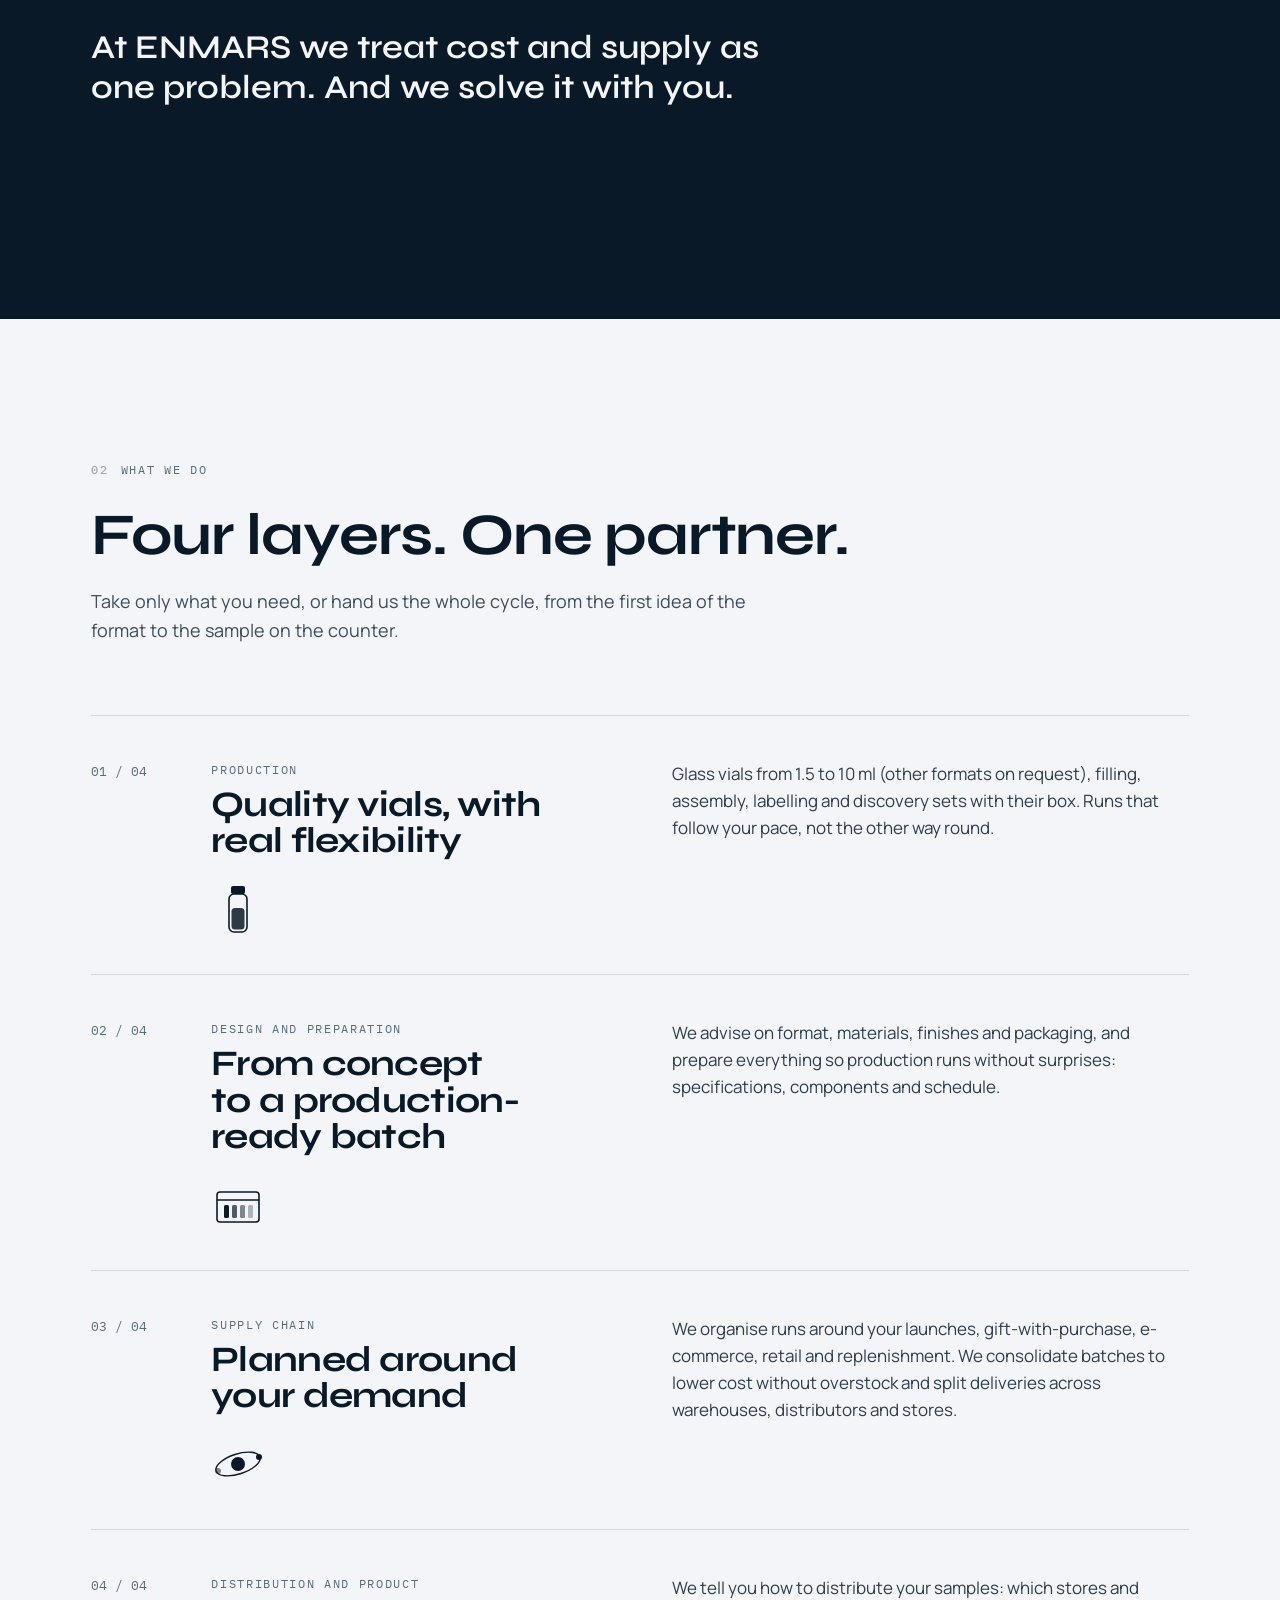
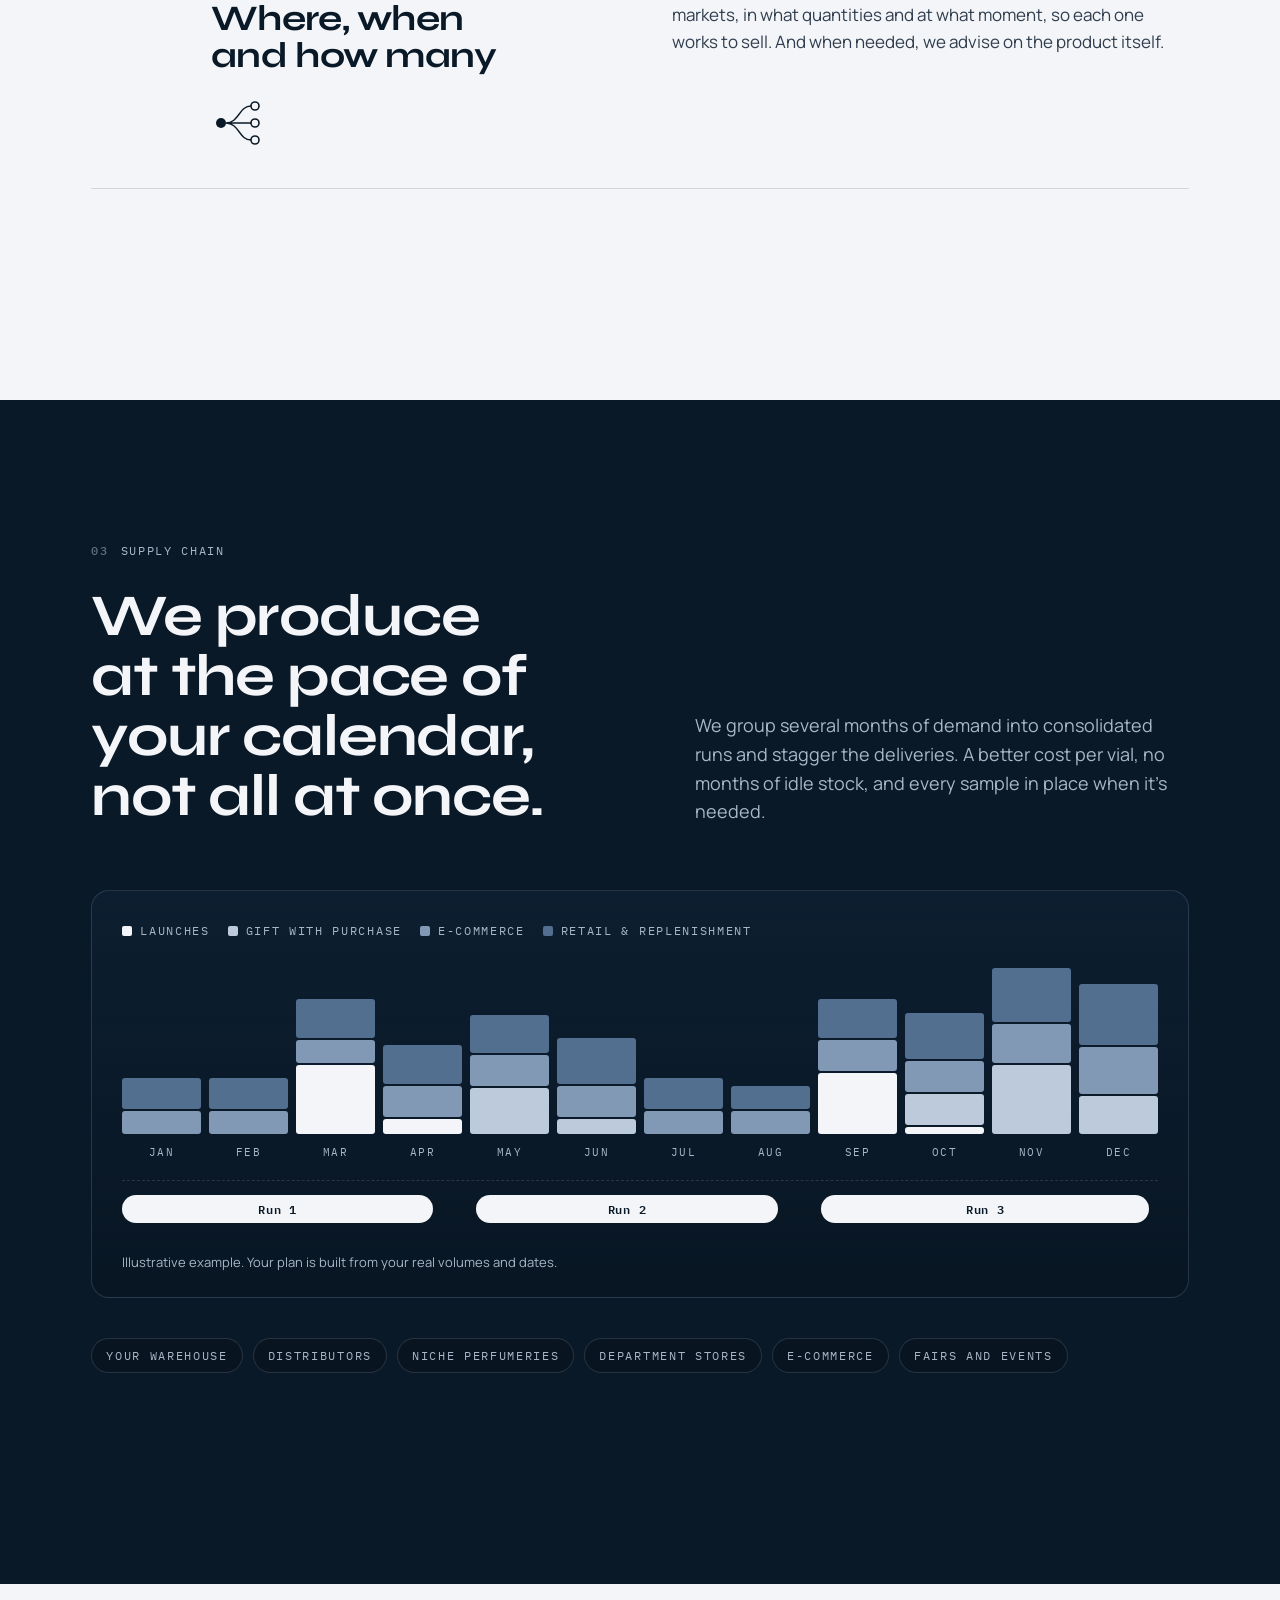
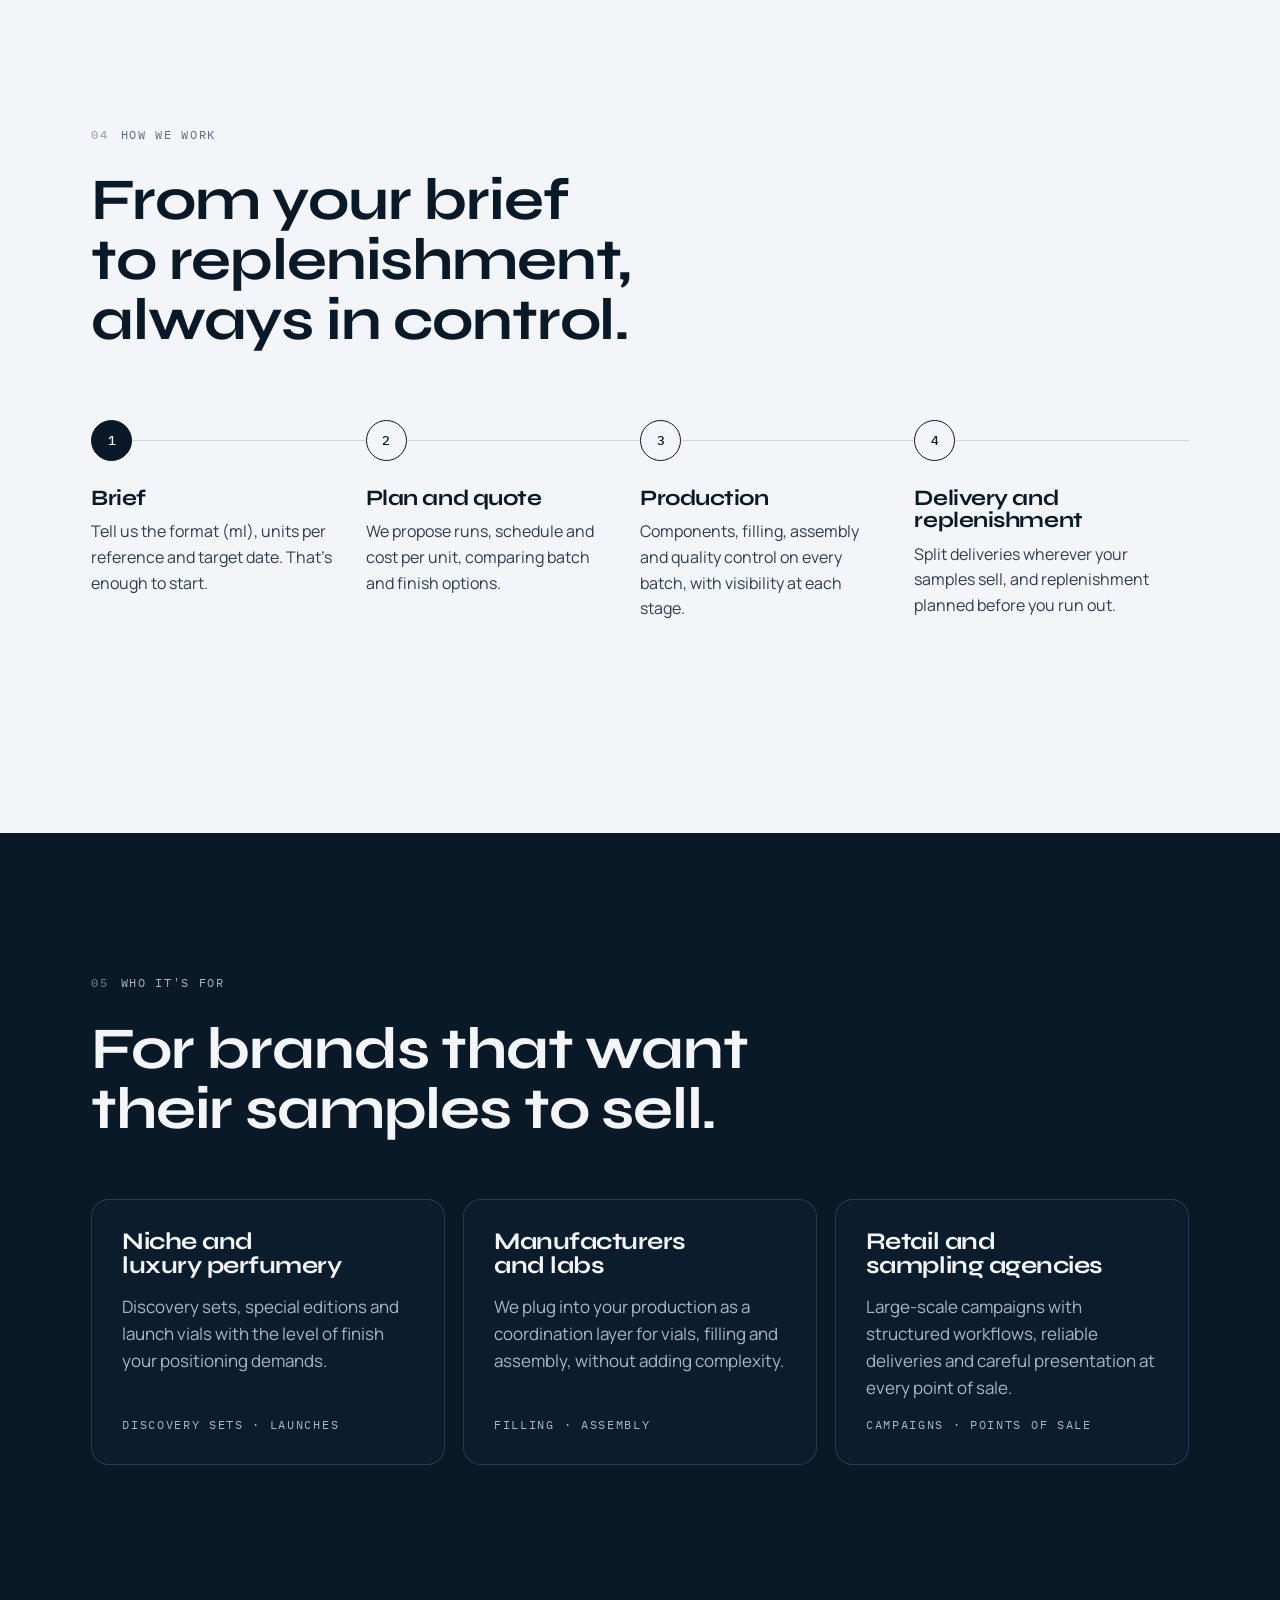
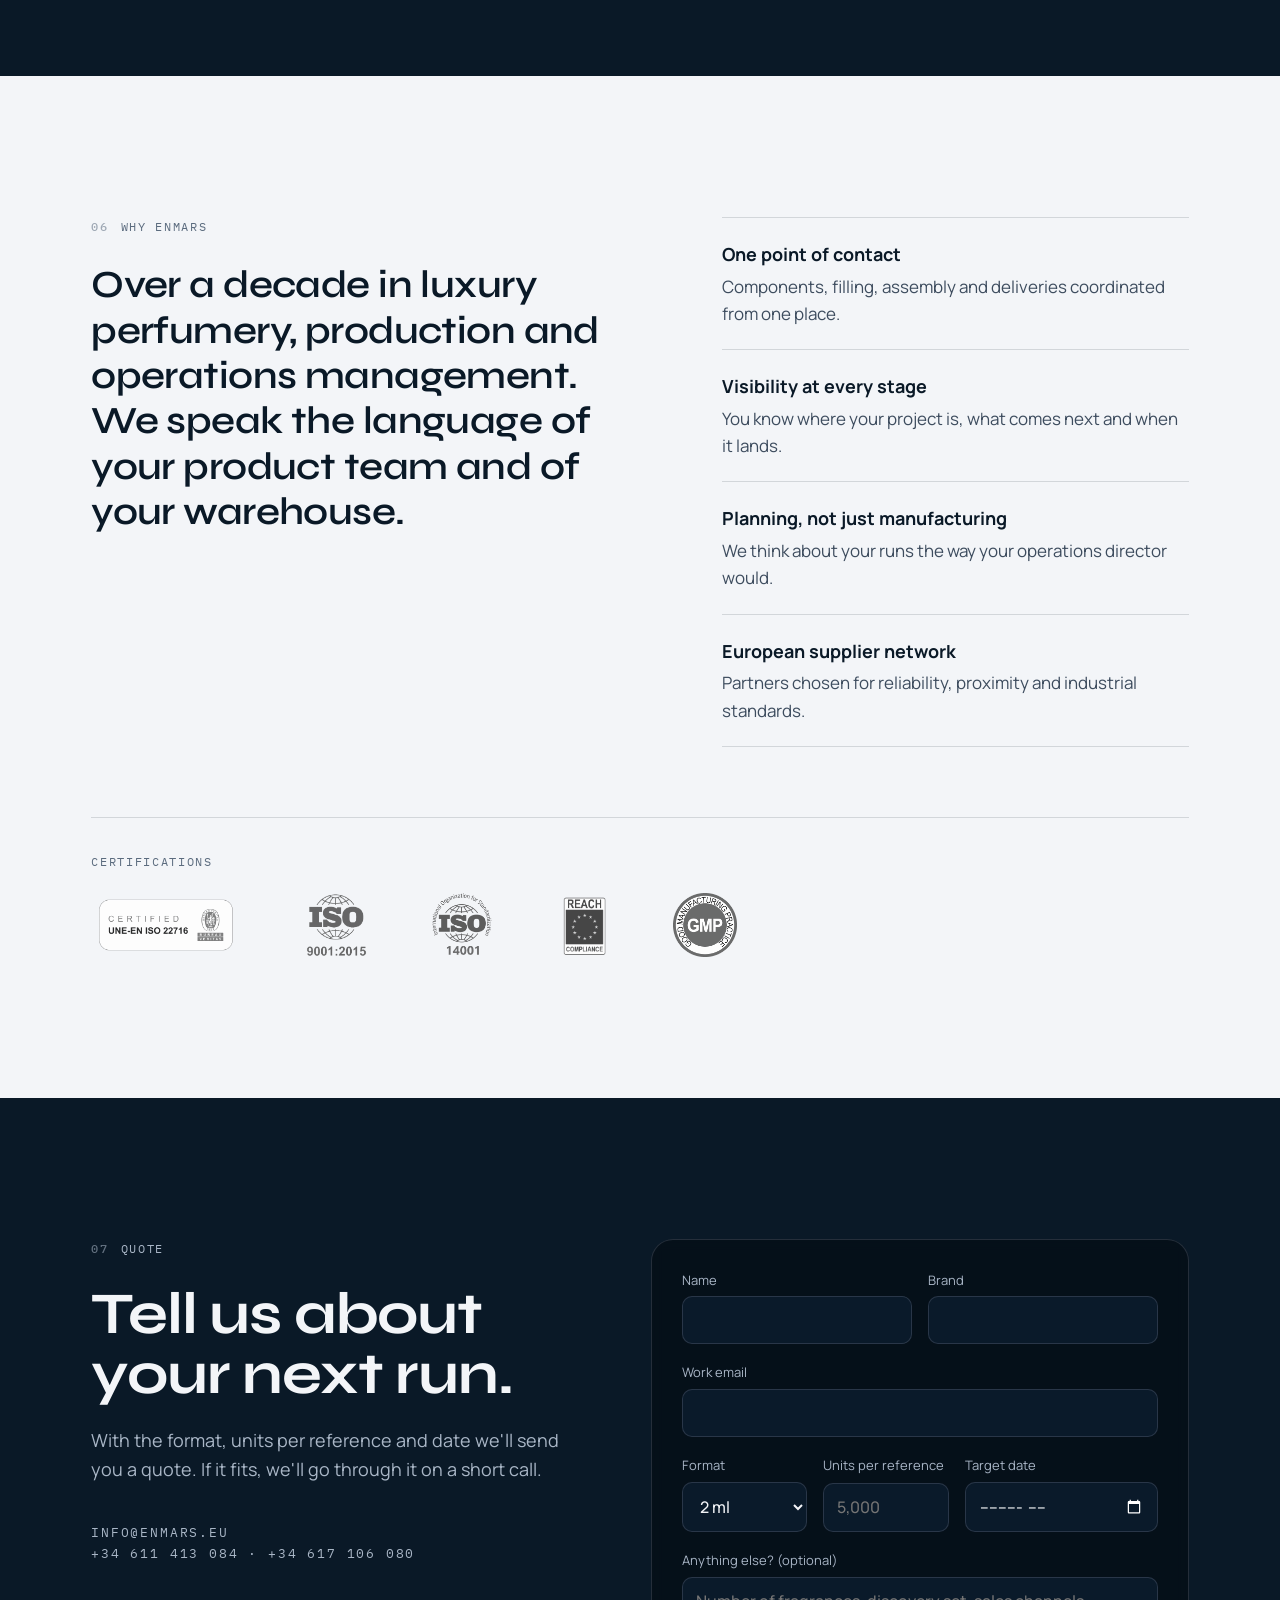
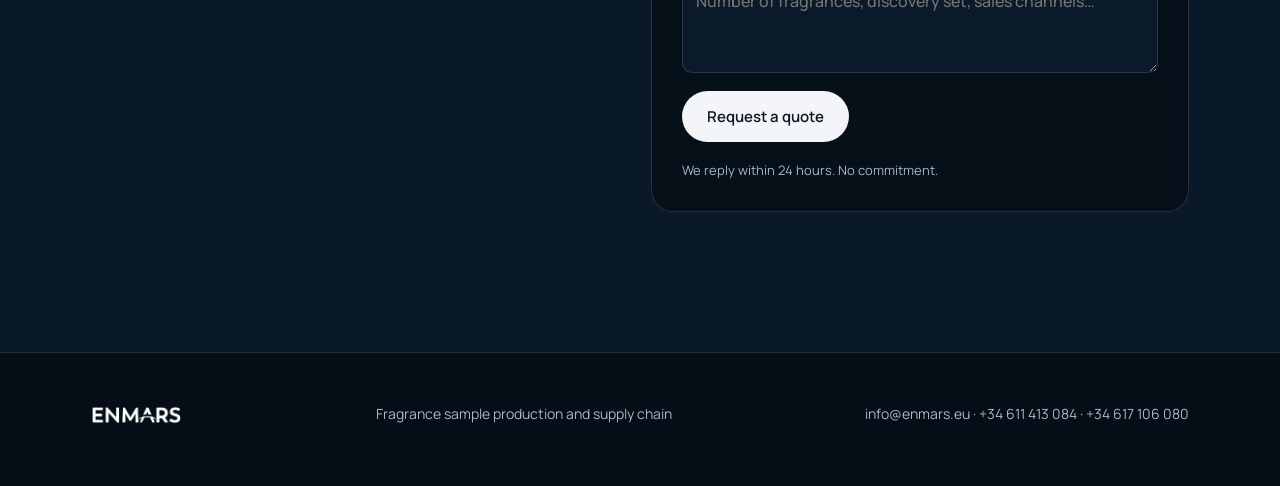
<file: solutions/index.html>
<!DOCTYPE html>
<html lang="es"><head><meta charset="utf-8"><title>ENMARS</title>
<link rel="canonical" href="https://enmars.eu/">
<meta name="robots" content="noindex">
<meta http-equiv="refresh" content="0; url=/#services">
<script>location.replace("/#services")</script></head>
<body><a href="/#services">ENMARS</a></body></html>
</file>
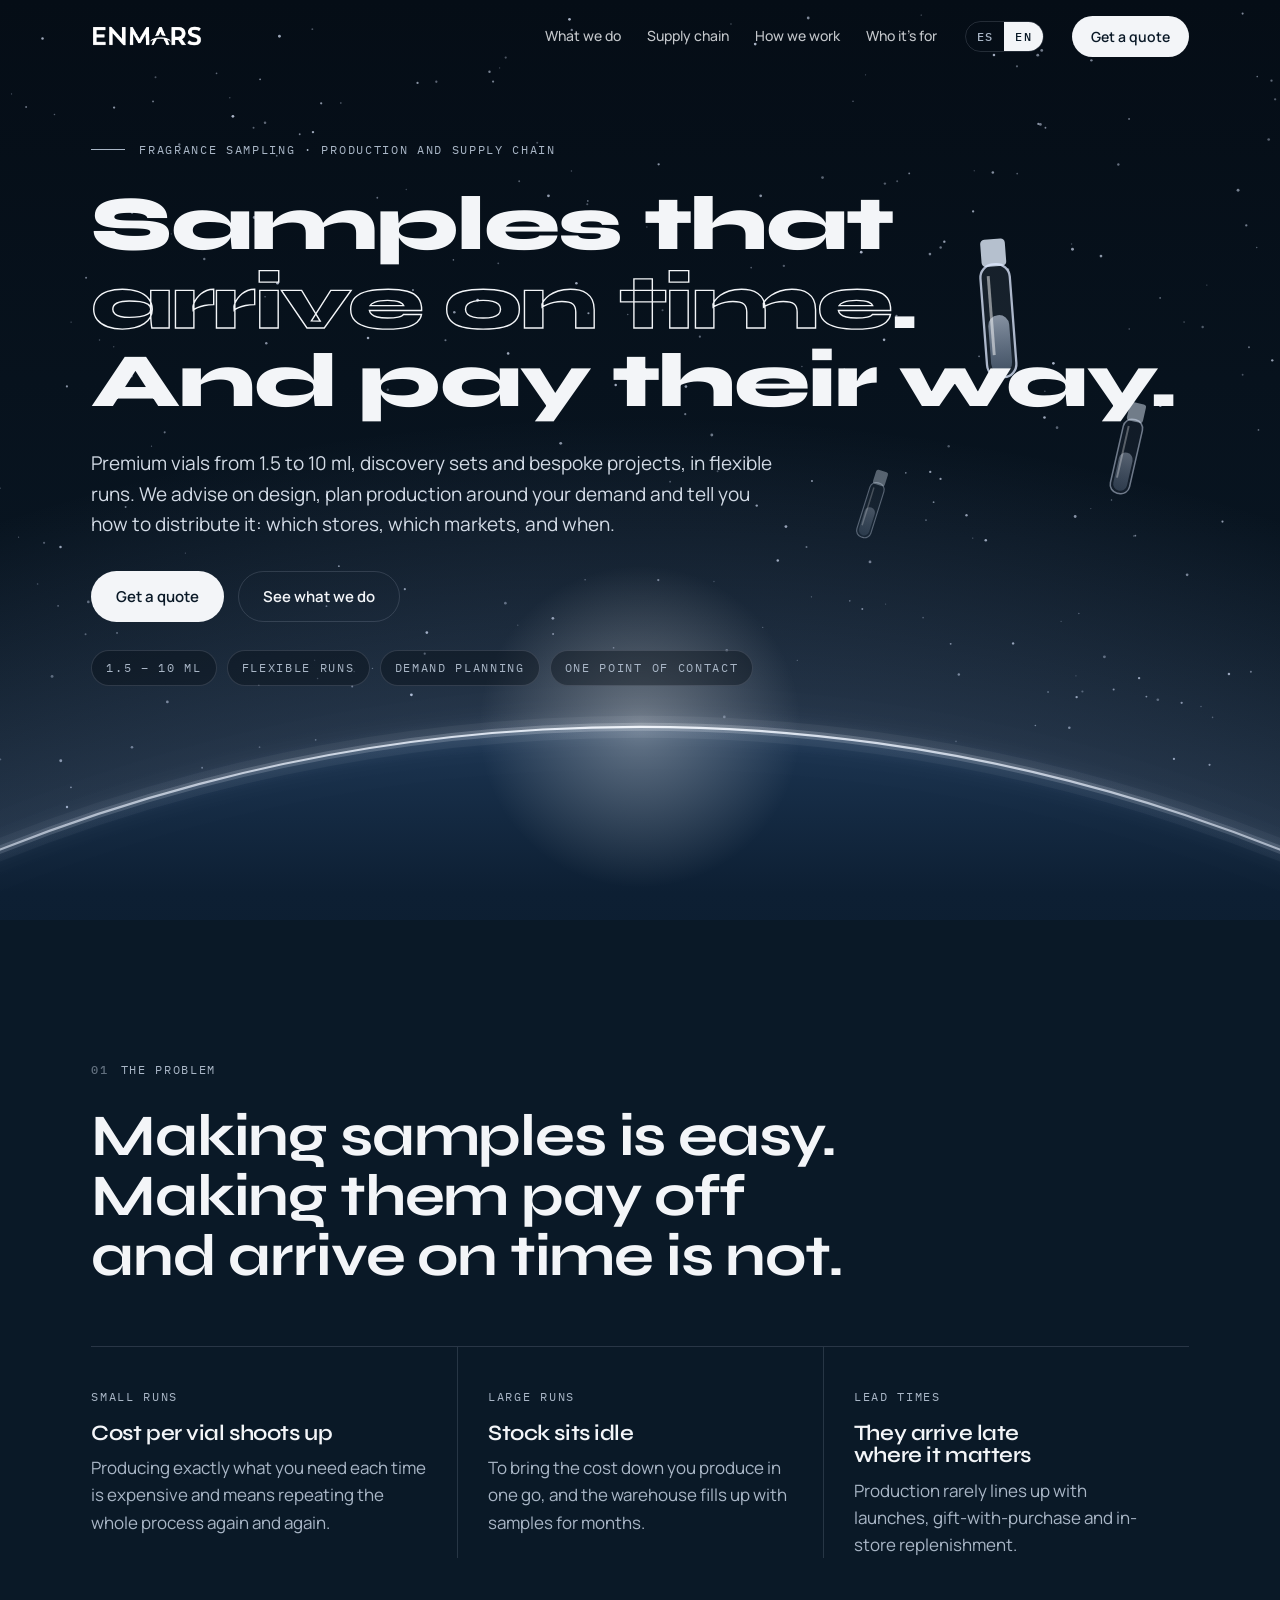
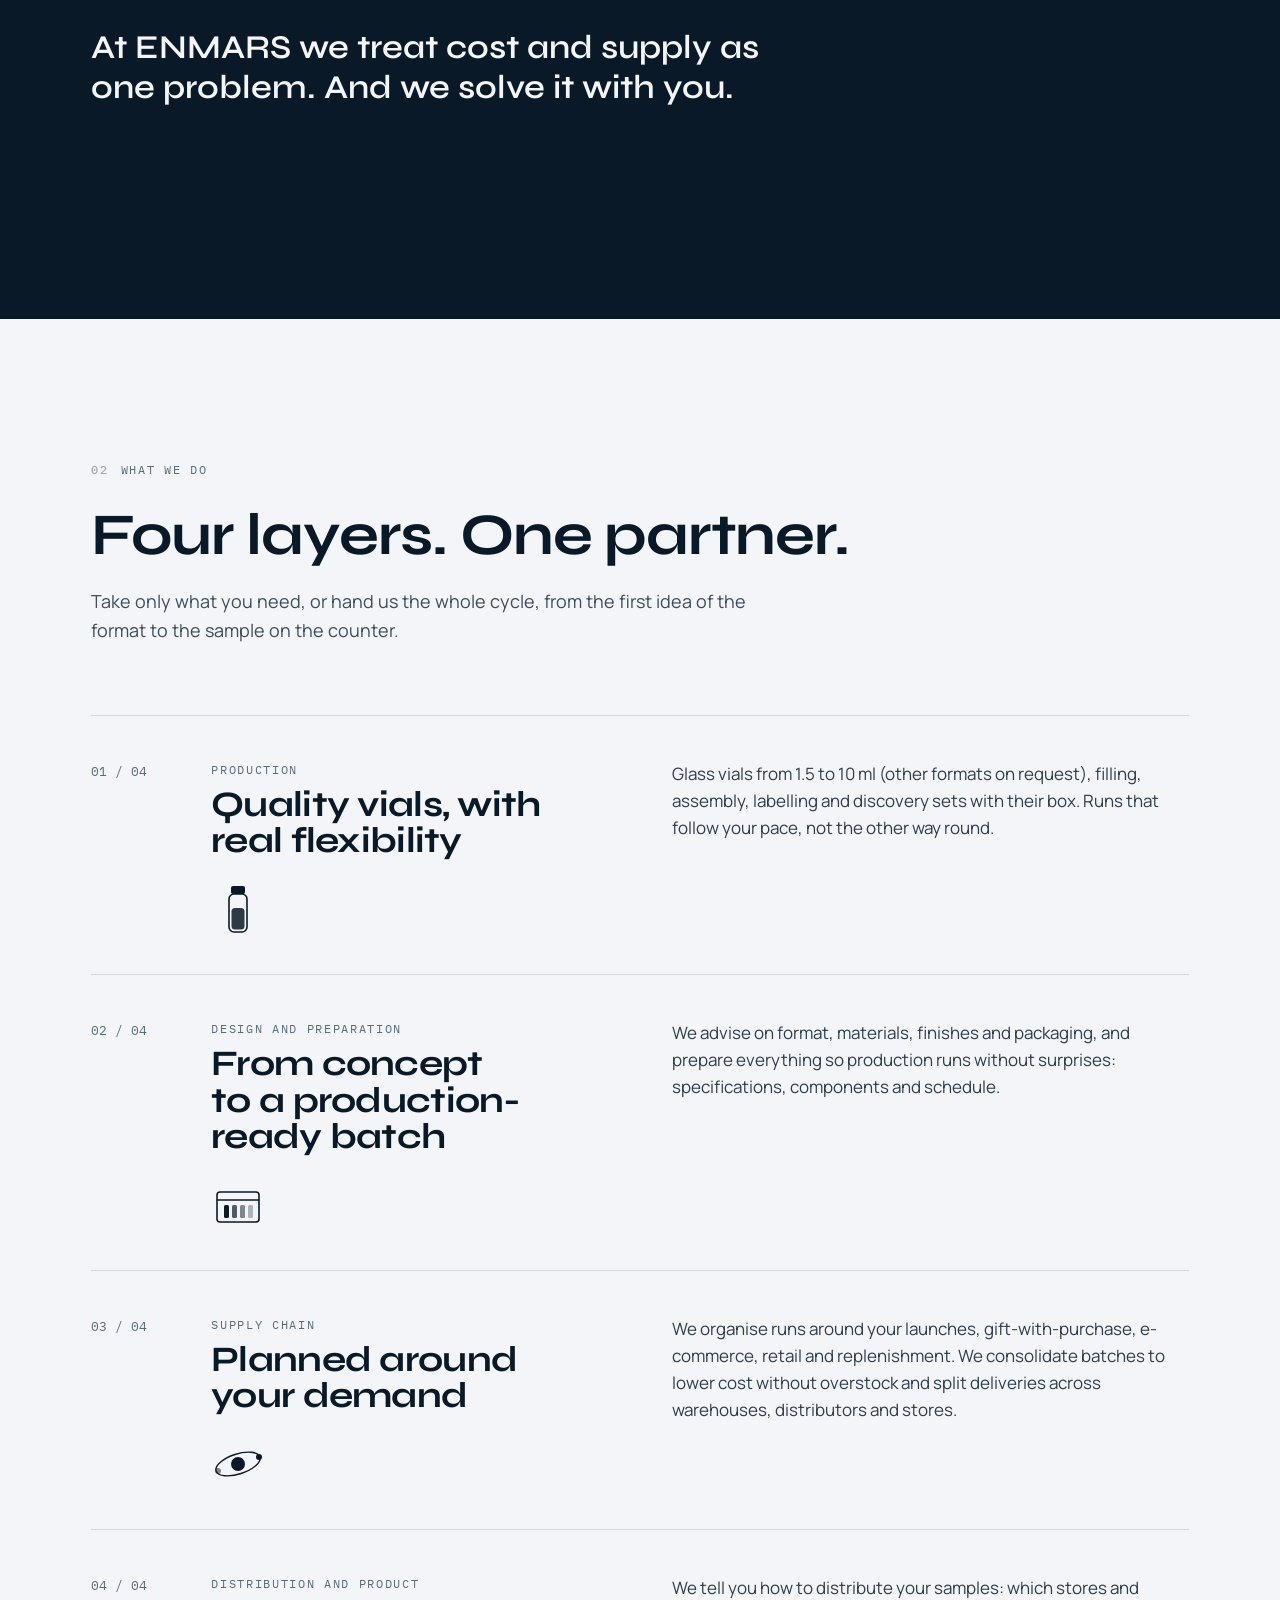
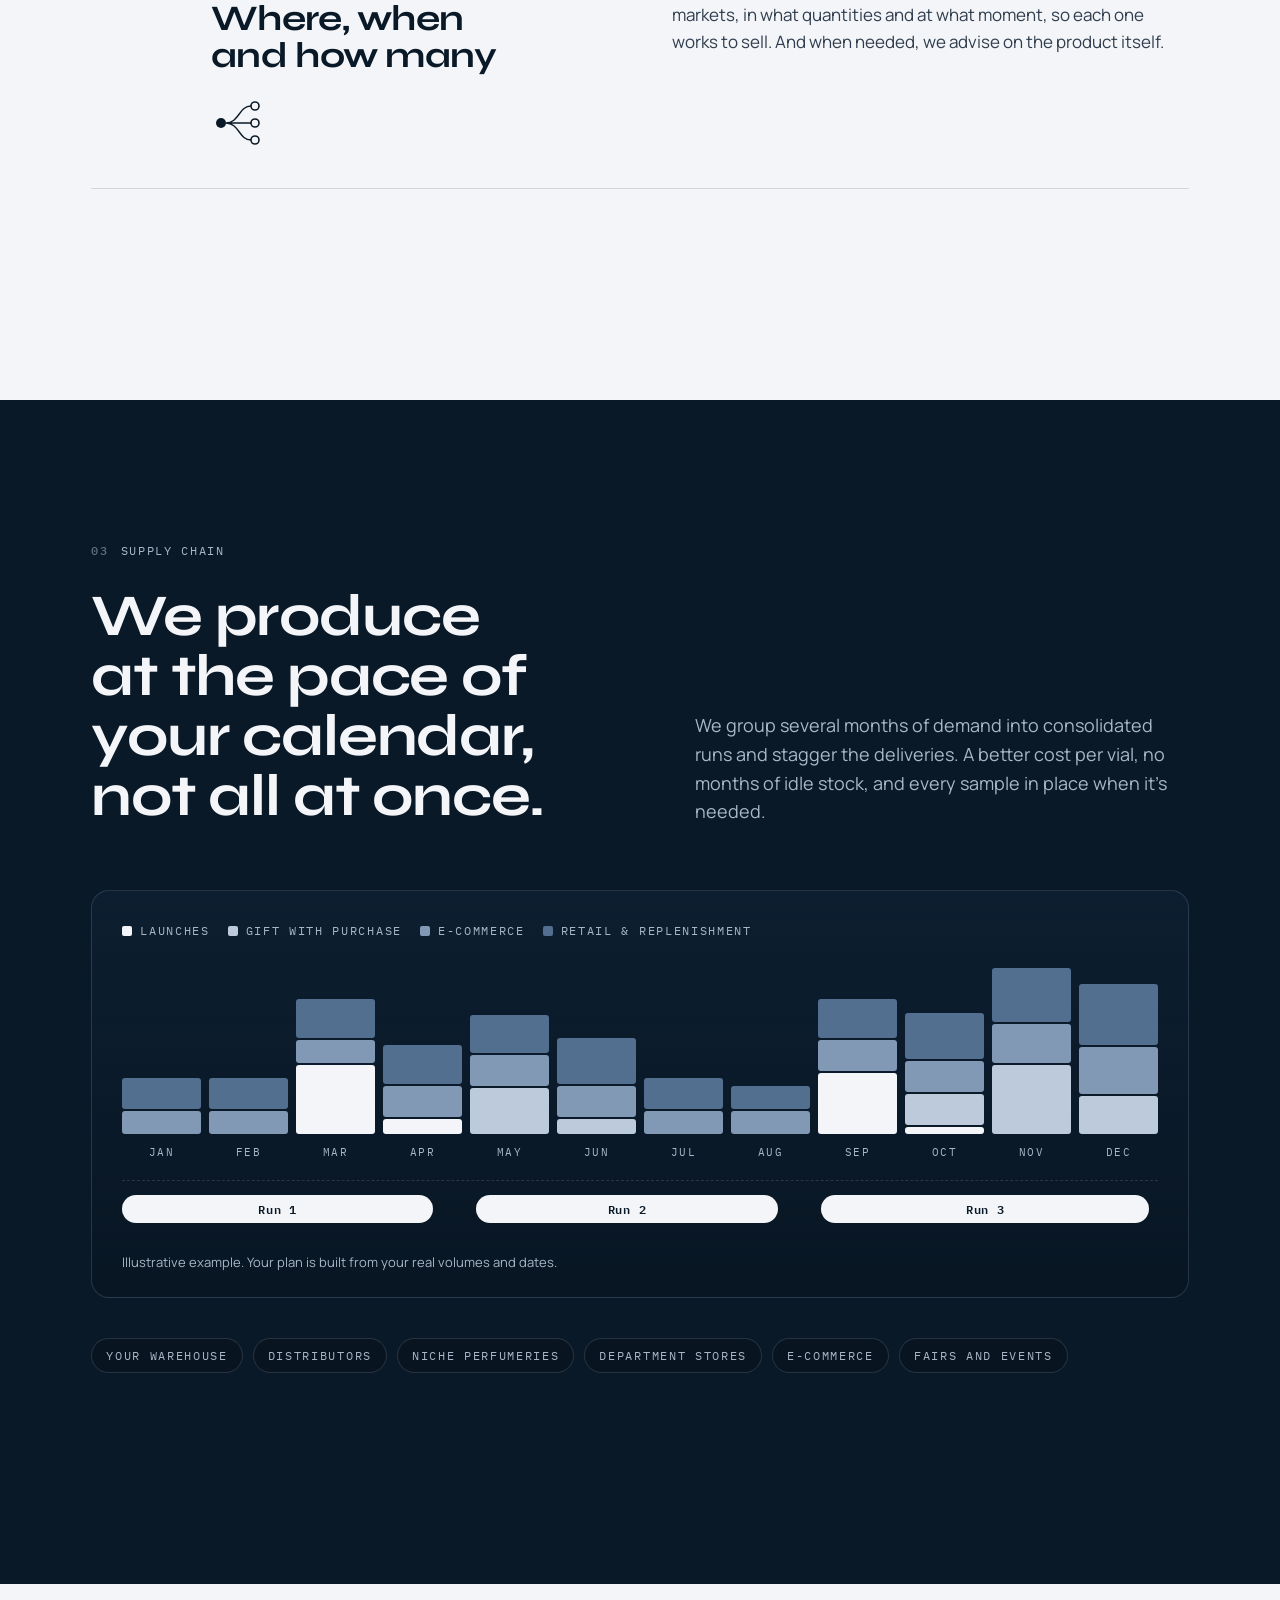
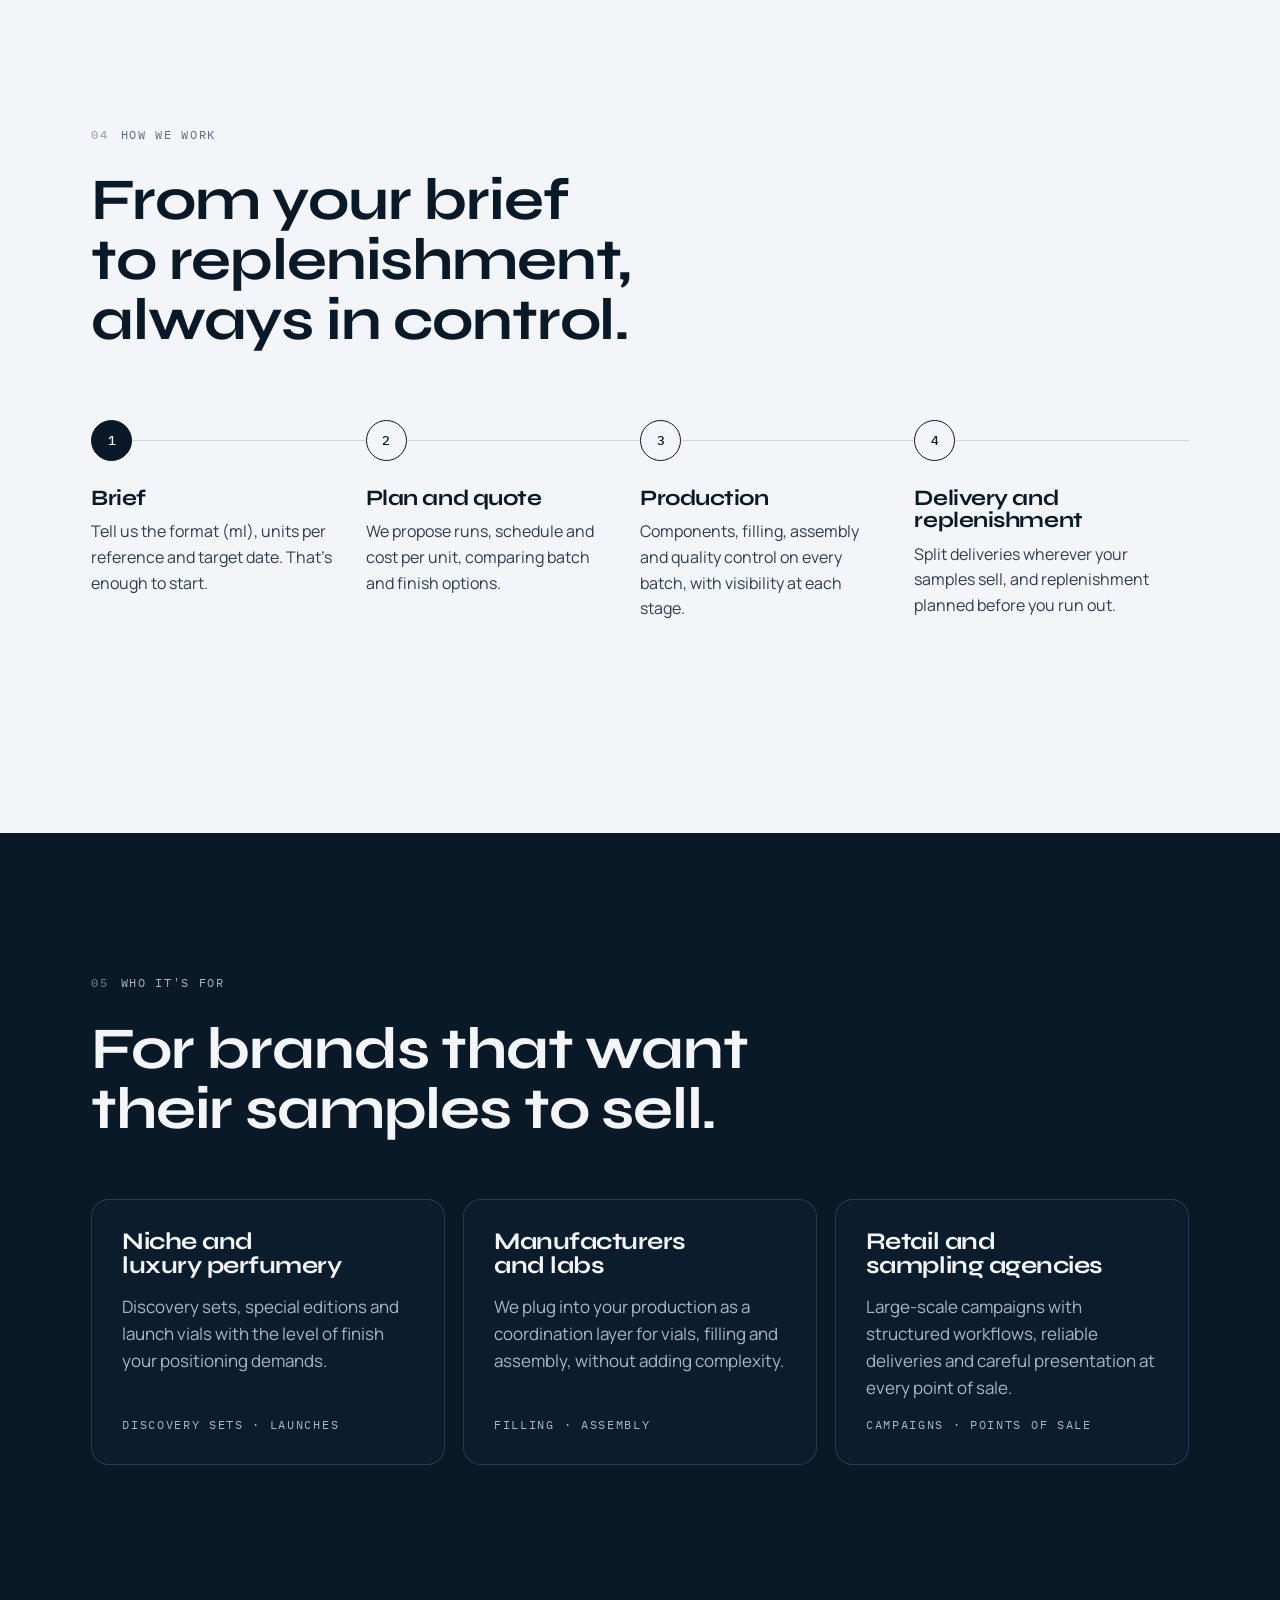
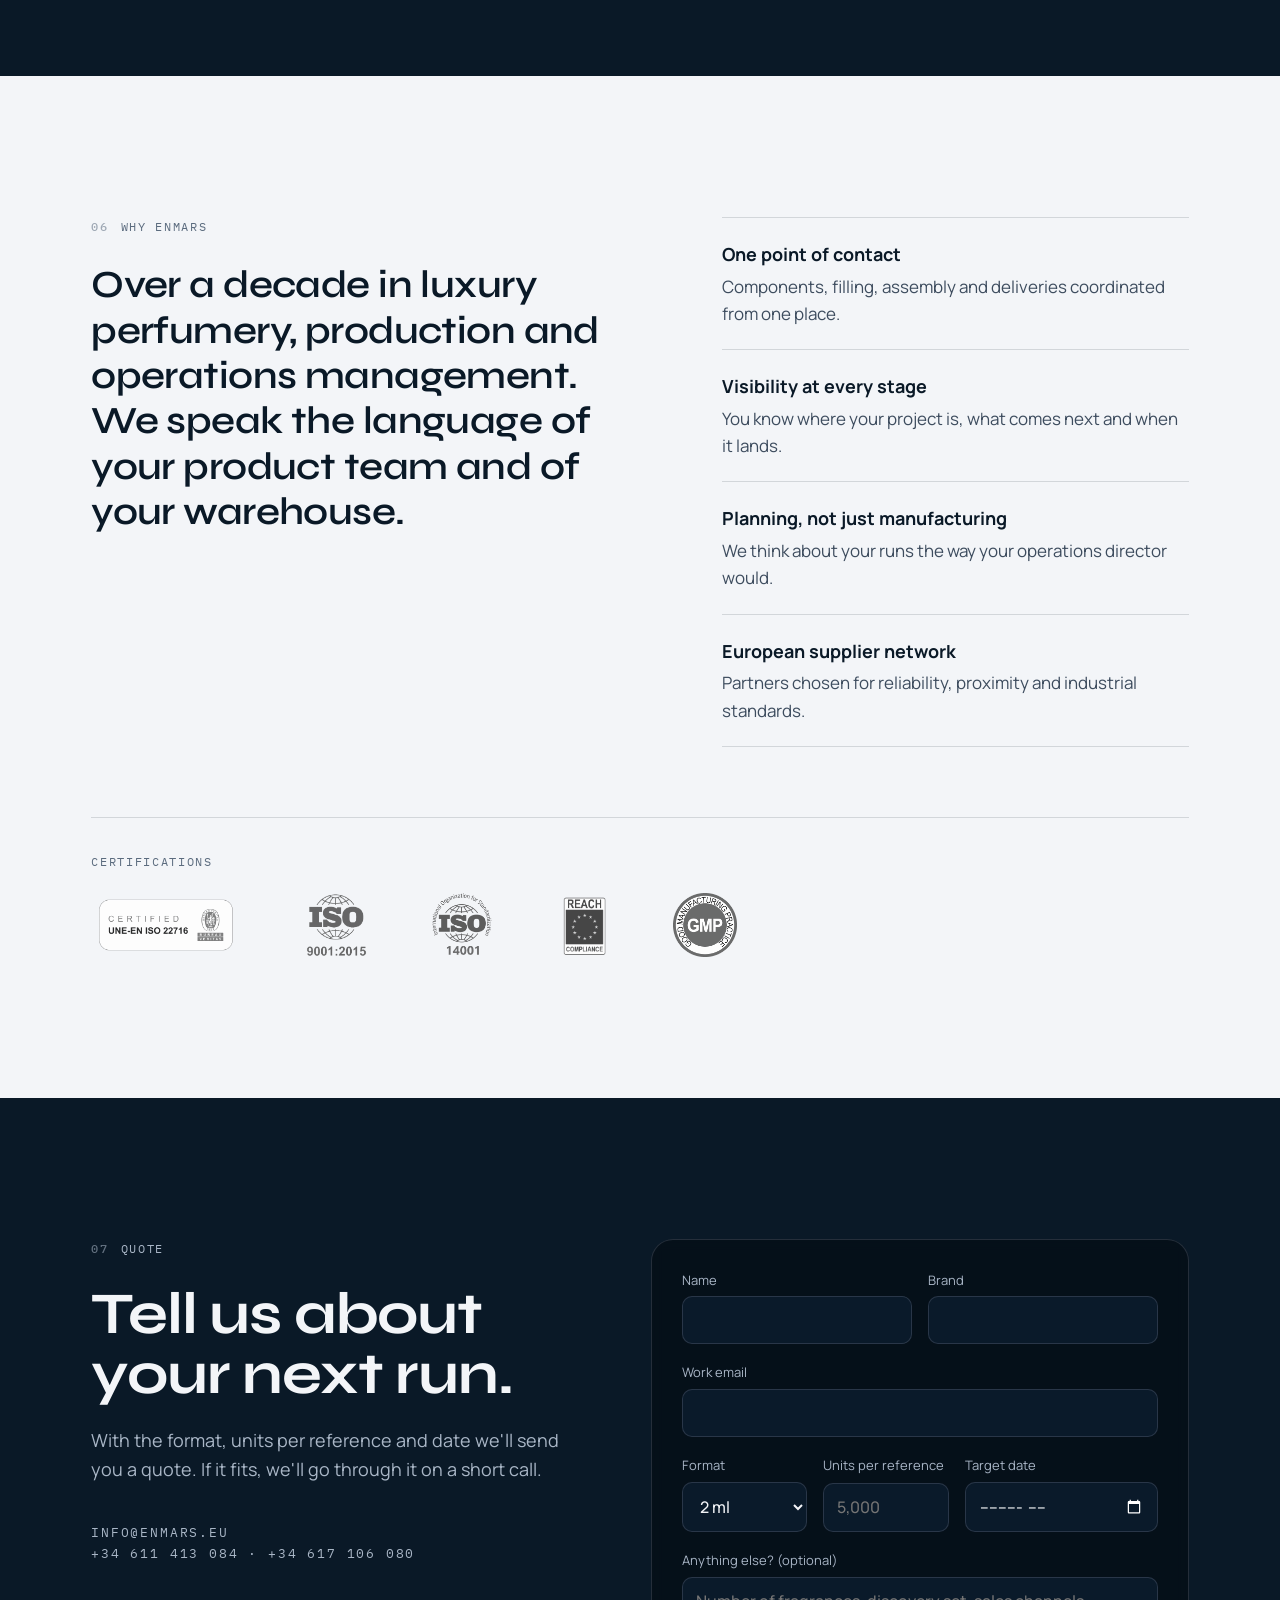
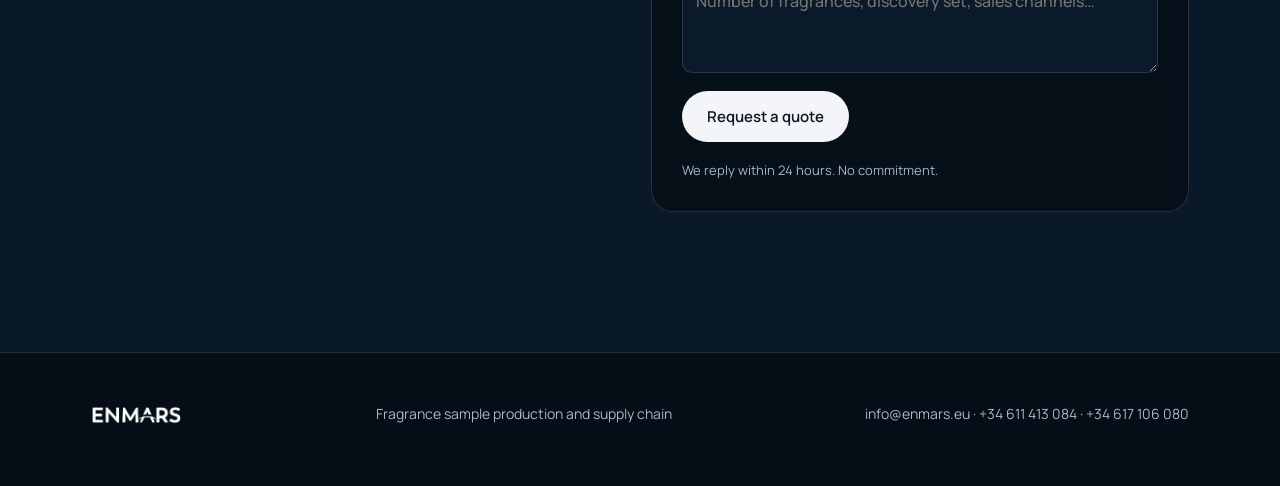
<file: sustainability/index.html>
<!DOCTYPE html>
<html lang="es"><head><meta charset="utf-8"><title>ENMARS</title>
<link rel="canonical" href="https://enmars.eu/">
<meta name="robots" content="noindex">
<meta http-equiv="refresh" content="0; url=/#why">
<script>location.replace("/#why")</script></head>
<body><a href="/#why">ENMARS</a></body></html>
</file>
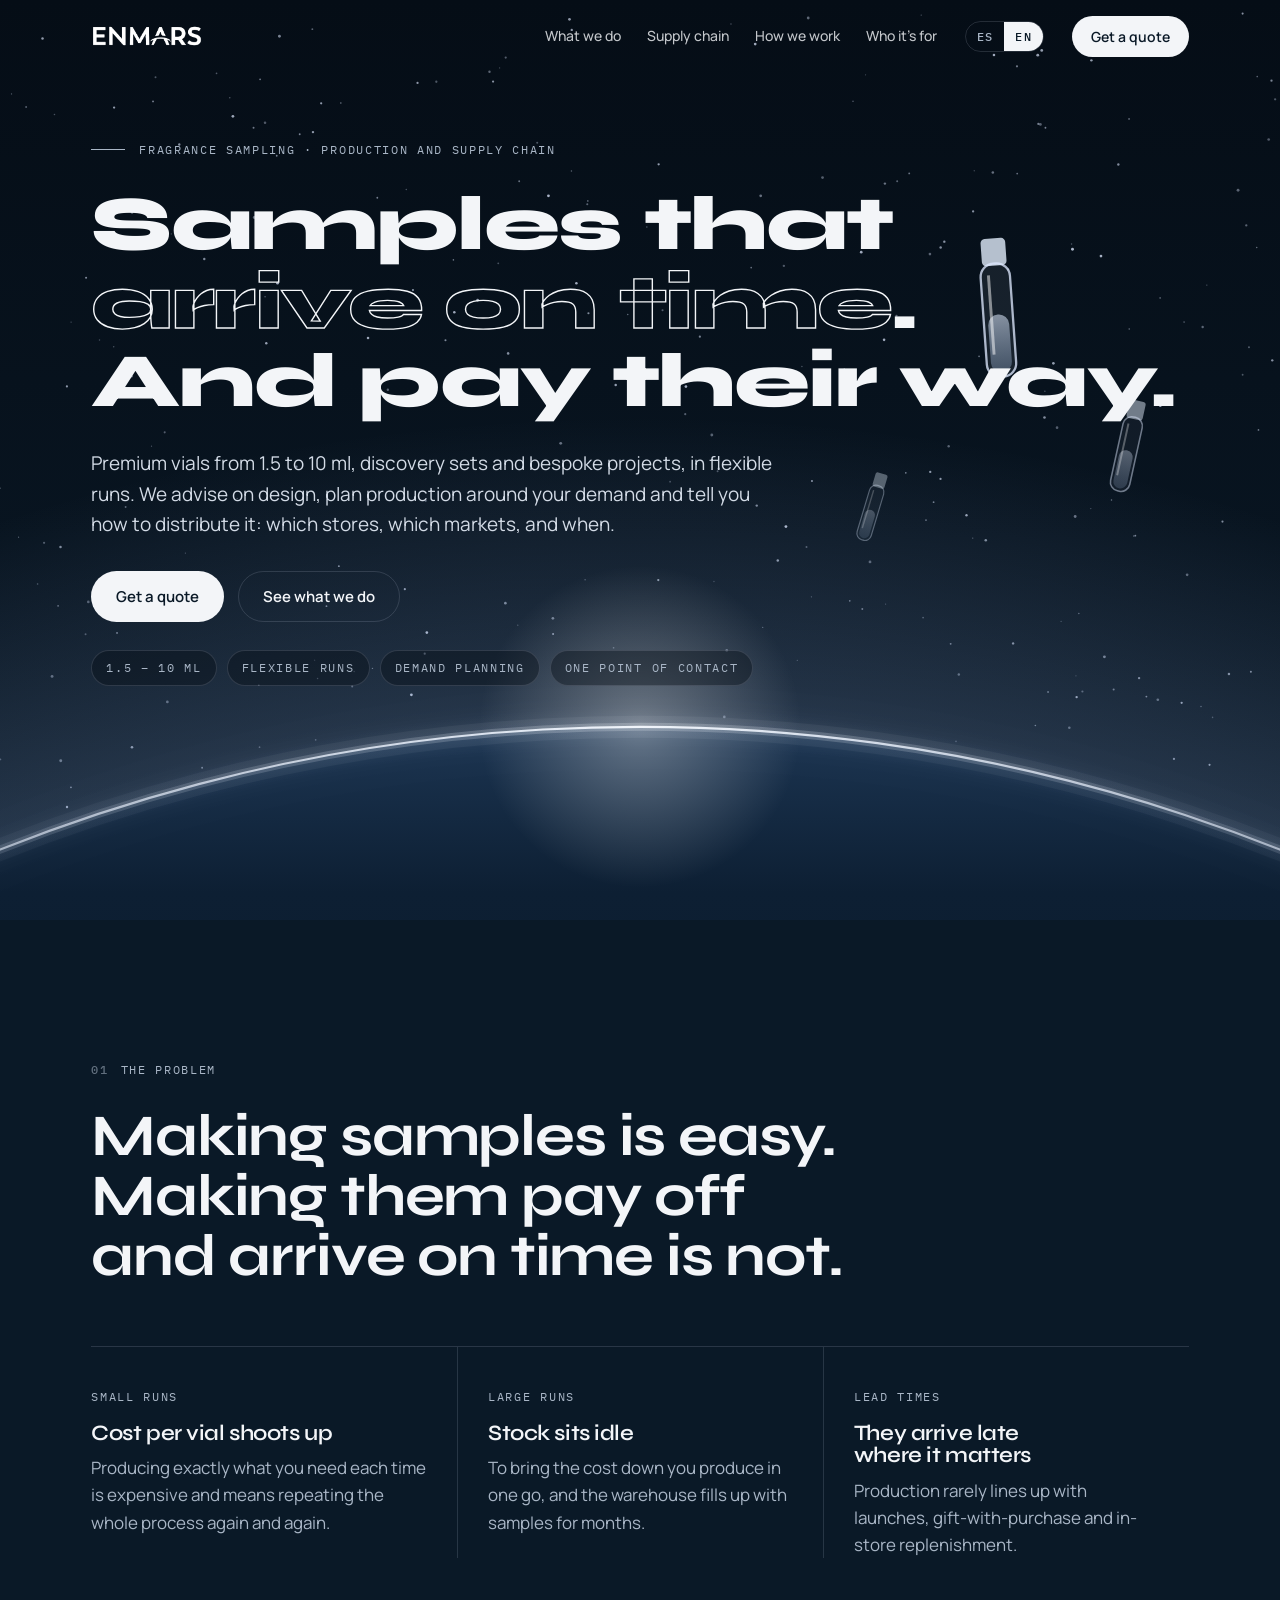
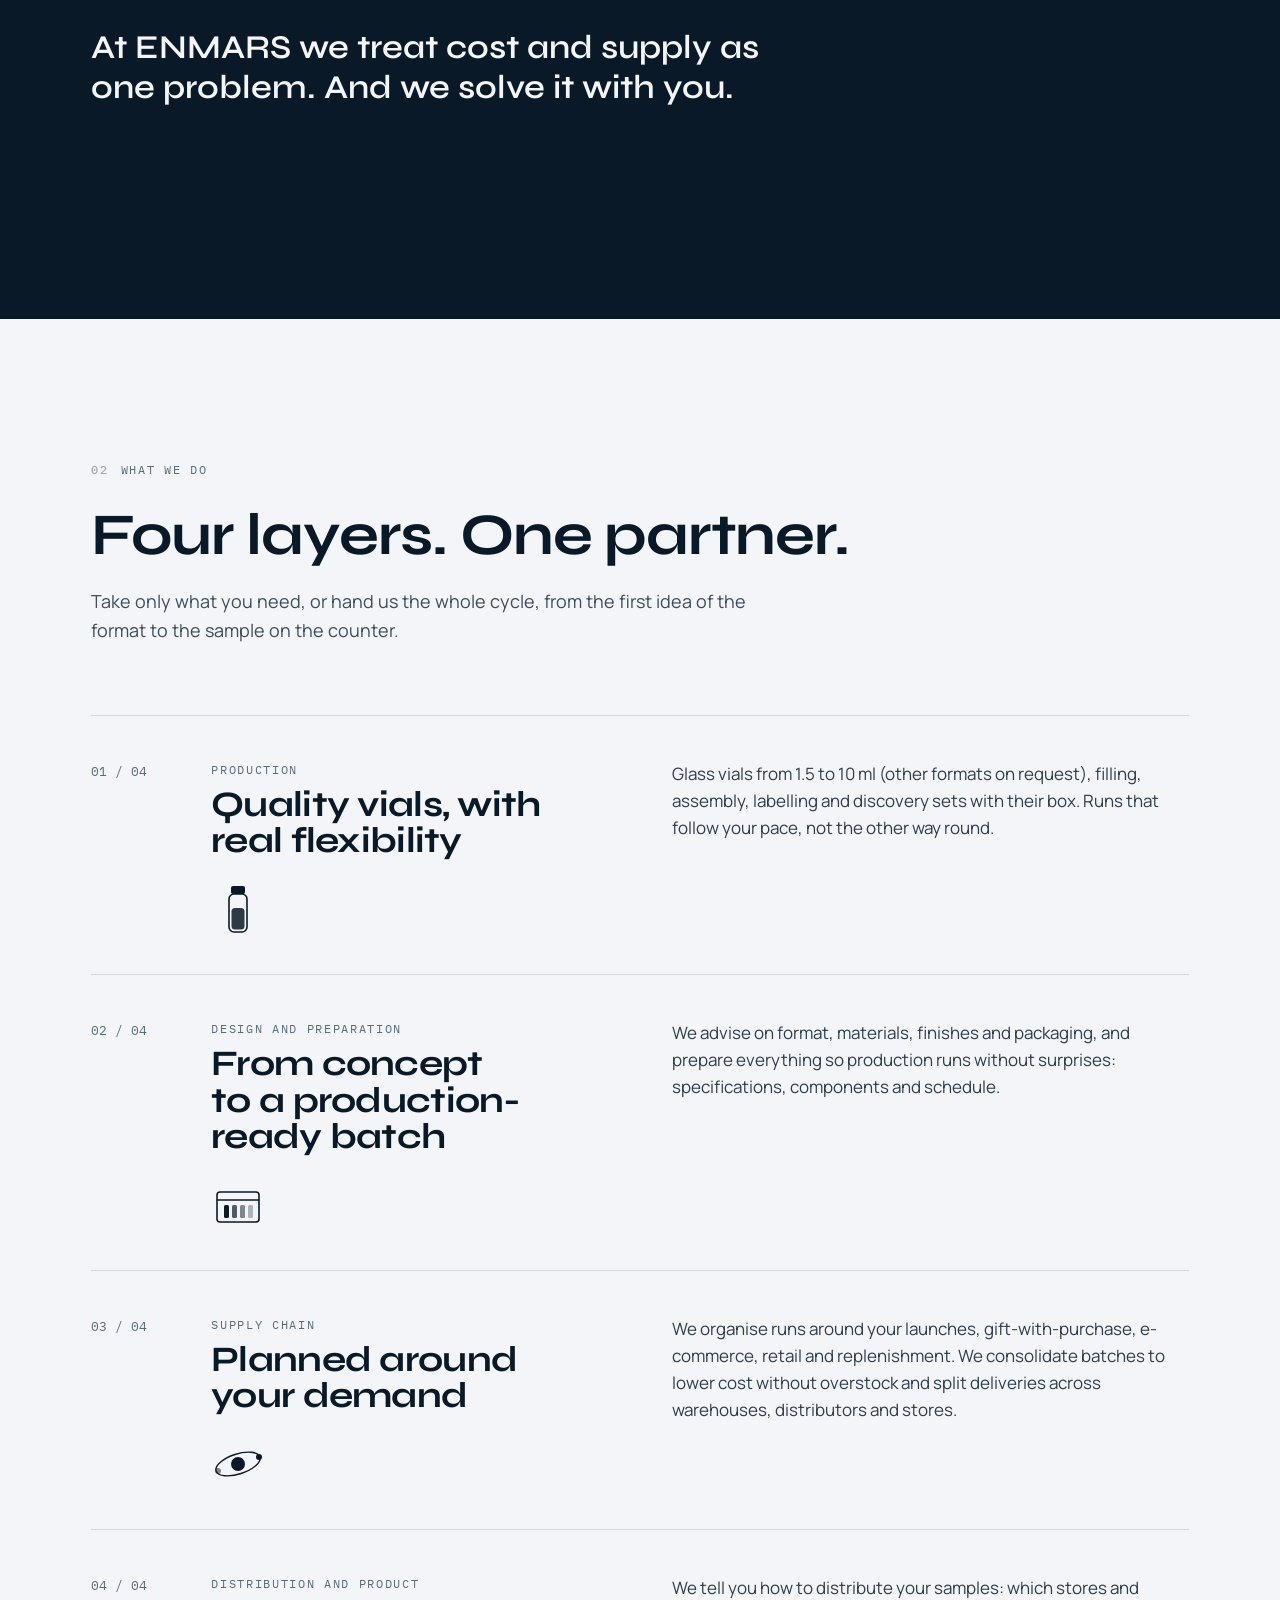
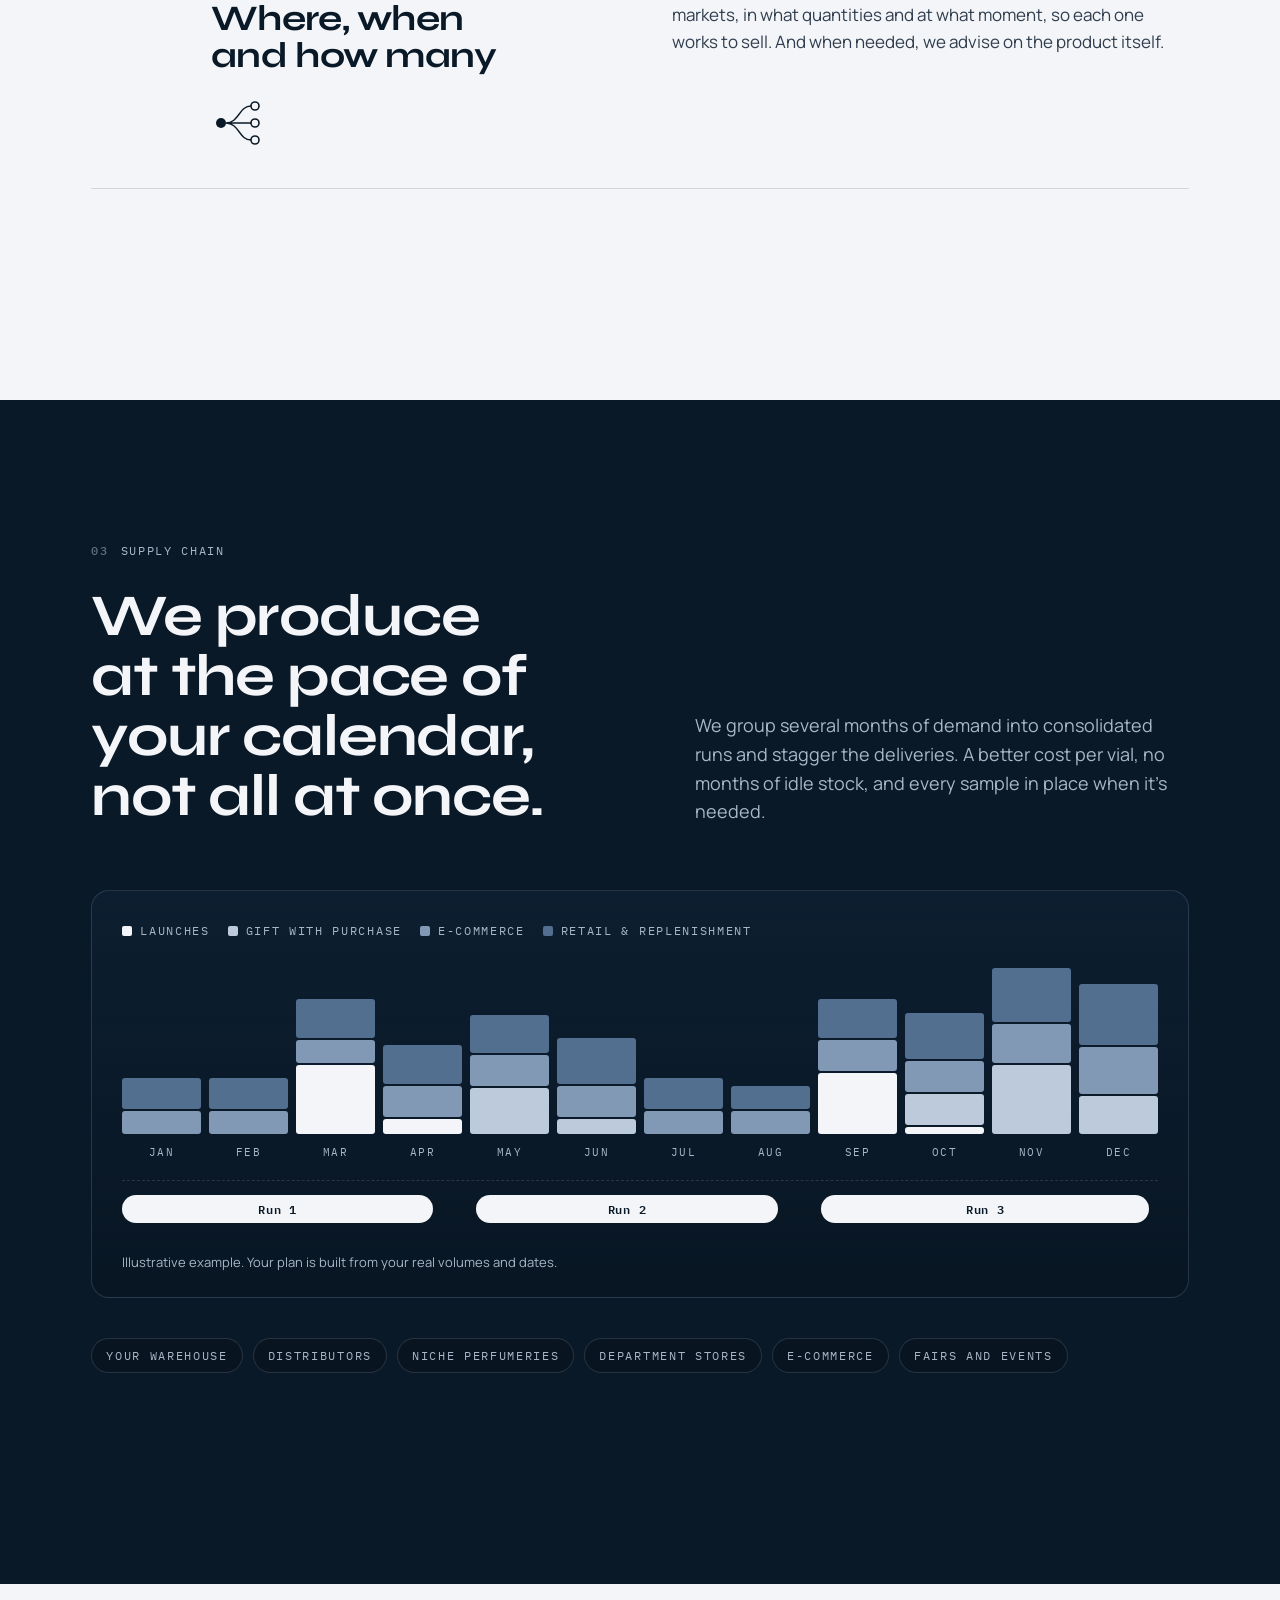
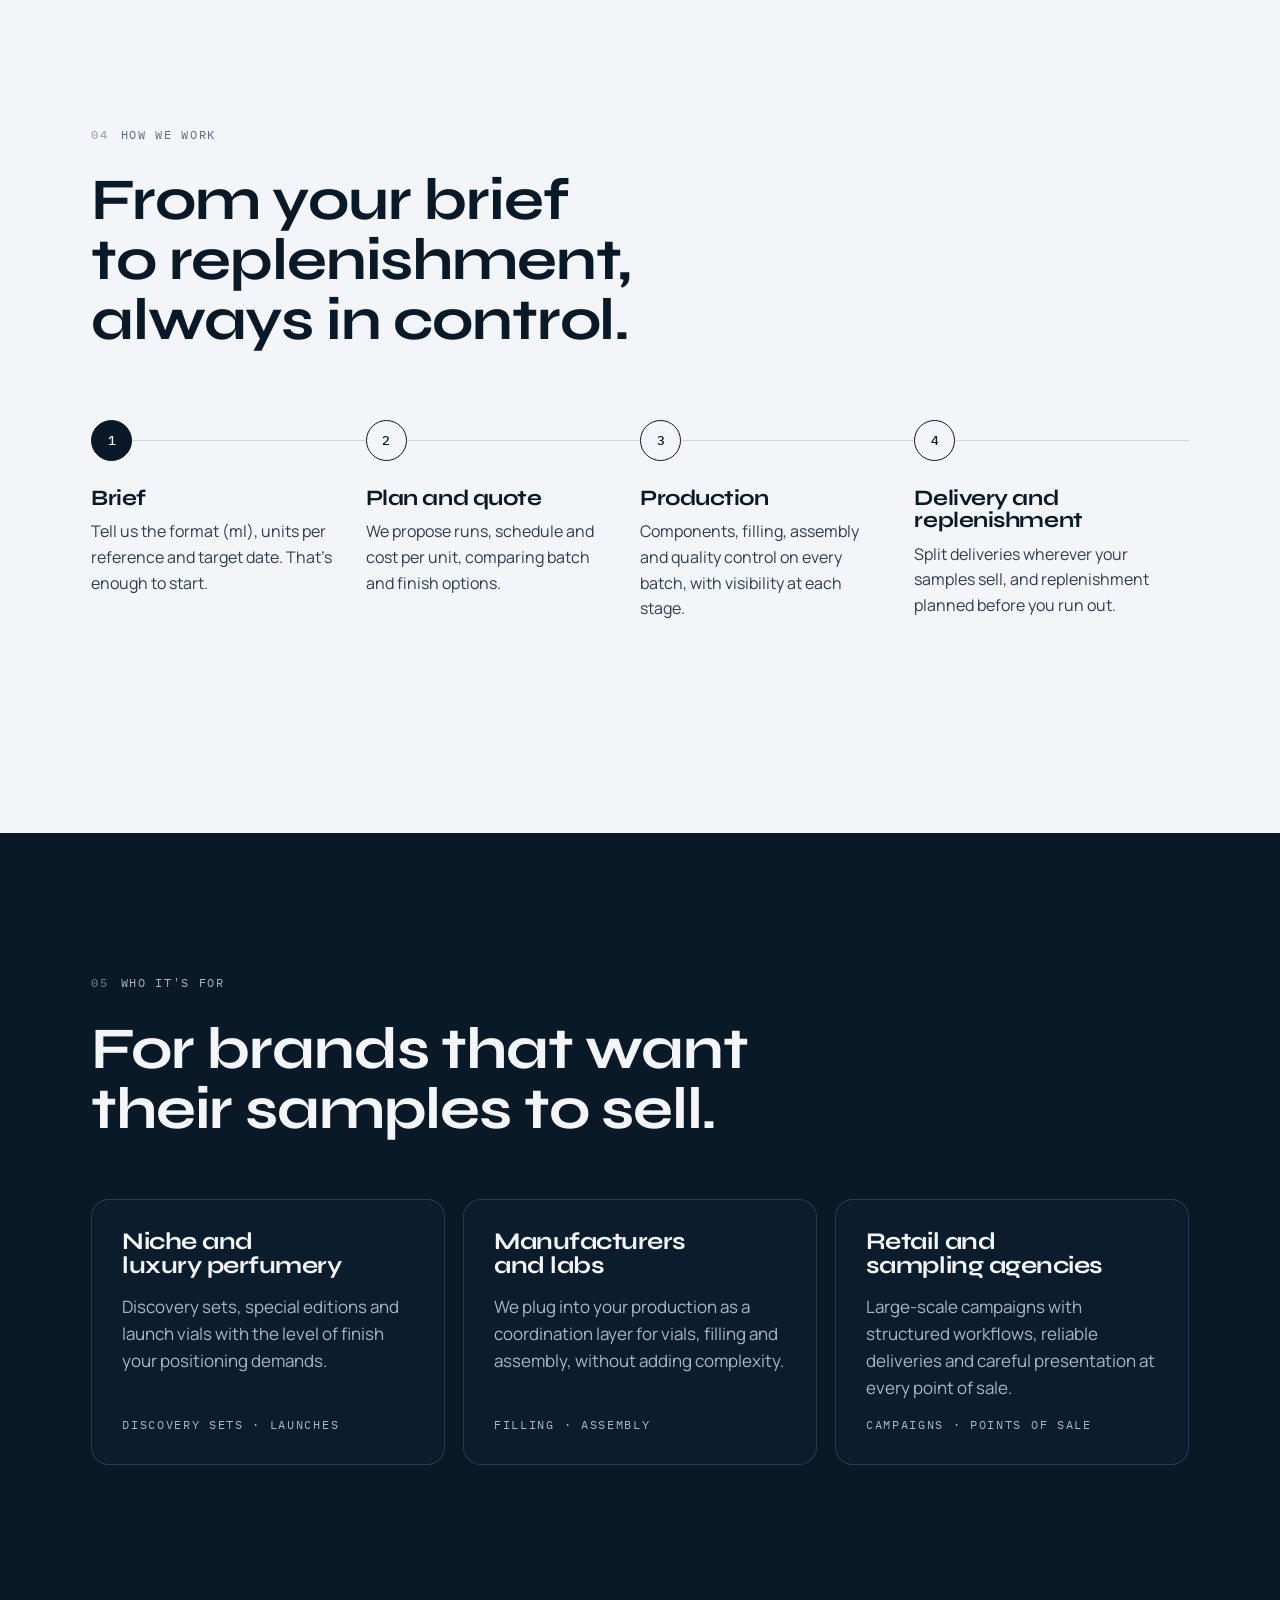
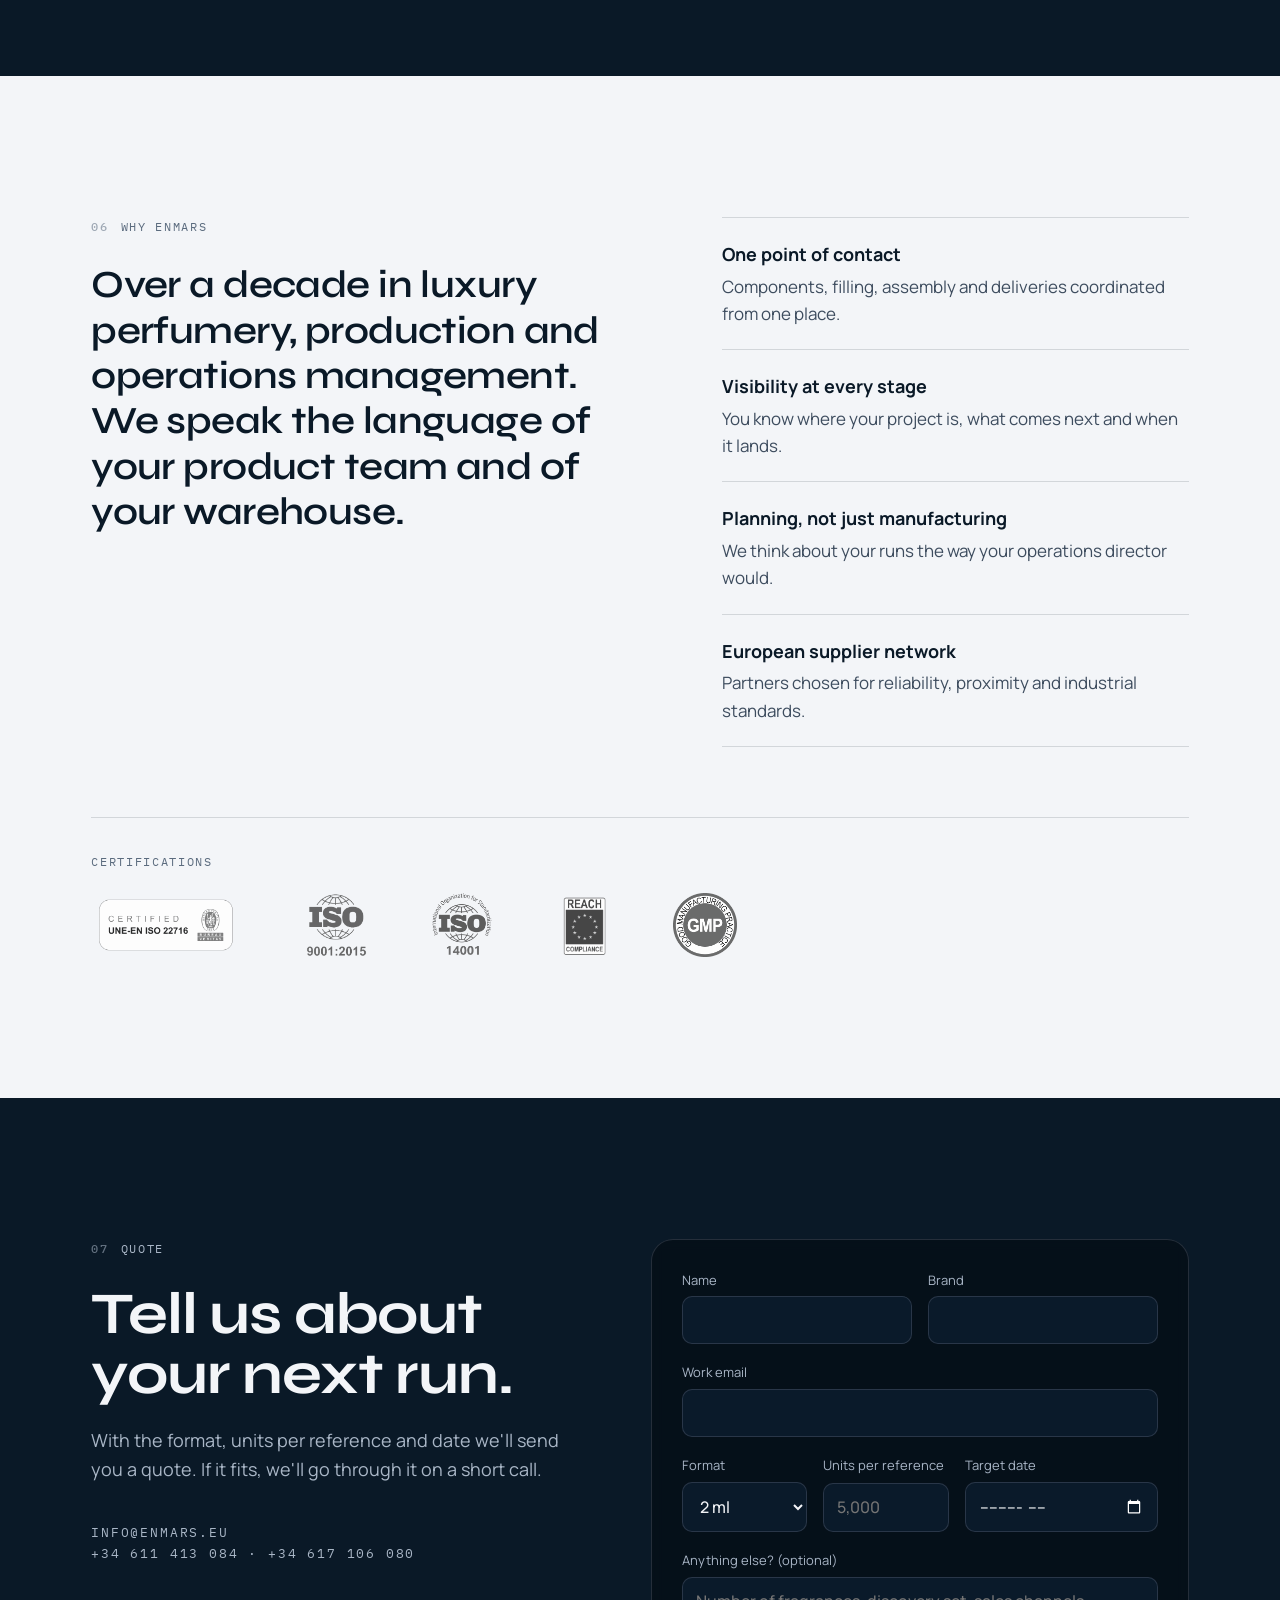
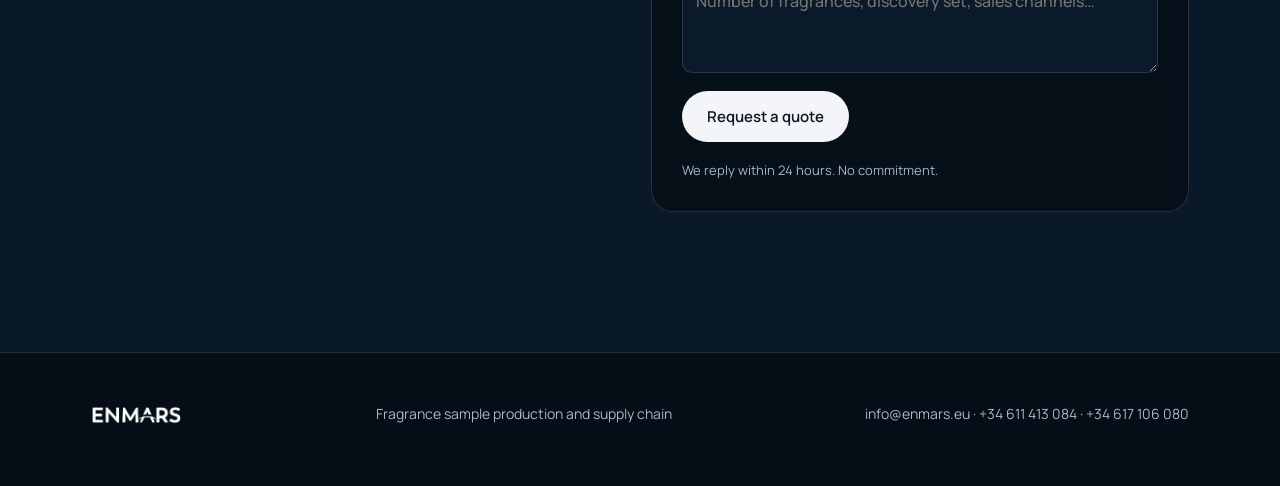
<file: thanks/index.html>
<!DOCTYPE html>
<html lang="es"><head><meta charset="utf-8"><title>ENMARS</title>
<link rel="canonical" href="https://enmars.eu/">
<meta name="robots" content="noindex">
<meta http-equiv="refresh" content="0; url=/">
<script>location.replace("/")</script></head>
<body><a href="/">ENMARS</a></body></html>
</file>
<file: assets/css/v2.css>
/* ENMARS v2 — estilos */
/* Layout idea: a planet's lit limb (the crossbar of the A in ENMARS) is the recurring line — hero horizon, section dividers, chart baseline. */
:root {
  --space: #050d16;
  --navy: #0a1927;
  --navy-2: #10243a;
  --moon: #f3f5f8;
  --mist: #a9b6c6;
  --glow: #dfe9ff;
  --ink: #0a1927;
  --line-d: rgba(223, 233, 255, .14);
  --line-l: rgba(10, 25, 39, .14);
  --display: "Syne", "Manrope", system-ui, sans-serif;
  --body: "Manrope", system-ui, -apple-system, sans-serif;
  --mono: "IBM Plex Mono", ui-monospace, Menlo, monospace;
  --max: 1200px;
  --gut: clamp(18px, 4vw, 56px);
  color-scheme: dark;
}
* { box-sizing: border-box; }
html { scroll-behavior: smooth; }
body { margin: 0; background: var(--space); color: var(--moon); font-family: var(--body); font-size: 17px; line-height: 1.6; -webkit-font-smoothing: antialiased; }
img, svg, canvas { display: block; max-width: 100%; }
a { color: inherit; }
h1, h2, h3 { font-family: var(--display); font-weight: 700; line-height: 1.02; letter-spacing: -.02em; margin: 0; text-wrap: balance; }
p { margin: 0; }
.wrap { max-width: var(--max); margin: 0 auto; padding: 0 var(--gut); }
.mono { font-family: var(--mono); font-size: 12px; letter-spacing: .14em; text-transform: uppercase; }
:focus-visible { outline: 2px solid var(--glow); outline-offset: 3px; }

/* NAV */
.nav { position: fixed; inset: 0 0 auto 0; z-index: 30; transition: background .3s, border-color .3s; border-bottom: 1px solid transparent; }
.nav.solid { background: rgba(5, 13, 22, .82); backdrop-filter: blur(12px); border-color: var(--line-d); }
.nav .wrap { display: flex; align-items: center; gap: 28px; height: 72px; }
.nav .logo img { height: 22px; width: auto; }
.nav .links { display: flex; gap: 26px; margin-left: auto; font-size: 14px; font-weight: 500; }
.nav .links a { text-decoration: none; opacity: .8; }
.nav .links a:hover { opacity: 1; }
.lang { display: flex; border: 1px solid var(--line-d); border-radius: 999px; overflow: hidden; }
.lang a { background: none; border: 0; color: var(--mist); font: 500 12px var(--mono); letter-spacing: .1em; padding: 7px 11px; cursor: pointer; text-decoration: none; }
.lang a[aria-current] { background: var(--moon); color: var(--navy); }
.btn { display: inline-flex; align-items: center; gap: 10px; border-radius: 999px; padding: 14px 24px; font: 600 15px var(--body); text-decoration: none; cursor: pointer; border: 1px solid transparent; transition: transform .2s, background .2s, color .2s; }
.btn-primary { background: var(--moon); color: var(--navy); }
.btn-primary:hover { background: #fff; transform: translateY(-1px); }
.btn-ghost { border-color: var(--line-d); color: var(--moon); background: transparent; }
.btn-ghost:hover { border-color: var(--moon); }
.nav .btn { padding: 10px 18px; font-size: 14px; }

/* HERO */
.hero { position: relative; min-height: min(100svh, 980px); display: flex; align-items: flex-end; overflow: hidden; background: var(--space); }
.hero canvas { position: absolute; inset: 0; width: 100%; height: 100%; }
.hero .content { position: relative; z-index: 2; padding-top: 140px; padding-bottom: clamp(120px, 26vh, 260px); width: 100%; }
.hero .eyebrow { color: var(--mist); margin-bottom: 26px; display: flex; gap: 14px; align-items: center; }
.hero .eyebrow::before { content: ""; width: 34px; height: 1px; background: currentColor; }
.hero h1 { font-size: clamp(40px, 6vw, 84px); max-width: 14ch; font-weight: 800; }
.hero h1 em { font-style: normal; color: transparent; -webkit-text-stroke: 1.4px var(--moon); }
.hero .sub { margin-top: 28px; max-width: 58ch; font-size: clamp(16px, 1.5vw, 19px); color: #d3dbe6; }
.hero .ctas { margin-top: 32px; display: flex; gap: 14px; flex-wrap: wrap; }
.chips { margin-top: 28px; display: flex; gap: 10px; flex-wrap: wrap; }
.chip { border: 1px solid var(--line-d); border-radius: 999px; padding: 7px 14px; color: var(--mist); background: rgba(5, 13, 22, .4); }
.scrollcue { position: absolute; left: 50%; bottom: 22px; transform: translateX(-50%); z-index: 2; color: var(--mist); }

/* SECTIONS */
section { position: relative; }
.sec { padding: clamp(80px, 11vw, 150px) 0; }
.light { background: var(--moon); color: var(--ink); color-scheme: light; }
.navy { background: var(--navy); }
.label { display: flex; align-items: center; gap: 12px; margin-bottom: 26px; color: var(--mist); }
.light .label { color: #5b6b7e; }
.label b { font-weight: 500; color: inherit; opacity: .55; }
.h2 { font-size: clamp(34px, 4.6vw, 64px); max-width: 18ch; }
.lead { margin-top: 22px; max-width: 60ch; font-size: 18px; color: var(--mist); }
.light .lead { color: #3d4c5e; }

/* limb divider: the A-crossbar curve */
.limb { display: block; width: 100%; height: 70px; }
.limb path { fill: none; stroke-width: 1.5; }

/* PROBLEM */
.problem .grid { margin-top: 60px; display: grid; grid-template-columns: repeat(3, 1fr); border-top: 1px solid var(--line-d); }
.problem .cell { padding: 34px 30px 0 0; }
.problem .cell + .cell { padding-left: 30px; border-left: 1px solid var(--line-d); }
.problem .cell h3 { font-size: 22px; margin: 14px 0 10px; font-weight: 600; }
.problem .cell p { color: var(--mist); }
.problem .close { margin-top: 70px; font-family: var(--display); font-size: clamp(24px, 2.6vw, 36px); font-weight: 600; max-width: 30ch; line-height: 1.2; }

/* SERVICES */
.services .list { margin-top: 70px; display: grid; gap: 0; border-top: 1px solid var(--line-l); }
.svc { display: grid; grid-template-columns: 90px 1fr 1.2fr; gap: 30px; padding: 38px 0; border-bottom: 1px solid var(--line-l); align-items: start; transition: background .3s; }
.svc .num { font-family: var(--mono); font-size: 13px; color: #5b6b7e; padding-top: 8px; }
.svc .kicker { font-family: var(--mono); font-size: 12px; letter-spacing: .14em; text-transform: uppercase; color: #5b6b7e; margin-bottom: 8px; }
.svc h3 { font-size: clamp(26px, 2.8vw, 38px); font-weight: 700; }
.svc p { color: #2f3d4e; padding-top: 6px; }
.svc .icon { width: 54px; height: 54px; margin-top: 22px; }

/* SUPPLY CHAIN CHART */
.chain .wrap > .top { display: grid; grid-template-columns: 1.1fr 1fr; gap: 60px; align-items: end; }
.chart { margin-top: 64px; border: 1px solid var(--line-d); border-radius: 18px; padding: 30px 30px 24px; background: linear-gradient(180deg, rgba(16, 36, 58, .5), rgba(5, 13, 22, .2)); }
.chart .legend { display: flex; flex-wrap: wrap; gap: 18px; color: var(--mist); margin-bottom: 24px; }
.chart .legend span { display: inline-flex; align-items: center; gap: 8px; }
.chart .legend i { width: 10px; height: 10px; border-radius: 2px; display: inline-block; }
.bars { display: grid; grid-template-columns: repeat(12, 1fr); gap: 8px; align-items: end; height: 170px; }
.bar { display: flex; flex-direction: column-reverse; gap: 2px; height: 100%; justify-content: flex-start; }
.bar i { display: block; border-radius: 3px; }
.months { display: grid; grid-template-columns: repeat(12, 1fr); gap: 8px; margin-top: 10px; color: var(--mist); text-align: center; font-size: 11px; }
.batches { position: relative; height: 54px; margin-top: 18px; border-top: 1px dashed var(--line-d); }
.batch { position: absolute; top: 14px; height: 28px; border-radius: 999px; background: var(--moon); color: var(--navy); font: 600 12px var(--mono); display: flex; align-items: center; justify-content: center; letter-spacing: .06em; white-space: nowrap; }
.chart .note { margin-top: 18px; color: var(--mist); font-size: 13px; }
.dests { margin-top: 40px; display: flex; flex-wrap: wrap; gap: 10px; }

/* PROCESS */
.steps { margin-top: 70px; display: grid; grid-template-columns: repeat(4, 1fr); gap: 0; position: relative; }
.steps::before { content: ""; position: absolute; top: 20px; left: 0; right: 0; height: 1px; background: var(--line-l); }
.step { padding-right: 26px; position: relative; }
.step .dot { width: 41px; height: 41px; border-radius: 50%; background: var(--moon); border: 1px solid var(--ink); display: grid; place-items: center; font: 500 13px var(--mono); position: relative; }
.step:first-child .dot { background: var(--ink); color: var(--moon); }
.step h3 { font-size: 22px; margin: 26px 0 10px; font-weight: 700; }
.step p { color: #2f3d4e; font-size: 16px; }

/* WHO */
.who .cards { margin-top: 60px; display: grid; grid-template-columns: repeat(3, 1fr); gap: 18px; }
.card { border: 1px solid var(--line-d); border-radius: 18px; padding: 30px; background: rgba(16, 36, 58, .35); display: flex; flex-direction: column; gap: 14px; min-height: 250px; }
.card h3 { font-size: 24px; font-weight: 700; }
.card p { color: var(--mist); }
.card .mono { color: var(--mist); margin-top: auto; }

/* WHY */
.why .wrap { display: grid; grid-template-columns: 1.2fr 1fr; gap: 70px; align-items: start; }
.why blockquote { margin: 0; font-family: var(--display); font-weight: 600; font-size: clamp(26px, 3vw, 42px); line-height: 1.18; letter-spacing: -.015em; }
.why ul { list-style: none; margin: 0; padding: 0; display: grid; gap: 0; border-top: 1px solid var(--line-l); }
.why li { padding: 22px 0; border-bottom: 1px solid var(--line-l); }
.why li b { display: block; font-size: 18px; margin-bottom: 4px; }
.why li span { color: #3d4c5e; }

.certs { grid-column: 1 / -1; border-top: 1px solid var(--line-l); padding-top: 34px; }
.certs .label { margin-bottom: 22px; }
.certs .logos { display: flex; flex-wrap: wrap; align-items: center; gap: clamp(24px, 5vw, 64px); }
.certs img { height: 64px; width: auto; filter: grayscale(1) contrast(1.1); opacity: .85; transition: filter .3s, opacity .3s; }
.certs img:hover { filter: none; opacity: 1; }
/* CTA / FORM */
.cta { overflow: hidden; }
.cta canvas { position: absolute; inset: 0; width: 100%; height: 100%; }
.cta .wrap { position: relative; display: grid; grid-template-columns: 1fr 1.1fr; gap: 70px; align-items: start; }
form { background: rgba(5, 13, 22, .72); border: 1px solid var(--line-d); border-radius: 22px; padding: 30px; backdrop-filter: blur(6px); display: grid; gap: 18px; }
.row2 { display: grid; grid-template-columns: 1fr 1fr; gap: 16px; }
.row3 { display: grid; grid-template-columns: 1fr 1fr 1fr; gap: 16px; }
label { display: grid; gap: 6px; font-size: 13px; color: var(--mist); }
input, select, textarea { font: 500 16px var(--body); color: var(--moon); background: rgba(16, 36, 58, .55); border: 1px solid var(--line-d); border-radius: 10px; padding: 12px 13px; width: 100%; }
textarea { min-height: 96px; resize: vertical; }
input:focus, select:focus, textarea:focus { outline: none; border-color: var(--glow); }
.formnote { font-size: 13px; color: var(--mist); }
.ok { display: none; padding: 14px; border-radius: 10px; background: rgba(223, 233, 255, .1); }

footer { background: var(--space); border-top: 1px solid var(--line-d); padding: 50px 0 60px; color: var(--mist); font-size: 14px; }
footer .wrap { display: flex; flex-wrap: wrap; gap: 30px; justify-content: space-between; align-items: center; }
footer img { height: 18px; width: auto; }

/* reveal */
.rv { transition: transform .9s cubic-bezier(.2, .7, .2, 1), opacity .9s; }
.rv.pre { transform: translateY(28px); opacity: .25; }

@media (max-width: 900px) {
  .nav .links { display: none; }
  .nav .wrap { gap: 14px; }
  .nav .lang { margin-left: auto; }
  .problem .grid, .who .cards, .steps, .why .wrap, .cta .wrap, .chain .wrap > .top { grid-template-columns: 1fr; }
  .problem .cell + .cell { border-left: 0; padding-left: 0; border-top: 1px solid var(--line-d); margin-top: 26px; }
  .svc { grid-template-columns: 1fr; gap: 10px; }
  .svc .icon { display: none; }
  .steps { gap: 34px; }
  .steps::before { display: none; }
  .row2, .row3 { grid-template-columns: 1fr; }
  .bars { height: 130px; gap: 4px; }
  .months { gap: 4px; font-size: 9px; }
}
@media (prefers-reduced-motion: reduce) {
  html { scroll-behavior: auto; }
  .rv, .rv.pre { transition: none; transform: none; opacity: 1; }
}
</file>
